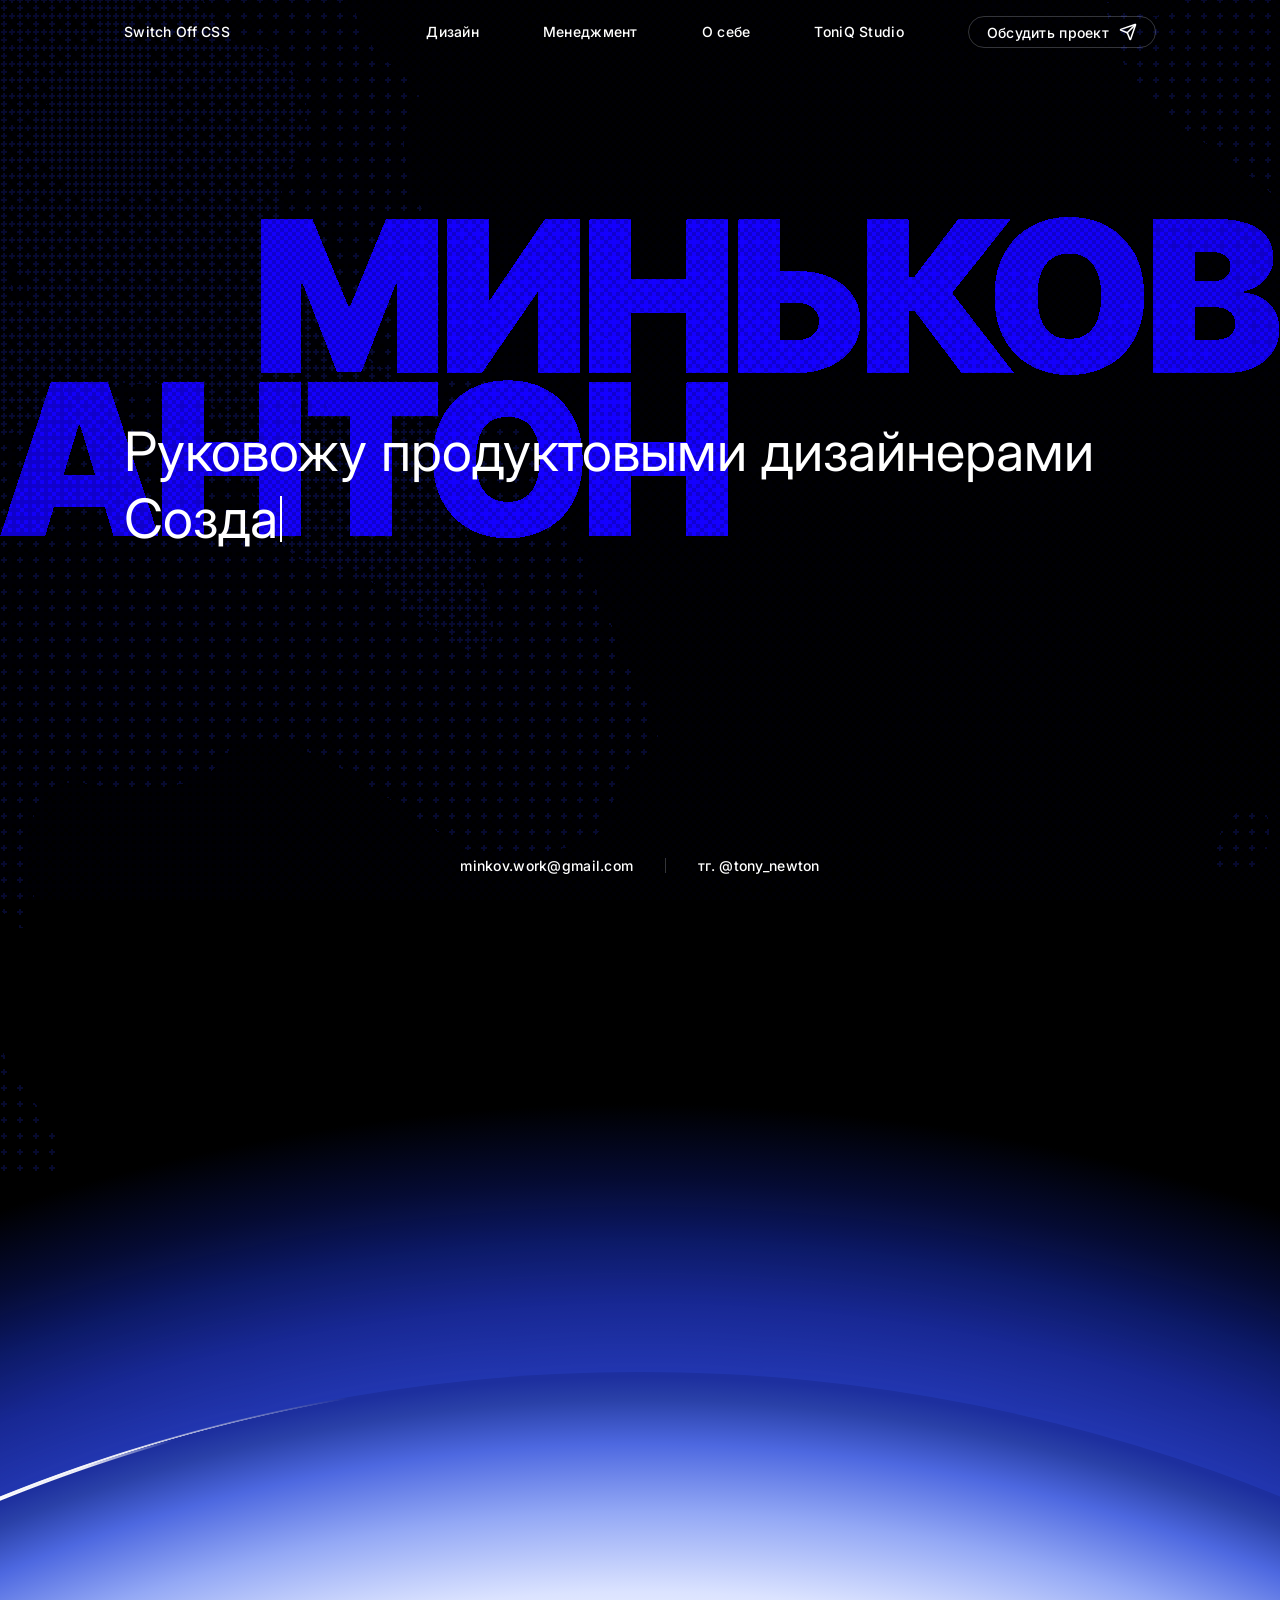
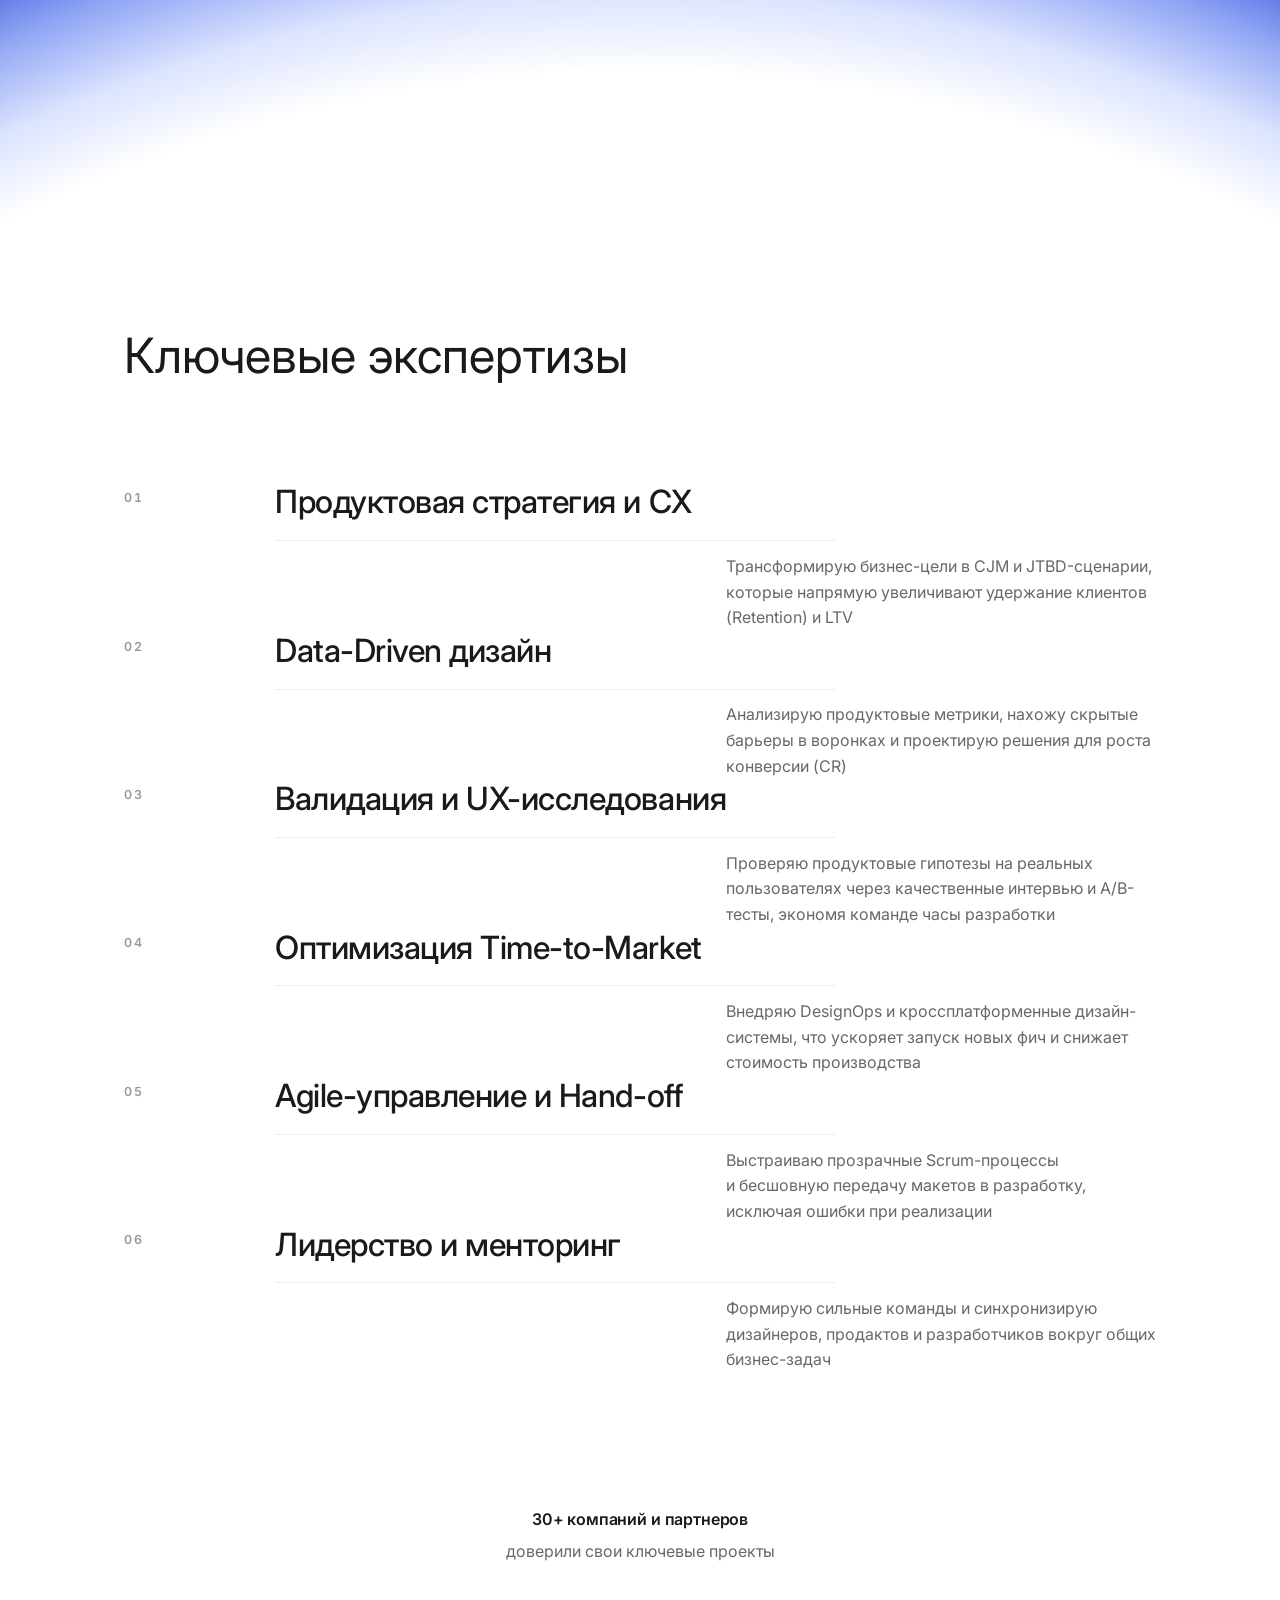
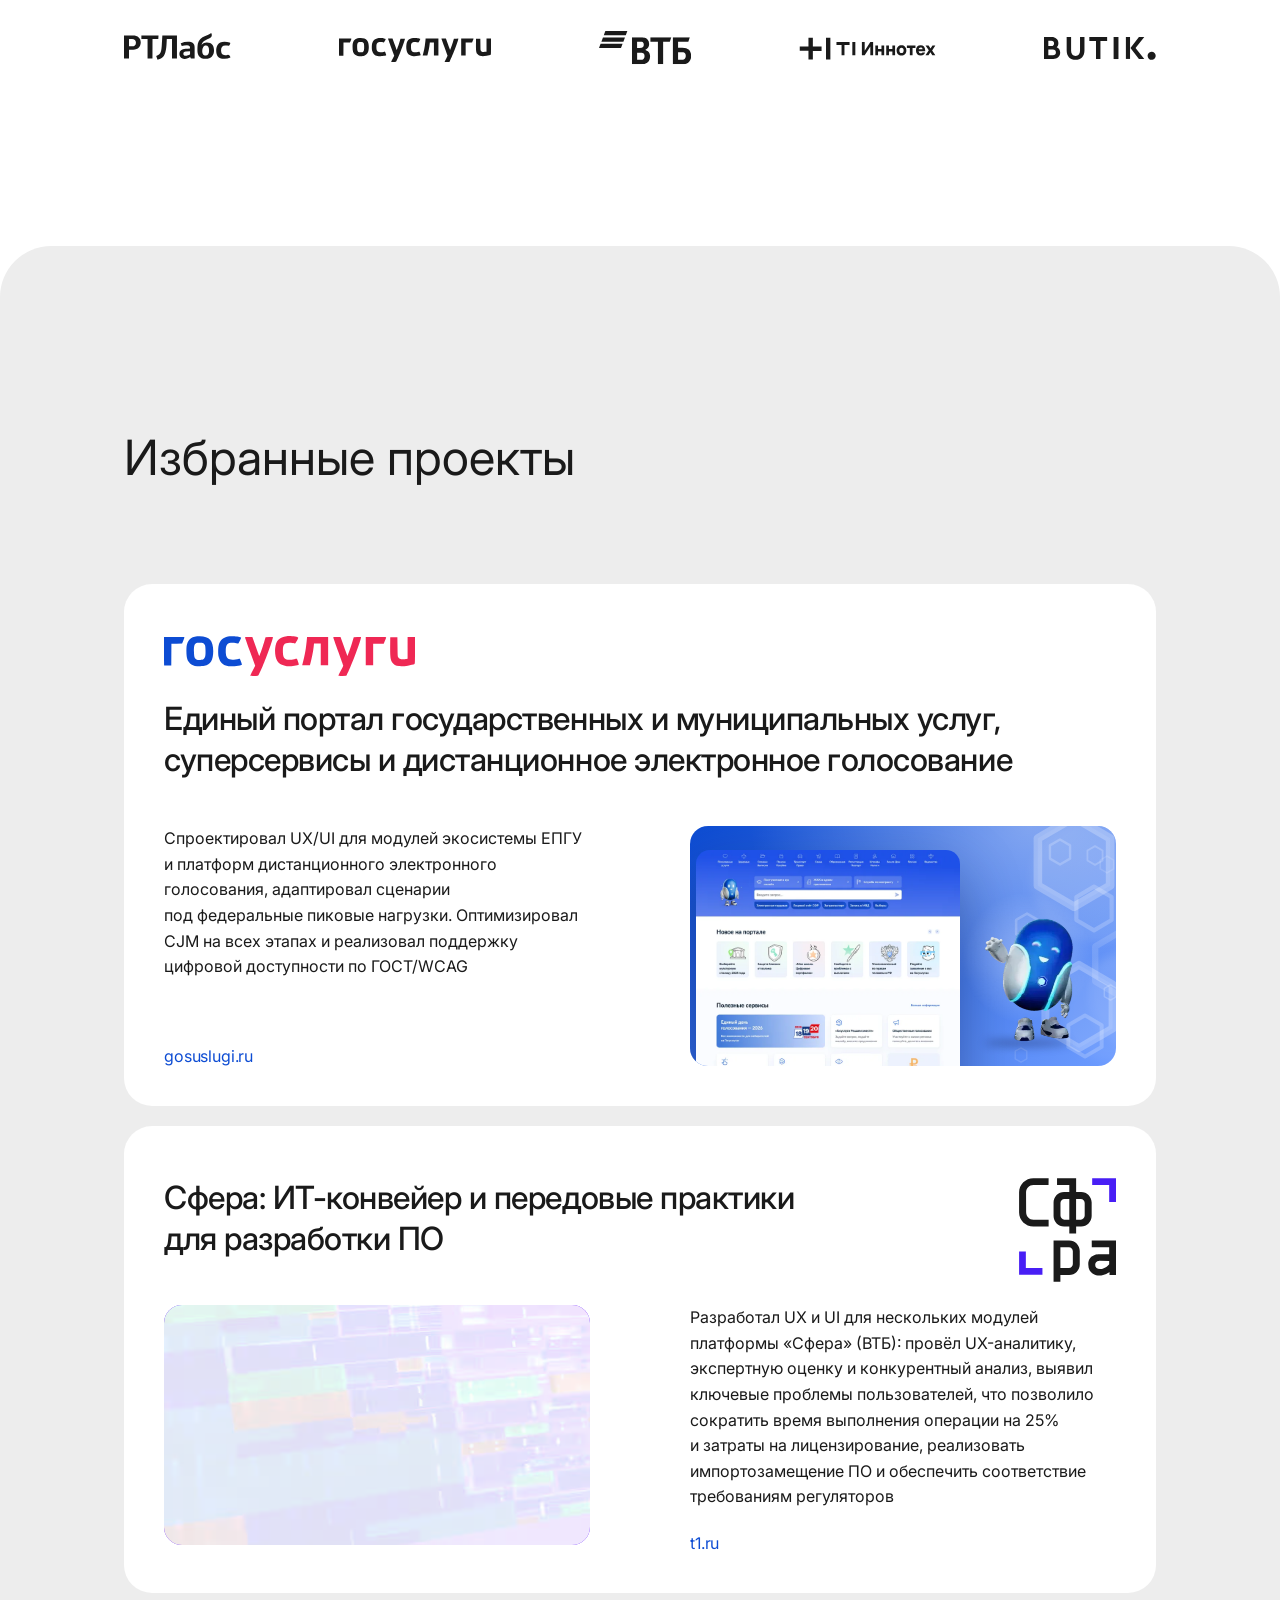
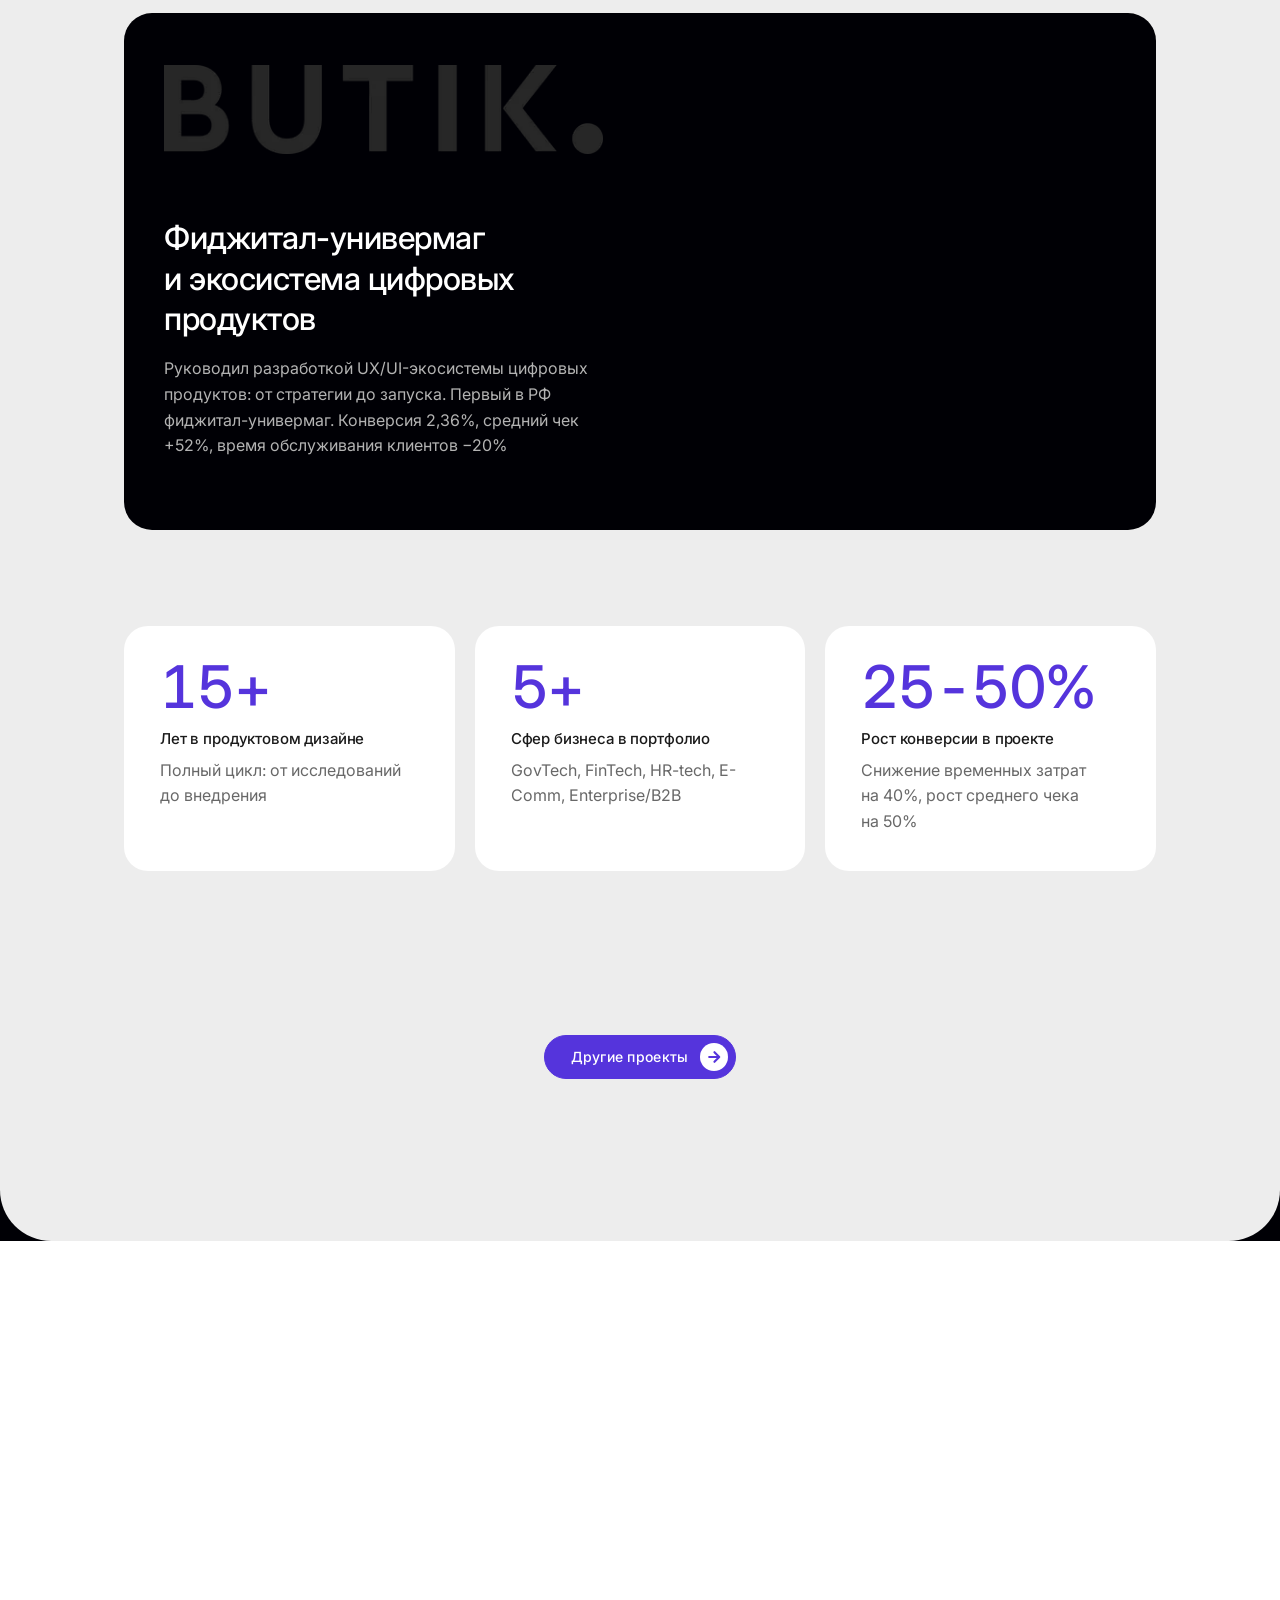
<file: index.html>
<!DOCTYPE html>
<html lang="ru">
<head>
<meta charset="UTF-8">
<meta name="viewport" content="width=device-width, initial-scale=1.0">
<title>Антон Миньков — Портфолио</title>
<meta name="description" content="Head of Product Design / Product Design Lead. Проектирую сложные цифровые экосистемы: госсервисы, FinTech, E-commerce. 19+ лет опыта.">
<link rel="icon" href="data:image/svg+xml,%3Csvg xmlns='http://www.w3.org/2000/svg' viewBox='0 0 64 64'%3E%3Crect width='64' height='64' rx='14' fill='%237566F6'/%3E%3Ctext x='32' y='44' font-size='30' font-family='Arial' font-weight='700' fill='white' text-anchor='middle'%3EAM%3C/text%3E%3C/svg%3E">
<link rel="preconnect" href="https://fonts.googleapis.com">
<link rel="preconnect" href="https://fonts.gstatic.com" crossorigin>
<link href="https://fonts.googleapis.com/css2?family=Inter:wght@400;500;600;700;800&display=swap" rel="stylesheet">
<link rel="stylesheet" href="assets/css/style.css?v=76">
</head>
<body class="home">

<svg class="key-defs" aria-hidden="true" focusable="false" width="0" height="0">
	<mask id="btn-arrow-mask" maskUnits="userSpaceOnUse" x="0" y="0" width="32" height="32">
		<rect x="0" y="0" width="32" height="32" fill="#fff"/>
		<path d="M10.5 16H21M16.5 10.5L22 16l-5.5 5.5" fill="none" stroke="#000" stroke-width="2.4" stroke-linecap="round" stroke-linejoin="round"/>
	</mask>
</svg>

<header class="navbar" id="navbar">
	<nav class="nav">
		<a class="logo" href="index.html">Антон Миньков</a>
		<a class="logo-alt" href="switch-off-css.html">Switch Off CSS</a>
		<div class="menu">
			<a href="design.html">Дизайн</a>
			<a href="management.html">Менеджмент</a>
			<a href="kontakty.html">О себе</a>
			<a class="toniq-link" href="toniq-studio.html"><span class="toniq-text">ToniQ Studio</span><span class="toniq-bubbles" aria-hidden="true"><i></i><i></i><i></i><i></i><i></i><i></i><i></i><i></i><i></i><i></i><i></i><i></i><i></i><i></i><i></i><i></i><i></i><i></i><i></i><i></i><i></i><i></i><i></i><i></i><i></i><i></i><i></i><i></i><i></i><i></i><i></i><i></i><i></i><i></i></span></a>
		</div>
		<a class="nav-cta" href="kontakty.html"><span>Обсудить проект</span><span class="nav-cta-icon" aria-hidden="true"><svg viewBox="0 0 24 24" focusable="false"><path d="M14.536 21.686a.5.5 0 0 0 .937-.024l6.5-19a.496.496 0 0 0-.635-.635l-19 6.5a.5.5 0 0 0-.024.937l7.93 3.18a2 2 0 0 1 1.112 1.11z"/><path d="m21.854 2.147-10.94 10.939"/></svg><svg viewBox="0 0 24 24" focusable="false"><path d="M14.536 21.686a.5.5 0 0 0 .937-.024l6.5-19a.496.496 0 0 0-.635-.635l-19 6.5a.5.5 0 0 0-.024.937l7.93 3.18a2 2 0 0 1 1.112 1.11z"/><path d="m21.854 2.147-10.94 10.939"/></svg></span></a>
	</nav>
	<button class="hamburger" id="hamburger" aria-label="Меню"><span></span></button>
</header>

<div class="overlay">
	<a href="design.html">Дизайн</a>
	<a href="management.html">Менеджмент</a>
	<a href="kontakty.html">О себе</a>
	<a href="toniq-studio.html">ToniQ Studio</a>
</div>

<main>
	<section class="hero" id="top">
		<div class="hero-bg" aria-hidden="true">
			<svg class="hero-liquid-fallback" id="heroLiquidLogo" viewBox="0 0 1694 426" preserveAspectRatio="xMidYMid meet">
				<path d="M59.6591 422.42H0L67.2159 218.784H142.784L210 422.42H150.341L105.795 274.864H104.205L59.6591 422.42ZM48.5227 342.08H160.682V383.443H48.5227V342.08Z"/>
				<path d="M214.813 422.42V218.784H270.097V298.33H343.279V218.784H398.563V422.42H343.279V342.875H270.097V422.42H214.813Z"/>
				<path d="M407.445 263.33V218.784H579.433V263.33H518.183V422.42H463.695V263.33H407.445Z"/>
				<path d="M771.142 320.602C771.142 343.273 766.734 362.397 757.917 377.974C749.101 393.486 737.202 405.252 722.221 413.273C707.24 421.227 690.536 425.205 672.108 425.205C653.547 425.205 636.776 421.194 621.795 413.173C606.881 405.086 595.015 393.287 586.199 377.776C577.449 362.198 573.074 343.14 573.074 320.602C573.074 297.932 577.449 278.841 586.199 263.33C595.015 247.752 606.881 235.986 621.795 228.031C636.776 220.01 653.547 216 672.108 216C690.536 216 707.24 220.01 722.221 228.031C737.202 235.986 749.101 247.752 757.917 263.33C766.734 278.841 771.142 297.932 771.142 320.602ZM714.267 320.602C714.267 308.405 712.643 298.131 709.395 289.778C706.213 281.36 701.473 274.996 695.176 270.688C688.945 266.312 681.256 264.125 672.108 264.125C662.96 264.125 655.237 266.312 648.94 270.688C642.709 274.996 637.969 281.36 634.721 289.778C631.54 298.131 629.949 308.405 629.949 320.602C629.949 332.799 631.54 343.107 634.721 351.526C637.969 359.878 642.709 366.241 648.94 370.616C655.237 374.925 662.96 377.08 672.108 377.08C681.256 377.08 688.945 374.925 695.176 370.616C701.473 366.241 706.213 359.878 709.395 351.526C712.643 343.107 714.267 332.799 714.267 320.602Z"/>
				<path d="M779.921 422.42V218.784H835.205V298.33H908.387V218.784H963.671V422.42H908.387V342.875H835.205V422.42H779.921Z"/>
				<path d="M344.791 2.78409H413.598L460.927 118.125H463.314L510.643 2.78409H579.45V206.42H525.359V88.6932H523.768L478.427 204.83H445.814L400.473 87.8977H398.882V206.42H344.791V2.78409Z"/>
				<path d="M591.65 2.78409H646.934V109.375H648.525L720.912 2.78409H767.844V206.42H712.559V99.4318H711.366L637.787 206.42H591.65V2.78409Z"/>
				<path d="M779.994 206.42V2.78409H835.278V82.3295H908.46V2.78409H963.744V206.42H908.46V126.875H835.278V206.42H779.994Z"/>
				<path d="M1010.99 71.1932H1053.15C1070.32 71.1932 1085.3 73.9441 1098.1 79.446C1110.96 84.9479 1120.93 92.7036 1128.03 102.713C1135.18 112.723 1138.73 124.489 1138.66 138.011C1138.73 151.534 1135.18 163.433 1128.03 173.707C1120.93 183.982 1110.96 192.003 1098.1 197.77C1085.3 203.537 1070.32 206.42 1053.15 206.42H977.187V2.78409H1032.47V163.068H1053.15C1059.85 163.068 1065.45 161.974 1069.96 159.787C1074.53 157.599 1077.98 154.583 1080.3 150.739C1082.68 146.894 1083.84 142.519 1083.78 137.614C1083.84 130.653 1081.26 124.886 1076.02 120.313C1070.79 115.672 1063.16 113.352 1053.15 113.352H1010.99V71.1932Z"/>
				<path d="M1272.62 206.42L1210.17 124.091H1202.42V206.42H1147.13V2.78409H1202.42V79.5455H1209.58L1268.04 2.78409H1337.65L1260.09 100.625L1342.02 206.42H1272.62Z"/>
				<path d="M1514.28 104.602C1514.28 127.273 1509.87 146.397 1501.06 161.974C1492.24 177.486 1480.34 189.252 1465.36 197.273C1450.38 205.227 1433.68 209.205 1415.25 209.205C1396.69 209.205 1379.92 205.194 1364.94 197.173C1350.02 189.086 1338.16 177.287 1329.34 161.776C1320.59 146.198 1316.21 127.14 1316.21 104.602C1316.21 81.9318 1320.59 62.8409 1329.34 47.3296C1338.16 31.7519 1350.02 19.9858 1364.94 12.0312C1379.92 4.01042 1396.69 0 1415.25 0C1433.68 0 1450.38 4.01042 1465.36 12.0312C1480.34 19.9858 1492.24 31.7519 1501.06 47.3296C1509.87 62.8409 1514.28 81.9318 1514.28 104.602ZM1457.41 104.602C1457.41 92.4053 1455.78 82.1307 1452.54 73.7784C1449.35 65.3599 1444.61 58.9962 1438.32 54.6875C1432.09 50.3125 1424.4 48.125 1415.25 48.125C1406.1 48.125 1398.38 50.3125 1392.08 54.6875C1385.85 58.9962 1381.11 65.3599 1377.86 73.7784C1374.68 82.1307 1373.09 92.4053 1373.09 104.602C1373.09 116.799 1374.68 127.107 1377.86 135.526C1381.11 143.878 1385.85 150.241 1392.08 154.616C1398.38 158.925 1406.1 161.08 1415.25 161.08C1424.4 161.08 1432.09 158.925 1438.32 154.616C1444.61 150.241 1449.35 143.878 1452.54 135.526C1455.78 127.107 1457.41 116.799 1457.41 104.602Z"/>
				<path d="M1525.86 206.42V2.78409H1614.16C1629.67 2.78409 1642.69 4.87216 1653.23 9.0483C1663.84 13.2244 1671.83 19.1241 1677.2 26.7472C1682.63 34.3703 1685.35 43.3523 1685.35 53.6932C1685.35 61.1837 1683.69 68.0114 1680.38 74.1761C1677.13 80.3409 1672.56 85.5114 1666.66 89.6875C1660.76 93.7974 1653.86 96.6477 1645.97 98.2386V100.227C1654.72 100.559 1662.68 102.779 1669.84 106.889C1677 110.933 1682.7 116.534 1686.94 123.693C1691.18 130.786 1693.3 139.138 1693.3 148.75C1693.3 159.886 1690.39 169.796 1684.55 178.48C1678.79 187.164 1670.57 193.991 1659.9 198.963C1649.22 203.935 1636.5 206.42 1621.71 206.42H1525.86ZM1581.15 162.273H1607C1616.28 162.273 1623.24 160.549 1627.88 157.102C1632.52 153.589 1634.84 148.419 1634.84 141.591C1634.84 136.818 1633.74 132.775 1631.56 129.46C1629.37 126.146 1626.25 123.627 1622.21 121.903C1618.23 120.18 1613.43 119.318 1607.79 119.318H1581.15V162.273ZM1581.15 85.1136H1603.82C1608.65 85.1136 1612.93 84.3513 1616.64 82.8267C1620.35 81.3021 1623.24 79.1146 1625.29 76.2642C1627.41 73.3475 1628.47 69.8011 1628.47 65.625C1628.47 59.3276 1626.22 54.5218 1621.71 51.2074C1617.21 47.8267 1611.51 46.1364 1604.61 46.1364H1581.15V85.1136Z"/>
			</svg>
			<canvas id="heroLiquid" aria-hidden="true"></canvas>
		</div>

		<h1 class="sr-only">Антон Миньков</h1>

		<p class="hero-lead">
			<span class="hero-lead-big">Руковожу продуктовыми дизайнерами</span>
			<span class="hero-lead-big">Создаю работающий UX/UI для сервисов</span>
			<span class="hero-lead-big">Решаю сложные задачи бизнеса<br><a class="hero-lead-link" href="kontakty.html"><span class="hero-lead-tw">Обсудить проект</span><span class="hero-lead-caret" aria-hidden="true"></span></a></span>
		</p>

		<div class="hero-bottom">
			<div class="hero-contacts">
				<a class="contact-link" href="mailto:minkov.work@gmail.com">minkov.work@gmail.com</a>
				<span class="contact-sep" aria-hidden="true"></span>
				<a class="contact-link contact-link--tg" href="https://t.me/tony_newton" target="_blank" rel="noopener">
					<span>тг. @tony_newton</span>
					<span class="contact-qr" aria-hidden="true">
						<img src="assets/img/telegram-qr.svg" alt="" width="148" height="148">
					</span>
				</a>
			</div>
		</div>
	</section>

	<section class="expertise" id="expertise">
		<div class="seam" aria-hidden="true">
			<canvas class="seam-crosses" id="seamCrosses"></canvas>
			<span class="seam-veil"></span>
			<span class="seam-line"></span>
			<span class="seam-glint"><i></i></span>
		</div>

		<div class="container">
			<section class="xi" aria-labelledby="xi-title">
				<div class="xi-head reveal">
					<h2 class="xi-title sec-title" id="xi-title">Ключевые экспертизы</h2>
				</div>

				<ol class="xi-list">
					<li class="xi-row reveal">
						<span class="xi-num xi-fill" aria-hidden="true">01</span>
						<h3 class="xi-label"><span class="xi-fill">Продуктовая стратегия и&nbsp;CX</span></h3>
						<p class="xi-desc xi-fill">Трансформирую бизнес-цели в&nbsp;CJM и&nbsp;JTBD-сценарии, которые напрямую увеличивают удержание клиентов (Retention) и&nbsp;LTV</p>
					</li>
					<li class="xi-row reveal">
						<span class="xi-num xi-fill" aria-hidden="true">02</span>
						<h3 class="xi-label"><span class="xi-fill">Data-Driven дизайн</span></h3>
						<p class="xi-desc xi-fill">Анализирую продуктовые метрики, нахожу скрытые барьеры в&nbsp;воронках и&nbsp;проектирую решения для&nbsp;роста конверсии (CR)</p>
					</li>
					<li class="xi-row reveal">
						<span class="xi-num xi-fill" aria-hidden="true">03</span>
						<h3 class="xi-label"><span class="xi-fill">Валидация и&nbsp;UX-исследования</span></h3>
						<p class="xi-desc xi-fill">Проверяю продуктовые гипотезы на&nbsp;реальных пользователях через качественные интервью и&nbsp;A/B-тесты, экономя команде часы разработки</p>
					</li>
					<li class="xi-row reveal">
						<span class="xi-num xi-fill" aria-hidden="true">04</span>
						<h3 class="xi-label"><span class="xi-fill">Оптимизация Time-to-Market</span></h3>
						<p class="xi-desc xi-fill">Внедряю DesignOps и&nbsp;кроссплатформенные дизайн-системы, что ускоряет запуск новых фич и&nbsp;снижает стоимость производства</p>
					</li>
					<li class="xi-row reveal">
						<span class="xi-num xi-fill" aria-hidden="true">05</span>
						<h3 class="xi-label"><span class="xi-fill">Agile-управление и&nbsp;Hand-off</span></h3>
						<p class="xi-desc xi-fill">Выстраиваю прозрачные Scrum-процессы и&nbsp;бесшовную передачу макетов в&nbsp;разработку, исключая ошибки при&nbsp;реализации</p>
					</li>
					<li class="xi-row reveal">
						<span class="xi-num xi-fill" aria-hidden="true">06</span>
						<h3 class="xi-label"><span class="xi-fill">Лидерство и&nbsp;менторинг</span></h3>
						<p class="xi-desc xi-fill">Формирую сильные команды и&nbsp;синхронизирую дизайнеров, продактов и&nbsp;разработчиков вокруг общих бизнес-задач</p>
					</li>
				</ol>
			</section>

			<div class="clients" id="clients">
				<h3 class="clients-title reveal"><strong class="clients-title-strong">30+ компаний и партнеров</strong><br><span class="clients-title-sub">доверили свои ключевые проекты</span></h3>

				<div class="clients-stage" role="img" aria-label="Логотипы компаний-клиентов">
					<div class="clients-row">
						<img src="assets/img/clients/01.svg" alt="" loading="lazy" decoding="async">
						<img src="assets/img/clients/02.svg" alt="" loading="lazy" decoding="async">
						<img src="assets/img/clients/03.svg" alt="" loading="lazy" decoding="async">
						<img src="assets/img/clients/04.svg" alt="" loading="lazy" decoding="async">
						<img src="assets/img/clients/05.svg" alt="" loading="lazy" decoding="async">
					</div>
					<div class="clients-row">
						<img src="assets/img/clients/06.svg" alt="" loading="lazy" decoding="async">
						<img src="assets/img/clients/07.svg" alt="" loading="lazy" decoding="async">
						<img src="assets/img/clients/08.svg" alt="" loading="lazy" decoding="async">
						<img src="assets/img/clients/09.svg" alt="" loading="lazy" decoding="async">
						<img src="assets/img/clients/10.svg" alt="" loading="lazy" decoding="async">
					</div>
					<div class="clients-row">
						<img src="assets/img/clients/11.svg" alt="" loading="lazy" decoding="async">
						<img src="assets/img/clients/12.svg" alt="" loading="lazy" decoding="async">
						<img src="assets/img/clients/13.svg" alt="" loading="lazy" decoding="async">
						<img src="assets/img/clients/14.svg" alt="" loading="lazy" decoding="async">
						<img src="assets/img/clients/15.svg" alt="" loading="lazy" decoding="async">
					</div>
				</div>
			</div>

		</div>
	</section>

	<section class="pcards" id="cases">
		<div class="container">
			<div class="ex-head reveal">
				<h2 class="ex-title sec-title">Избранные проекты</h2>
			</div>

			<div class="pcards-grid">

				<article class="pcard pcard--wide pcard--gosuslugi reveal">
					<div class="pcard-link">
						<img class="pcard-logo pcard-logo--gosuslugi" src="assets/logos/gosuslugi.svg" alt="Госуслуги" width="230" height="36" loading="lazy" decoding="async">
						<h3 class="pcard-title">Единый портал государственных и&nbsp;муниципальных услуг,<br>суперсервисы и&nbsp;дистанционное электронное голосование</h3>
						<p class="pcard-desc">Спроектировал UX/UI для&nbsp;модулей экосистемы ЕПГУ и&nbsp;платформ дистанционного электронного голосования, адаптировал сценарии под&nbsp;федеральные пиковые нагрузки. Оптимизировал CJM на&nbsp;всех этапах и&nbsp;реализовал поддержку цифровой доступности по&nbsp;ГОСТ/WCAG</p>
						<span class="pcard-media">
							<span class="cover-art art-gosuslugi" style="--bg:linear-gradient(135deg,#0D4CD3 0%,#6D9CFF 100%);">
								<span class="art-bg" style="background:linear-gradient(135deg,#0D4CD3 0%,#6D9CFF 100%);"></span>
								<span class="gs-blob"></span>
								<span class="gs-blob2"></span>
								<span class="gs-blob3"></span>
								<span class="gs-hex h1"></span>
								<span class="gs-hex h2 f"></span>
								<span class="gs-hex h3 dim"></span>
								<span class="gs-hex h4"></span>
								<span class="gs-hex h5"></span>
								<span class="gs-hex h6 dim"></span>
								<span class="gs-hex h7 f"></span>
								<span class="gs-hex h8"></span>
								<span class="gs-hex h9"></span>
								<span class="gs-hex h10 dim"></span>
								<span class="gs-hex h11"></span>
								<span class="gs-hex h12 dim"></span>
								<img class="gs-ui" src="assets/img/gosuslugi-ui.webp" alt="" aria-hidden="true" loading="lazy" decoding="async">
								<span class="max-glow"></span>
								<span class="max-shadow"></span>
								<picture>
									<source media="(prefers-reduced-motion: reduce)" srcset="assets/img/max-greet.webp">
									<img class="max-robot max-robot--live" src="assets/img/max-anim.webp" alt="" aria-hidden="true" loading="lazy" decoding="async">
								</picture>
								<span class="max-spark s1" aria-hidden="true"></span>
								<span class="max-spark s2" aria-hidden="true"></span>
								<span class="max-spark s3" aria-hidden="true"></span>
								<span class="max-spark s4" aria-hidden="true"></span>
								<span class="max-spark s5" aria-hidden="true"></span>
								<span class="max-spark s6" aria-hidden="true"></span>
							</span>
						</span>
						<a class="pcard-domain pcard-domain--ext" href="https://www.gosuslugi.ru/" target="_blank" rel="noopener">gosuslugi.ru</a>
						<a class="pcard-stretch" href="design.html#gosuslugi" aria-label="Госуслуги — смотреть проект"></a>
					</div>
				</article>

				<article class="pcard pcard--wide pcard--sfera reveal">
					<div class="pcard-link">
						<img class="pcard-logo pcard-logo--sfera" src="assets/logos/sfera.svg" alt="Сфера" width="88" height="95" loading="lazy" decoding="async">
						<h3 class="pcard-title">Сфера: ИТ-конвейер и&nbsp;передовые практики<br>для&nbsp;разработки ПО</h3>
						<span class="pcard-media">
							<span class="cover-art sfera-video-cover">
								<video class="sfera-video" poster="assets/video/sfera-poster.webp" muted loop playsinline preload="none" aria-hidden="true">
									<source data-src="assets/video/sfera-720p.webm" type="video/webm">
								</video>
							</span>
						</span>
						<p class="pcard-desc">Разработал UX и&nbsp;UI для&nbsp;нескольких&nbsp;модулей платформы «Сфера» (ВТБ): провёл UX-аналитику, экспертную оценку и&nbsp;конкурентный анализ, выявил ключевые проблемы пользователей, что позволило сократить время выполнения операции на&nbsp;<span class="num">25%</span> и&nbsp;затраты на&nbsp;лицензирование, реализовать импортозамещение ПО и&nbsp;обеспечить соответствие требованиям регуляторов</p>
						<a class="pcard-domain pcard-domain--ext" href="https://www.t1.ru/products/platforma-sfera" target="_blank" rel="noopener">t1.ru</a>
						<a class="pcard-stretch" href="design.html#sfera" aria-label="Сфера — смотреть проект"></a>
					</div>
				</article>

				<article class="pcard pcard--butik reveal">
					<a class="pcard-link" href="design.html#butik">
						<img class="pcard-bigmark" src="assets/logos/butik.webp" alt="" aria-hidden="true" width="174" height="35" loading="lazy" decoding="async">
						<h3 class="pcard-title">Фиджитал-универмаг и&nbsp;экосистема цифровых продуктов</h3>
						<p class="pcard-desc">Руководил разработкой UX/UI-экосистемы цифровых продуктов: от&nbsp;стратегии до&nbsp;запуска. Первый в&nbsp;РФ фиджитал-универмаг. Конверсия 2,36%, средний чек +52%, время обслуживания клиентов −20%</p>
						<span class="pcard-media">
							<span class="cover-art art-butik art-butik--clear">
								<span class="butik-slides">
									<img src="assets/img/foto/f01.webp" alt="" aria-hidden="true" loading="lazy" decoding="async">
									<img src="assets/img/foto/f02.webp" alt="" aria-hidden="true" loading="lazy" decoding="async">
									<img src="assets/img/foto/f03.webp" alt="" aria-hidden="true" loading="lazy" decoding="async">
									<img src="assets/img/foto/f04.webp" alt="" aria-hidden="true" loading="lazy" decoding="async">
									<img src="assets/img/foto/f05.webp" alt="" aria-hidden="true" loading="lazy" decoding="async">
									<img src="assets/img/foto/f06.webp" alt="" aria-hidden="true" loading="lazy" decoding="async">
									<img src="assets/img/foto/f07.webp" alt="" aria-hidden="true" loading="lazy" decoding="async">
									<img src="assets/img/foto/f08.webp" alt="" aria-hidden="true" loading="lazy" decoding="async">
									<img src="assets/img/foto/f09.webp" alt="" aria-hidden="true" loading="lazy" decoding="async">
									<img src="assets/img/foto/f10.webp" alt="" aria-hidden="true" loading="lazy" decoding="async">
									<img src="assets/img/foto/f11.webp" alt="" aria-hidden="true" loading="lazy" decoding="async">
									<img src="assets/img/foto/f12.webp" alt="" aria-hidden="true" loading="lazy" decoding="async">
									<img src="assets/img/foto/f13.webp" alt="" aria-hidden="true" loading="lazy" decoding="async">
									<img src="assets/img/foto/f14.webp" alt="" aria-hidden="true" loading="lazy" decoding="async">
								</span>
								<span class="butik-veil" aria-hidden="true"></span>
							</span>
						</span>
					</a>
				</article>

			</div>

			<div class="stats reveal">
				<div class="stats-row">
					<div class="stat">
						<p class="stat-num" data-count="15" data-suffix="+">15+</p>
						<p class="stat-label">Лет в&nbsp;продуктовом дизайне</p>
						<p class="stat-note">Полный цикл: от&nbsp;исследований до&nbsp;внедрения</p>
					</div>
					<div class="stat">
						<p class="stat-num" data-count="5" data-suffix="+">5+</p>
						<p class="stat-label">Сфер бизнеса в&nbsp;портфолио</p>
						<p class="stat-note">GovTech, FinTech, HR-tech, E-Comm, Enterprise/B2B</p>
					</div>
					<div class="stat">
						<p class="stat-num" data-count="25" data-suffix="-50%">25-50%</p>
						<p class="stat-label">Рост конверсии в&nbsp;проекте</p>
						<p class="stat-note">Снижение временных затрат на&nbsp;40%, рост среднего чека на&nbsp;50%</p>
					</div>
				</div>
			</div>

			<div class="ex-all-wrap reveal">
				<a class="ex-all" href="design.html"><span>Другие проекты</span><svg class="btn-arrow" viewBox="0 0 32 32" aria-hidden="true" focusable="false"><defs><mask id="ba-fly-1" maskUnits="userSpaceOnUse" x="0" y="0" width="32" height="32"><rect x="0" y="0" width="32" height="32" fill="#fff"/><path class="fly-out" d="M10.5 16H21M16.5 10.5L22 16l-5.5 5.5" fill="none" stroke="#000" stroke-width="2.4" stroke-linecap="round" stroke-linejoin="round"/><path class="fly-in" d="M10.5 16H21M16.5 10.5L22 16l-5.5 5.5" fill="none" stroke="#000" stroke-width="2.4" stroke-linecap="round" stroke-linejoin="round"/></mask></defs><circle cx="16" cy="16" r="16" fill="currentColor" mask="url(#ba-fly-1)"/></svg></a>
			</div>
		</div>
	</section>

</main>

			<footer class="sfooter" id="contact">
		<div class="sfooter-inner">
			<div class="sfooter-top">
				<div class="sfooter-brand">
					<a class="sfooter-name" href="index.html">Антон Миньков</a>
					<p class="sfooter-role">Руководитель группы продуктового дизайна</p>
					<a class="nav-cta sfooter-cta" href="kontakty.html"><span>Обсудить проект</span><span class="nav-cta-icon" aria-hidden="true"><svg viewBox="0 0 24 24" focusable="false"><path d="M14.536 21.686a.5.5 0 0 0 .937-.024l6.5-19a.496.496 0 0 0-.635-.635l-19 6.5a.5.5 0 0 0-.024.937l7.93 3.18a2 2 0 0 1 1.112 1.11z"/><path d="m21.854 2.147-10.94 10.939"/></svg><svg viewBox="0 0 24 24" focusable="false"><path d="M14.536 21.686a.5.5 0 0 0 .937-.024l6.5-19a.496.496 0 0 0-.635-.635l-19 6.5a.5.5 0 0 0-.024.937l7.93 3.18a2 2 0 0 1 1.112 1.11z"/><path d="m21.854 2.147-10.94 10.939"/></svg></span></a>
				</div>
				<nav class="sfooter-nav" aria-label="Разделы сайта">
					<ul>
						<li><a href="design.html">Дизайн</a></li>
						<li><a href="management.html">Менеджмент</a></li>
						<li><a href="kontakty.html">О себе</a></li>
						<li><a class="toniq-link" href="toniq-studio.html"><span class="toniq-text">ToniQ Studio</span><span class="toniq-bubbles" aria-hidden="true"><i></i><i></i><i></i><i></i><i></i><i></i><i></i><i></i><i></i><i></i><i></i><i></i><i></i><i></i><i></i><i></i><i></i><i></i><i></i><i></i><i></i><i></i><i></i><i></i><i></i><i></i><i></i><i></i><i></i><i></i><i></i><i></i><i></i><i></i></span></a></li>
					</ul>
				</nav>
				<div class="sfooter-contact">
					<ul>
						<li><a href="mailto:minkov.work@gmail.com">minkov.work@gmail.com</a></li>
						<li><a href="https://t.me/tony_newton" target="_blank" rel="noopener">Telegram — @tony_newton</a></li>
					</ul>
					<span class="sfooter-qr">
						<img src="assets/img/telegram-qr.svg" alt="" width="112" height="112" loading="lazy" decoding="async">
					</span>
				</div>
			</div>
			<div class="sfooter-bottom">
				<p class="sfooter-copy">© <span class="sfooter-year">2026</span> ToniQ Studio</p>
				<p class="sfooter-tagline">Решаю задачи бизнеса, создавая эффективный пользовательский опыт</p>
			</div>
		</div>
	</footer>


<script src="assets/js/hero-liquid.js?v=2"></script>
<script src="assets/js/seam-crosses.js?v=4"></script>
<script src="assets/js/main.js?v=45"></script>
</body>
</html>
</file>
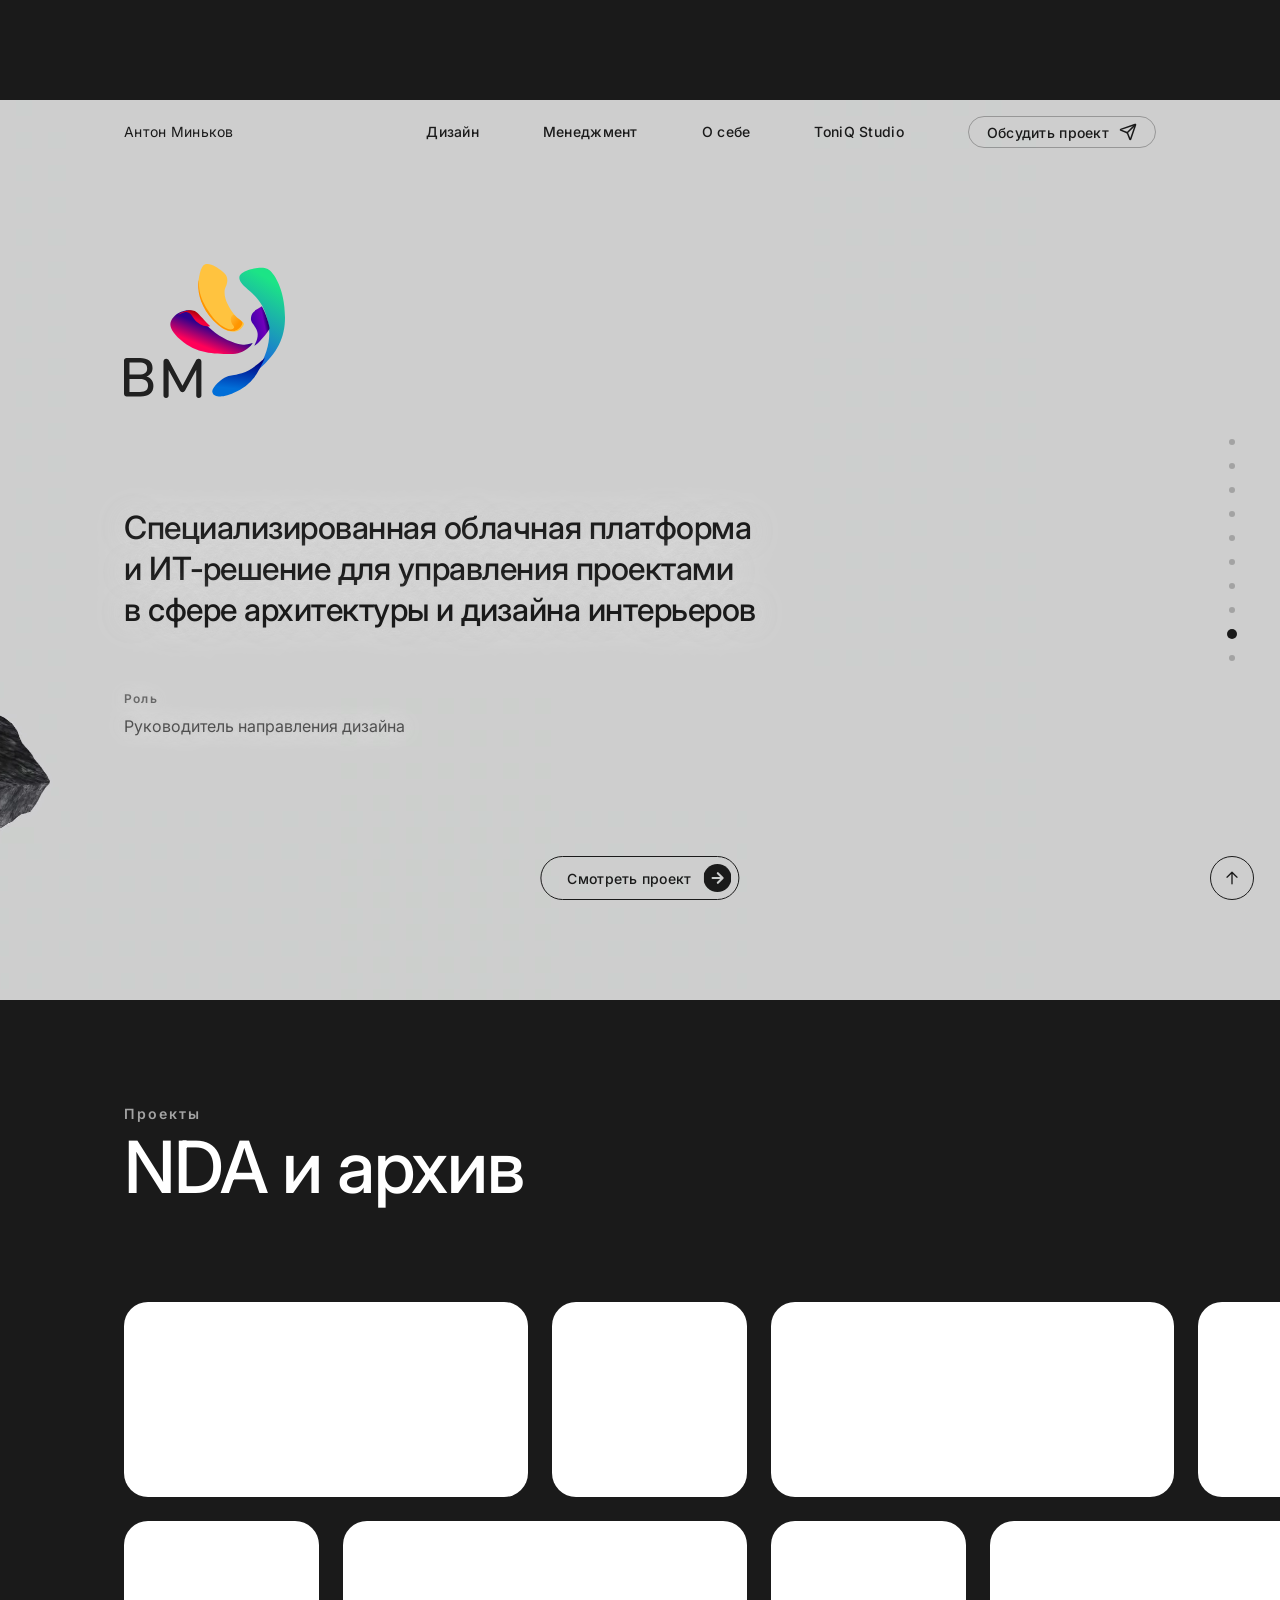
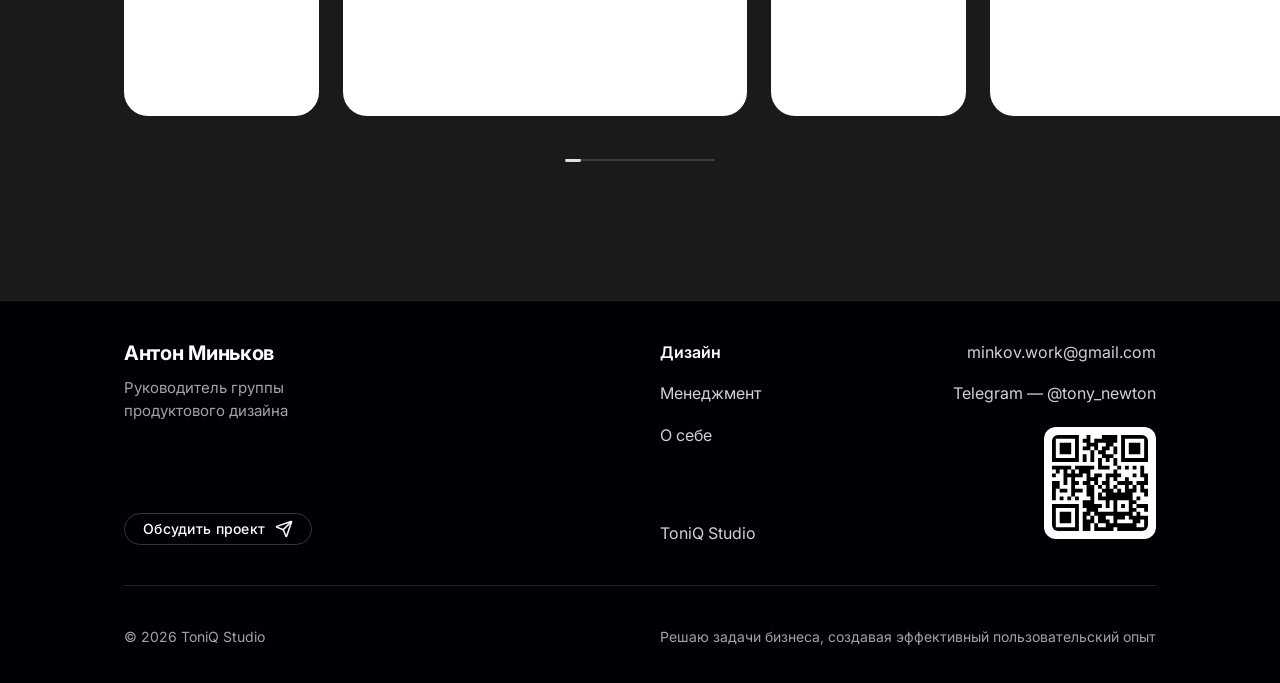
<file: design.html>
<!DOCTYPE html>
<html lang="ru" class="work">
<head>
<meta charset="UTF-8">
<meta name="viewport" content="width=device-width, initial-scale=1.0">
<title>Проекты — Антон Миньков</title>
<meta name="description" content="16 проектов: госсервисы, FinTech, e‑commerce, HR-tech, дизайн-системы.">
<link rel="icon" href="data:image/svg+xml,%3Csvg xmlns='http://www.w3.org/2000/svg' viewBox='0 0 64 64'%3E%3Crect width='64' height='64' rx='14' fill='%237566F6'/%3E%3Ctext x='32' y='44' font-size='30' font-family='Arial' font-weight='700' fill='white' text-anchor='middle'%3EAM%3C/text%3E%3C/svg%3E">
<link rel="preconnect" href="https://fonts.googleapis.com">
<link rel="preconnect" href="https://fonts.gstatic.com" crossorigin>
<link href="https://fonts.googleapis.com/css2?family=Inter:wght@400;500;600;700;800&display=swap" rel="stylesheet">
<link rel="stylesheet" href="assets/css/style.css?v=109">
<script>/* deep link: keep the page hidden until main.js jumps to the linked panel,
   so the top panel never flashes before the anchor settles */
if(/^#p\d+$/.test(location.hash)){document.documentElement.classList.add('work-init');}
setTimeout(function(){document.documentElement.classList.remove('work-init');},2500);</script>
</head>
<body class="work">

<svg class="key-defs" aria-hidden="true" focusable="false" width="0" height="0">
	<mask id="btn-arrow-mask" maskUnits="userSpaceOnUse" x="0" y="0" width="32" height="32">
		<rect x="0" y="0" width="32" height="32" fill="#fff"/>
		<path d="M10.5 16H21M16.5 10.5L22 16l-5.5 5.5" fill="none" stroke="#000" stroke-width="2.4" stroke-linecap="round" stroke-linejoin="round"/>
	</mask>
</svg>

<header class="navbar" id="navbar">
	<nav class="nav">
		<a class="logo" href="index.html">Антон Миньков</a>
		<a class="logo-alt" href="switch-off-css.html">Switch Off CSS</a>
		<div class="menu">
			<a href="design.html">Дизайн</a>
			<a href="management.html">Менеджмент</a>
			<a href="kontakty.html">О себе</a>
			<a class="toniq-link" href="toniq-studio.html"><span class="toniq-text">ToniQ Studio</span><span class="toniq-bubbles" aria-hidden="true"><i></i><i></i><i></i><i></i><i></i><i></i><i></i><i></i><i></i><i></i><i></i><i></i><i></i><i></i><i></i><i></i><i></i><i></i><i></i><i></i><i></i><i></i><i></i><i></i><i></i><i></i><i></i><i></i><i></i><i></i><i></i><i></i><i></i><i></i></span></a>
		</div>
		<a class="nav-cta" href="kontakty.html"><span>Обсудить проект</span><span class="nav-cta-icon" aria-hidden="true"><svg viewBox="0 0 24 24" focusable="false"><path d="M14.536 21.686a.5.5 0 0 0 .937-.024l6.5-19a.496.496 0 0 0-.635-.635l-19 6.5a.5.5 0 0 0-.024.937l7.93 3.18a2 2 0 0 1 1.112 1.11z"/><path d="m21.854 2.147-10.94 10.939"/></svg><svg viewBox="0 0 24 24" focusable="false"><path d="M14.536 21.686a.5.5 0 0 0 .937-.024l6.5-19a.496.496 0 0 0-.635-.635l-19 6.5a.5.5 0 0 0-.024.937l7.93 3.18a2 2 0 0 1 1.112 1.11z"/><path d="m21.854 2.147-10.94 10.939"/></svg></span></a>
	</nav>
	<button class="hamburger" id="hamburger" aria-label="Меню"><span></span></button>
</header>

<div class="overlay">
	<a href="design.html">Дизайн</a>
	<a href="management.html">Менеджмент</a>
	<a href="kontakty.html">О себе</a>
	<a href="toniq-studio.html">ToniQ Studio</a>
</div>

<main class="snap" id="snap">

	<section class="panel panel--intro" id="intro" style="--bg:#000005" aria-labelledby="introKicker t00">
		<span class="panel-bg" aria-hidden="true"></span>
		<div class="panel-inner">
			<div class="intro-copy">
				<p class="intro-kicker" id="introKicker">Дизайн</p>
				<h2 class="intro-title" id="t00">Компетенции</h2>
				<ol class="intro-skills">
					<li><span class="xi-fill">UX-исследования: интервью, юзабилити-тесты</span></li>
					<li><span class="xi-fill">Валидация гипотез: A/B-тесты</span></li>
					<li><span class="xi-fill">Продуктовая стратегия: CJM, JTBD, User Flow</span></li>
					<li><span class="xi-fill">Информационная архитектура</span></li>
					<li><span class="xi-fill">UX/UI: веб и мобильные продукты</span></li>
					<li><span class="xi-fill">Визуальный дизайн, анимация, иллюстрации</span></li>
					<li><span class="xi-fill">Фирменный стиль и брендинг</span></li>
					<li><span class="xi-fill">Прототипирование и дизайн-спеки</span></li>
					<li><span class="xi-fill">Дизайн-системы</span></li>
					<li><span class="xi-fill">Метрики продукта: retention, CR, North Star</span></li>
					<li><span class="xi-fill">Доступность: WCAG/ГОСТ</span></li>
					<li><span class="xi-fill">Контроль качества: дизайн-аудит и Design QA</span></li>
					<li><span class="xi-fill">ИИ-дизайн: ресёрч, интерфейсы, прототипы, контент</span></li>
					<li><span class="xi-fill">Разработка HTML/CSS и сайтов с ИИ</span></li>
				</ol>
			</div>
			<div class="panel-intro" aria-hidden="true">Design</div>
		</div>
		<button class="intro-scroll" id="introScroll" type="button" aria-label="Листать вниз">
			<svg viewBox="0 0 24 24" aria-hidden="true" focusable="false"><path d="M6 9l6 6 6-6"/></svg>
		</button>
	</section>

	<section class="panel panel--light" id="gosuslugi" style="--bg:#E5ECFB" aria-labelledby="t01">
		<span class="panel-bg" aria-hidden="true"></span>
		<div class="panel-inner">
			<div class="gs-monitor">
				<img class="gs-monitor-frame" src="assets/img/applemonitor.png" alt="" aria-hidden="true" loading="lazy" decoding="async">
				<div class="gs-screen">
					<div class="gs-content-clip">
					<div class="gs-content">
						<span class="panel-logo panel-logo--color"><img src="assets/logos/gosuslugi.svg" alt="Госуслуги" loading="lazy" decoding="async"></span>
						<h2 class="panel-title" id="t01">Единый портал государственных<br>и&nbsp;муниципальных услуг,<br>суперсервисы и&nbsp;дистанционное<br>электронное голосование</h2>
						<p class="panel-role-label">Роль</p>
						<p class="panel-role">Ведущий продуктовый дизайнер</p>
					</div>
					</div>
					<div class="gs-loader" aria-hidden="true">
						<span class="gs-loader-pulse">
							<svg xmlns="http://www.w3.org/2000/svg" viewBox="0 0 196.7 212.1">
							      <path fill-rule="evenodd" clip-rule="evenodd" fill="#1D67AD" d="M196.5,94.9c0-0.1,0-0.3,0-0.4c-0.2-5.1-0.4-9.7-0.7-13.4c0-0.2,0-0.5,0-0.7c0-0.1,0-0.3,0-0.4c0-0.4-0.1-0.7-0.1-1.1c0-0.2,0-0.3,0-0.4c-0.3-3.9-0.5-6.3-0.6-6.5c0-0.4-0.1-0.8-0.1-1.1c0-0.1,0-0.2,0-0.3c-0.1-0.7-0.2-1.3-0.4-2c0-0.1,0-0.2-0.1-0.3c-1.3-6.2-4.3-13-8.2-18.8c-0.1-0.2-0.2-0.4-0.3-0.6c-3.1-4.6-6.5-8.2-10.3-11c-0.5-0.4-12.7-9.4-28.1-18.5c-0.2-0.1-0.4-0.2-0.6-0.3h0C131.9,10.1,118.6,4,117.8,3.7c0,0,0,0,0,0c-0.9-0.4-1.9-0.8-2.9-1.1c-0.1,0-0.2-0.1-0.3-0.1c-0.5-0.2-0.9-0.3-1.4-0.4c-0.1,0-0.2-0.1-0.4-0.1c-1.5-0.4-3-0.8-4.6-1.1c-0.2,0-0.3-0.1-0.5-0.1c-0.5-0.1-0.9-0.1-1.4-0.2c-0.3,0-0.5-0.1-0.8-0.1c-0.4-0.1-0.9-0.1-1.3-0.1c-0.1,0-0.1,0-0.2,0c-0.1,0-0.2,0-0.4,0c-0.7-0.1-1.4-0.1-2.2-0.2c-0.1,0-0.3,0-0.4,0c-0.2,0-0.4,0-0.6,0c-0.2,0-0.5,0-0.7,0c-0.5,0-0.9,0-1.4,0c0,0,0,0,0,0s0,0,0,0c-0.5,0-0.9,0-1.4,0c-0.2,0-0.5,0-0.7,0c-0.2,0-0.4,0-0.6,0c-0.1,0-0.3,0-0.4,0c-0.7,0-1.4,0.1-2.2,0.2c-0.1,0-0.2,0-0.4,0c-0.1,0-0.1,0-0.2,0c-0.4,0-0.9,0.1-1.3,0.1c-0.3,0-0.5,0.1-0.8,0.1C90,0.6,89.5,0.7,89,0.8c-0.2,0-0.3,0.1-0.5,0.1c-1.6,0.3-3.2,0.6-4.6,1.1c-0.1,0-0.2,0.1-0.4,0.1c-0.5,0.1-0.9,0.3-1.4,0.4c-0.1,0-0.2,0.1-0.3,0.1c-1,0.3-2,0.7-2.9,1.1c0,0,0,0,0,0C78.1,4,64.8,10.1,49.6,19h0c-0.2,0.1-0.4,0.2-0.6,0.3C33.6,28.4,21.5,37.4,21,37.8c-3.8,2.8-7.2,6.4-10.3,11c-0.1,0.2-0.2,0.3-0.3,0.6C6.6,55.3,3.6,62,2.3,68.2c0,0.1,0,0.2-0.1,0.3c-0.1,0.7-0.3,1.4-0.4,2c0,0.1,0,0.2,0,0.3c-0.1,0.4-0.1,0.8-0.1,1.1c0,0.2-0.3,2.6-0.6,6.5c0,0.1,0,0.3,0,0.4C1,79.3,1,79.6,1,80c0,0.1,0,0.3,0,0.4c0,0.2,0,0.5,0,0.7c-0.3,3.7-0.5,8.2-0.7,13.4c0,0.1,0,0.3,0,0.4C0.1,98.4,0,102.1,0,106s0.1,7.7,0.2,11.2c0,0.1,0,0.3,0,0.4c0.2,5.1,0.4,9.7,0.7,13.4c0,0.2,0,0.5,0,0.7c0,0.1,0,0.3,0,0.4c0,0.4,0.1,0.7,0.1,1.1c0,0.2,0,0.3,0,0.4c0.3,3.9,0.5,6.3,0.6,6.5c0,0.4,0.1,0.8,0.1,1.1c0,0.1,0,0.2,0,0.3c0.1,0.7,0.2,1.3,0.4,2c0,0.1,0,0.2,0.1,0.3c1.3,6.2,4.3,13,8.2,18.8c0.1,0.2,0.1,0.4,0.2,0.5c3.1,4.6,6.5,8.2,10.3,11c0.5,0.4,12.7,9.4,28.1,18.5c0.8,0.5,1.6,1,2.5,1.4h0c14.3,8.2,26.6,13.8,27.3,14.2c0,0,0,0,0,0c0.9,0.4,1.9,0.8,2.9,1.1c0.1,0,0.3,0.1,0.4,0.1c0.4,0.1,0.9,0.3,1.3,0.4c0.1,0,0.3,0.1,0.4,0.1c1.5,0.4,3,0.8,4.6,1c0.2,0,0.4,0.1,0.5,0.1c0.5,0.1,0.9,0.1,1.4,0.2c0.3,0,0.5,0.1,0.8,0.1c0.4,0.1,0.9,0.1,1.3,0.2c0.1,0,0.1,0,0.2,0c0.1,0,0.2,0,0.3,0c0.7,0.1,1.5,0.1,2.2,0.2c0.1,0,0.3,0,0.4,0c0.2,0,0.4,0,0.6,0c0.2,0,0.5,0,0.7,0c0.5,0,0.9,0,1.4,0c0,0,0,0,0,0s0,0,0,0c0.5,0,0.9,0,1.4,0c0.2,0,0.5,0,0.7,0c0.2,0,0.4,0,0.6,0c0.1,0,0.3,0,0.4,0c0.7,0,1.5-0.1,2.2-0.2c0.1,0,0.2,0,0.3,0c0.1,0,0.1,0,0.2,0c0.4,0,0.9-0.1,1.3-0.2c0.3,0,0.5-0.1,0.8-0.1c0.5-0.1,0.9-0.1,1.4-0.2c0.2,0,0.4-0.1,0.5-0.1c1.6-0.3,3.1-0.6,4.6-1c0.1,0,0.3-0.1,0.4-0.1c0.5-0.1,0.9-0.3,1.3-0.4c0.1,0,0.3-0.1,0.4-0.1c1-0.3,2-0.7,2.9-1.1c0,0,0,0,0,0c0.8-0.3,13-5.9,27.3-14.2h0c0.8-0.5,1.6-0.9,2.5-1.4c15.5-9.1,27.6-18.1,28.1-18.5c3.8-2.8,7.2-6.4,10.3-11c0.1-0.2,0.2-0.3,0.2-0.5c3.9-5.8,6.9-12.5,8.2-18.8c0-0.1,0-0.2,0.1-0.3c0.1-0.7,0.3-1.4,0.4-2c0-0.1,0-0.2,0-0.3c0.1-0.4,0.1-0.8,0.1-1.1c0-0.2,0.3-2.6,0.6-6.5c0-0.1,0-0.3,0-0.4c0-0.4,0.1-0.7,0.1-1.1c0-0.1,0-0.3,0-0.4c0-0.2,0-0.5,0-0.7c0.3-3.7,0.5-8.2,0.7-13.4c0-0.1,0-0.3,0-0.4c0.1-3.5,0.2-7.3,0.2-11.2S196.6,98.4,196.5,94.9z"/>
							    </svg>
						</span>
						<span class="gs-loader-logo">
							<svg xmlns="http://www.w3.org/2000/svg" viewBox="0 0 196.7 212.1">
							      <path fill-rule="evenodd" clip-rule="evenodd" fill="#FFFFFF" d="M196.5,94.9c0-0.1,0-0.3,0-0.4c-0.2-5.1-0.4-9.7-0.7-13.4c0-0.2,0-0.5,0-0.7c0-0.1,0-0.3,0-0.4c0-0.4-0.1-0.7-0.1-1.1c0-0.2,0-0.3,0-0.4c-0.3-3.9-0.5-6.3-0.6-6.5c0-0.4-0.1-0.8-0.1-1.1c0-0.1,0-0.2,0-0.3c-0.1-0.7-0.2-1.3-0.4-2c0-0.1,0-0.2-0.1-0.3c-1.3-6.2-4.3-13-8.2-18.8c-0.1-0.2-0.2-0.4-0.3-0.6c-3.1-4.6-6.5-8.2-10.3-11c-0.5-0.4-12.7-9.4-28.1-18.5c-0.2-0.1-0.4-0.2-0.6-0.3h0C131.9,10.1,118.6,4,117.8,3.7c0,0,0,0,0,0c-0.9-0.4-1.9-0.8-2.9-1.1c-0.1,0-0.2-0.1-0.3-0.1c-0.5-0.2-0.9-0.3-1.4-0.4c-0.1,0-0.2-0.1-0.4-0.1c-1.5-0.4-3-0.8-4.6-1.1c-0.2,0-0.3-0.1-0.5-0.1c-0.5-0.1-0.9-0.1-1.4-0.2c-0.3,0-0.5-0.1-0.8-0.1c-0.4-0.1-0.9-0.1-1.3-0.1c-0.1,0-0.1,0-0.2,0c-0.1,0-0.2,0-0.4,0c-0.7-0.1-1.4-0.1-2.2-0.2c-0.1,0-0.3,0-0.4,0c-0.2,0-0.4,0-0.6,0c-0.2,0-0.5,0-0.7,0c-0.5,0-0.9,0-1.4,0c0,0,0,0,0,0s0,0,0,0c-0.5,0-0.9,0-1.4,0c-0.2,0-0.5,0-0.7,0c-0.2,0-0.4,0-0.6,0c-0.1,0-0.3,0-0.4,0c-0.7,0-1.4,0.1-2.2,0.2c-0.1,0-0.2,0-0.4,0c-0.1,0-0.1,0-0.2,0c-0.4,0-0.9,0.1-1.3,0.1c-0.3,0-0.5,0.1-0.8,0.1C90,0.6,89.5,0.7,89,0.8c-0.2,0-0.3,0.1-0.5,0.1c-1.6,0.3-3.2,0.6-4.6,1.1c-0.1,0-0.2,0.1-0.4,0.1c-0.5,0.1-0.9,0.3-1.4,0.4c-0.1,0-0.2,0.1-0.3,0.1c-1,0.3-2,0.7-2.9,1.1c0,0,0,0,0,0C78.1,4,64.8,10.1,49.6,19h0c-0.2,0.1-0.4,0.2-0.6,0.3C33.6,28.4,21.5,37.4,21,37.8c-3.8,2.8-7.2,6.4-10.3,11c-0.1,0.2-0.2,0.3-0.3,0.6C6.6,55.3,3.6,62,2.3,68.2c0,0.1,0,0.2-0.1,0.3c-0.1,0.7-0.3,1.4-0.4,2c0,0.1,0,0.2,0,0.3c-0.1,0.4-0.1,0.8-0.1,1.1c0,0.2-0.3,2.6-0.6,6.5c0,0.1,0,0.3,0,0.4C1,79.3,1,79.6,1,80c0,0.1,0,0.3,0,0.4c0,0.2,0,0.5,0,0.7c-0.3,3.7-0.5,8.2-0.7,13.4c0,0.1,0,0.3,0,0.4C0.1,98.4,0,102.1,0,106s0.1,7.7,0.2,11.2c0,0.1,0,0.3,0,0.4c0.2,5.1,0.4,9.7,0.7,13.4c0,0.2,0,0.5,0,0.7c0,0.1,0,0.3,0,0.4c0,0.4,0.1,0.7,0.1,1.1c0,0.2,0,0.3,0,0.4c0.3,3.9,0.5,6.3,0.6,6.5c0,0.4,0.1,0.8,0.1,1.1c0,0.1,0,0.2,0,0.3c0.1,0.7,0.2,1.3,0.4,2c0,0.1,0,0.2,0.1,0.3c1.3,6.2,4.3,13,8.2,18.8c0.1,0.2,0.1,0.4,0.2,0.5c3.1,4.6,6.5,8.2,10.3,11c0.5,0.4,12.7,9.4,28.1,18.5c0.8,0.5,1.6,1,2.5,1.4h0c14.3,8.2,26.6,13.8,27.3,14.2c0,0,0,0,0,0c0.9,0.4,1.9,0.8,2.9,1.1c0.1,0,0.3,0.1,0.4,0.1c0.4,0.1,0.9,0.3,1.3,0.4c0.1,0,0.3,0.1,0.4,0.1c1.5,0.4,3,0.8,4.6,1c0.2,0,0.4,0.1,0.5,0.1c0.5,0.1,0.9,0.1,1.4,0.2c0.3,0,0.5,0.1,0.8,0.1c0.4,0.1,0.9,0.1,1.3,0.2c0.1,0,0.1,0,0.2,0c0.1,0,0.2,0,0.3,0c0.7,0.1,1.5,0.1,2.2,0.2c0.1,0,0.3,0,0.4,0c0.2,0,0.4,0,0.6,0c0.2,0,0.5,0,0.7,0c0.5,0,0.9,0,1.4,0c0,0,0,0,0,0s0,0,0,0c0.5,0,0.9,0,1.4,0c0.2,0,0.5,0,0.7,0c0.2,0,0.4,0,0.6,0c0.1,0,0.3,0,0.4,0c0.7,0,1.5-0.1,2.2-0.2c0.1,0,0.2,0,0.3,0c0.1,0,0.1,0,0.2,0c0.4,0,0.9-0.1,1.3-0.2c0.3,0,0.5-0.1,0.8-0.1c0.5-0.1,0.9-0.1,1.4-0.2c0.2,0,0.4-0.1,0.5-0.1c1.6-0.3,3.1-0.6,4.6-1c0.1,0,0.3-0.1,0.4-0.1c0.5-0.1,0.9-0.3,1.3-0.4c0.1,0,0.3-0.1,0.4-0.1c1-0.3,2-0.7,2.9-1.1c0,0,0,0,0,0c0.8-0.3,13-5.9,27.3-14.2h0c0.8-0.5,1.6-0.9,2.5-1.4c15.5-9.1,27.6-18.1,28.1-18.5c3.8-2.8,7.2-6.4,10.3-11c0.1-0.2,0.2-0.3,0.2-0.5c3.9-5.8,6.9-12.5,8.2-18.8c0-0.1,0-0.2,0.1-0.3c0.1-0.7,0.3-1.4,0.4-2c0-0.1,0-0.2,0-0.3c0.1-0.4,0.1-0.8,0.1-1.1c0-0.2,0.3-2.6,0.6-6.5c0-0.1,0-0.3,0-0.4c0-0.4,0.1-0.7,0.1-1.1c0-0.1,0-0.3,0-0.4c0-0.2,0-0.5,0-0.7c0.3-3.7,0.5-8.2,0.7-13.4c0-0.1,0-0.3,0-0.4c0.1-3.5,0.2-7.3,0.2-11.2S196.6,98.4,196.5,94.9z"/>
							    </svg>
							<span class="gs-loader-mark">
								<svg xmlns="http://www.w3.org/2000/svg" viewBox="0 0 194 213">
								        <g>
								          <g>
								            <g>
								              <path fill="#EF3E58" d="M162.8,108.7h-6.4c-0.2,0-0.4,0.2-0.4,0.4v20.3c-1.4,0.4-2.8,0.6-4.4,0.6c-4.2,0-5.2-1.3-5.2-6.9v-14c0-0.2-0.2-0.4-0.4-0.4h-6.4c-0.2,0-0.4,0.2-0.4,0.4v14.7c0,9.2,3.1,12.7,11,12.7c4.5,0,9.6-1.2,12.6-2.3c0.1-0.1,0.2-0.2,0.2-0.3v-24.8C163.2,108.9,163,108.7,162.8,108.7z"/>
								              <path fill="#EF3E58" d="M27.2,108.8h-6.5c-0.2,0-0.3,0.1-0.3,0.3c-1,4-3.1,10.8-5.9,17.9L8,109c-0.1-0.1-0.2-0.2-0.3-0.2H1.1c-0.1,0-0.2,0.1-0.3,0.2c-0.1,0.1-0.1,0.2,0,0.3l9.8,26.8c-1,2.1-1.9,3.8-2.8,5.4c-0.7,1.2-1.3,2.4-1.9,3.7c-0.1,0.1-0.1,0.2,0,0.3c0.1,0.1,0.2,0.2,0.3,0.2h7.1c0.1,0,0.3-0.1,0.3-0.2c1.2-2.3,2.7-5.5,4.1-8.8c4.2-9.8,7.5-19,10-27.4c0-0.1,0-0.2-0.1-0.3C27.4,108.8,27.3,108.8,27.2,108.8z"/>
								              <path fill="#EF3E58" d="M50.5,129.4c0-0.1-0.1-0.2-0.2-0.2c-0.1,0-0.2,0-0.3,0c-1.6,0.6-4.5,1-6.5,1c-4.5,0-6.6-1.2-6.6-8c0-5.5,0.7-8,6.6-8c1.7,0,3.2,0.2,5.2,0.8c0.2,0,0.3,0,0.4-0.2c0.7-1.4,1.6-3.1,2.6-5.2c0-0.1,0-0.2,0-0.3c0-0.1-0.1-0.2-0.2-0.2c-2.6-0.8-5.7-1.3-8.5-1.3c-9.3,0-13.5,4.4-13.5,14.3c0,10,4.2,14.5,13.5,14.5c2.3,0,7-0.5,9.2-1.4c0.2-0.1,0.3-0.3,0.2-0.5L50.5,129.4z"/>
								              <path fill="#EF3E58" d="M111.4,108.8h-6.5c-0.2,0-0.3,0.1-0.3,0.3c-1,4.1-3.1,10.8-5.9,17.9L92.2,109c-0.1-0.1-0.2-0.2-0.3-0.2h-6.6c-0.1,0-0.2,0.1-0.3,0.2c-0.1,0.1-0.1,0.2,0,0.3l9.8,26.8c-1,2.1-1.9,3.8-2.8,5.4c-0.7,1.2-1.3,2.4-1.9,3.7c-0.1,0.1-0.1,0.2,0,0.3c0.1,0.1,0.2,0.2,0.3,0.2h7.1c0.1,0,0.3-0.1,0.3-0.2c1.2-2.3,2.7-5.5,4.1-8.8c4.1-9.8,7.5-19,10-27.4c0-0.1,0-0.2-0.1-0.3C111.6,108.8,111.5,108.8,111.4,108.8z"/>
								              <path fill="#EF3E58" d="M135.4,108.7h-18.9c-0.2,0-0.4,0.2-0.4,0.4v26.3c0,0.2,0.2,0.4,0.4,0.4h6.4c0.2,0,0.4-0.2,0.4-0.4V115h9.9c0.1,0,0.3-0.1,0.3-0.2c0.8-1.8,1.5-3.7,2.3-5.6c0-0.1,0-0.2,0-0.3C135.6,108.8,135.5,108.7,135.4,108.7z"/>
								              <path fill="#0F67B1" d="M34.8,68.3c-9.2,0-12.8,4-12.8,14.1c0,10.3,3.6,14.3,12.8,14.3c9.3,0,12.9-4,12.9-14.3C47.7,72.3,44.1,68.3,34.8,68.3z M34.8,90.9c-4.2,0-5.5-1.1-5.5-8.3c0-7.6,1.4-8.3,5.5-8.3c4.2,0,5.6,0.7,5.6,8.3C40.4,89.7,39.1,90.9,34.8,90.9z"/>
								              <path fill="#0F67B1" d="M73.3,89.8c0-0.1-0.1-0.2-0.2-0.2c-0.1,0-0.2,0-0.3,0c-1.6,0.6-4.5,1-6.5,1c-4.5,0-6.6-1.2-6.6-8c0-5.5,0.6-8,6.6-8c1.7,0,3.2,0.2,5.2,0.8c0.2,0,0.3,0,0.4-0.2c0.7-1.4,1.6-3.1,2.6-5.2c0-0.1,0-0.2,0-0.3c0-0.1-0.1-0.2-0.2-0.2c-2.6-0.8-5.7-1.3-8.5-1.3c-9.3,0-13.5,4.4-13.5,14.3c0,10,4.2,14.5,13.5,14.5c2.3,0,7-0.5,9.2-1.4c0.2-0.1,0.3-0.3,0.2-0.5L73.3,89.8z"/>
								              <path fill="#0F67B1" d="M1.1,69.1c-0.2,0-0.4,0.2-0.4,0.4v26.3c0,0.2,0.2,0.4,0.4,0.4h6.4c0.2,0,0.4-0.2,0.4-0.4V75.4h9.9c0.1,0,0.3-0.1,0.3-0.2c0.8-1.8,1.5-3.7,2.3-5.6c0-0.1,0-0.2,0-0.3c-0.1-0.1-0.2-0.2-0.3-0.2H1.1z"/>
								              <linearGradient id="gsLoaderGrad" gradientUnits="userSpaceOnUse" x1="100.5167" y1="213.0138" x2="100.5167" y2="0.9307" gradientTransform="matrix(1 0 0 -1 0 213.8898)">
								                <stop offset="0.3979" style="stop-color:#1466AC"/>
								                <stop offset="0.6586" style="stop-color:#EF4058"/>
								              </linearGradient>
								              <path fill-rule="evenodd" clip-rule="evenodd" fill="url(#gsLoaderGrad)" d="M192.7,133c0-0.1,0-0.3,0-0.4c0-0.2,0-0.5,0.1-0.7c0.3-3.7,0.5-8.2,0.7-13.4c0-0.1,0-0.3,0-0.4c0.1-3.5,0.2-7.3,0.2-11.2c0-3.9-0.1-7.7-0.2-11.2c0-0.1,0-0.3,0-0.4c-0.2-5.1-0.4-9.7-0.7-13.4c0-0.2,0-0.5-0.1-0.7c0-0.1,0-0.3,0-0.4c0-0.4-0.1-0.7-0.1-1.1c0-0.2,0-0.3,0-0.4c-0.3-3.9-0.5-6.3-0.6-6.5c0-0.4-0.1-0.8-0.1-1.1c0-0.1,0-0.2,0-0.3c-0.1-0.7-0.2-1.3-0.4-2c0-0.1,0-0.2-0.1-0.3c-1.7-8.1-6.2-17-11.8-23.7c-2.2-2.6-4.5-4.9-6.9-6.7c-0.2-0.2-3-2.2-7.4-5.3c-5.1-3.5-12.4-8.4-20.7-13.2c-14.7-8.7-27.9-14.7-29.6-15.5c0,0,0,0,0,0c0,0,0,0,0,0c-0.1,0-0.1-0.1-0.1-0.1l0,0c0,0,0,0,0,0c-3.9-1.7-8.6-2.9-13.7-3.4c-1-0.1-2-0.2-3-0.2c-0.9,0-1.8-0.1-2.7-0.1c-0.5,0-0.9,0-1.4,0C87.2,1,80.9,2.3,75.9,4.6c0,0,0,0,0,0C75.1,4.9,61.8,11,46.7,19.8h0c-0.2,0.1-0.4,0.2-0.6,0.3C30.7,29.3,18.5,38.3,18,38.7c-3.8,2.8-7.2,6.4-10.3,11C7,50.8,7,53.4,10,53.4h7.7c3.3,0,4.1-2,7.8-4.7c4.1-3,12.2-9,27-17.8C63.2,24.6,73.2,19.7,78,17.4c0,0,0,0,0,0c0.1,0,0.2-0.1,0.3-0.1c0,0,0.1,0,0.1-0.1c0,0,0.1,0,0.1-0.1c0.1,0,0.2-0.1,0.2-0.1c0,0,0,0,0,0c0.1,0,0.2-0.1,0.3-0.1c0,0,0,0,0,0c1.2-0.6,2-0.9,2-0.9c3.4-1.5,8.2-2.5,13.3-2.6c0.3,0,0.7,0,1,0c0.3,0,0.7,0,1,0c1.5,0,3,0.1,4.4,0.3c3.1,0.4,5.9,1,8.2,2c0.2,0.1,0.5,0.2,0.7,0.3c0,0,0.1,0.1,0.4,0.2c2.3,1,14.7,6.9,28.2,14.8c8,4.7,15.1,9.4,20,12.8c4.3,3,6.9,4.9,7,5c1.9,1.4,3.8,3.4,5.6,5.6c4.5,5.8,8.2,13.7,8.8,19.8c0,0.1,0.3,2.5,0.6,6.6c0,0.3,0,0.5,0.1,0.8c0,0.2,0,0.4,0,0.6c0,0.4,0.1,0.7,0.1,1.1c0,0.1,0,0.3,0,0.4c0,0.2,0,0.5,0.1,0.7c0,0.5,0.1,1,0.1,1.5c0,0.3,0,0.6,0.1,0.9c0,0.1,0,0.2,0,0.2c0,0.4,0,0.7,0.1,1.1c0,0.3,0,0.5,0,0.8c0.3,5.2,0.5,11.4,0.5,17.9s-0.2,12.7-0.5,17.9c0,0.3,0,0.5,0,0.8c0,0.4,0,0.7-0.1,1.1c0,0.1,0,0.2,0,0.2c0,0.3,0,0.6-0.1,0.9c0,0.5-0.1,1-0.1,1.5c0,0.3,0,0.5-0.1,0.7c0,0.1,0,0.3,0,0.4c0,0.4-0.1,0.7-0.1,1.1c0,0.2,0,0.4,0,0.6c0,0.3,0,0.6-0.1,0.8c-0.3,4.1-0.6,6.6-0.6,6.6c-0.6,6.1-4.3,14-8.8,19.8c-1.8,2.3-3.7,4.2-5.6,5.6c-0.1,0-2.7,2-7,5c-4.9,3.4-12.1,8.1-20,12.8c-13.5,8-26,13.8-28.2,14.8c-0.2,0.1-0.4,0.2-0.4,0.2c-0.2,0.1-0.5,0.2-0.7,0.3c-2.3,0.9-5.1,1.6-8.2,2c-1.4,0.2-2.9,0.3-4.4,0.3c-0.3,0-0.7,0-1,0s-0.7,0-1,0c-5.1-0.1-9.9-1-13.3-2.6c0,0-0.7-0.3-2-0.9c0,0,0,0,0,0c-0.1-0.1-0.3-0.1-0.4-0.2c0,0,0,0,0,0c-0.1-0.1-0.2-0.1-0.3-0.2c-0.1,0-0.1-0.1-0.2-0.1c-0.1,0-0.2-0.1-0.3-0.1c-0.1-0.1-0.2-0.1-0.4-0.2c0,0-0.1,0-0.1,0c-5.1-2.4-14.7-7.2-24.9-13.2c-14.9-8.7-22.9-14.8-27-17.8c-3.7-2.7-4.5-4.7-7.8-4.7H10c-3,0-3,2.6-2.3,3.6c3.1,4.6,6.5,8.2,10.3,11c0.5,0.4,12.7,9.4,28.1,18.5c0.8,0.5,1.6,1,2.5,1.4h0c14.3,8.2,26.6,13.8,27.3,14.2c0,0,0,0,0,0c4.9,2.2,11.3,3.5,18.1,3.7c0.4,0,0.9,0,1.4,0c0.9,0,1.8,0,2.7-0.1c1,0,2-0.1,3-0.2c5.1-0.5,9.9-1.7,13.7-3.4c0,0,0,0,0,0l0,0c0,0,0.1,0,0.1-0.1c0,0,0,0,0,0c0,0,0,0,0,0c1.7-0.8,14.9-6.9,29.6-15.5c8.3-4.9,15.6-9.7,20.7-13.2c4.4-3.1,7.2-5.1,7.4-5.3c2.4-1.8,4.7-4.1,6.9-6.7c5.6-6.7,10.1-15.6,11.8-23.7c0-0.1,0-0.2,0.1-0.3c0.1-0.7,0.3-1.4,0.4-2c0-0.1,0-0.2,0-0.3c0.1-0.4,0.1-0.8,0.1-1.1c0-0.2,0.3-2.6,0.6-6.5c0-0.1,0-0.3,0-0.4C192.7,133.7,192.7,133.3,192.7,133"/>
								              <path fill="#EF3E58" d="M79.9,108.7H60.3c-0.2,0-0.3,0.1-0.4,0.3c-0.5,8.9-2.2,18.4-4.6,26.2c0,0.1,0,0.2,0.1,0.3c0.1,0.1,0.2,0.1,0.3,0.1h6.7c0.2,0,0.3-0.1,0.3-0.2c1.9-6,3.4-13.8,4-20.4h6.4v20.3c0,0.2,0.2,0.4,0.4,0.4h6.4c0.2,0,0.4-0.2,0.4-0.4v-26.3C80.3,108.9,80.1,108.7,79.9,108.7z"/>
								            </g>
								          </g>
								        </g>
								      </svg>
							</span>
						</span>
					</div>
					<div class="gs-scene" aria-hidden="true">
					<div class="gs-site" aria-hidden="true">
						<img class="gs-bg" src="assets/img/gosparts/bg1.png" alt="" loading="lazy" decoding="async">
						<img class="gs-bg" src="assets/img/gosparts/bg2.png" alt="" loading="lazy" decoding="async">
						<img class="gs-bg" src="assets/img/gosparts/bg3.png" alt="" loading="lazy" decoding="async">
					</div>
					<div class="gs-skel" aria-hidden="true">
					<span class="gs-skel-box" style="left:0.0000%;top:0.0000%;width:100.0000%;height:4.5238%"></span>
					<span class="gs-skel-box" style="left:26.2626%;top:5.6548%;width:11.6162%;height:5.9524%"></span>
					<span class="gs-skel-box" style="left:37.8788%;top:5.6548%;width:11.4478%;height:5.9524%"></span>
					<span class="gs-skel-box" style="left:49.3266%;top:5.6548%;width:11.2795%;height:5.9524%"></span>
					<span class="gs-skel-box" style="left:60.6061%;top:5.6548%;width:12.1212%;height:5.9524%"></span>
					<span class="gs-skel-box" style="left:26.4310%;top:8.6310%;width:4.8822%;height:17.5595%"></span>
					<span class="gs-skel-box" style="left:34.0067%;top:14.8810%;width:31.9865%;height:3.6905%"></span>
					<span class="gs-skel-box" style="left:34.0067%;top:19.1667%;width:31.9865%;height:4.1667%"></span>
					<span class="gs-skel-box" style="left:34.0067%;top:22.0238%;width:25.4209%;height:4.8810%"></span>
					<span class="gs-skel-box" style="left:25.9259%;top:34.2262%;width:11.2795%;height:2.9762%"></span>
					<span class="gs-skel-box" style="left:70.9764%;top:34.2262%;width:3.0976%;height:2.5000%"></span>
					<span class="gs-skel-box" style="left:25.9259%;top:38.6905%;width:7.4074%;height:14.5833%"></span>
					<span class="gs-skel-box" style="left:34.1077%;top:38.6905%;width:7.3064%;height:14.5833%"></span>
					<span class="gs-skel-box" style="left:42.2559%;top:38.6905%;width:7.3064%;height:14.5833%"></span>
					<span class="gs-skel-box" style="left:50.4377%;top:38.6905%;width:7.3064%;height:14.5833%"></span>
					<span class="gs-skel-box" style="left:58.6195%;top:38.6905%;width:7.3064%;height:14.5833%"></span>
					<span class="gs-skel-box" style="left:66.8013%;top:38.6905%;width:7.3064%;height:14.5833%"></span>
					<span class="gs-skel-box" style="left:25.9259%;top:62.0238%;width:11.4478%;height:2.9762%"></span>
					<span class="gs-skel-box" style="left:67.5084%;top:62.5000%;width:6.5657%;height:1.9048%"></span>
					<span class="gs-skel-box" style="left:25.9259%;top:66.3690%;width:23.6364%;height:13.9881%"></span>
					<span class="gs-skel-box" style="left:50.3367%;top:66.3690%;width:11.6162%;height:13.9881%"></span>
					<span class="gs-skel-box" style="left:62.6263%;top:66.3690%;width:11.6162%;height:13.9881%"></span>
					<span class="gs-skel-box" style="left:25.9259%;top:81.0714%;width:11.4478%;height:15.6548%"></span>
					<span class="gs-skel-box" style="left:38.0471%;top:81.0714%;width:11.6162%;height:15.6548%"></span>
					<span class="gs-skel-box" style="left:50.3367%;top:81.0714%;width:11.6162%;height:15.6548%"></span>
					<span class="gs-skel-box" style="left:62.6263%;top:81.0714%;width:11.6162%;height:15.6548%"></span>
					</div>
					<div class="gs-parts" aria-hidden="true">
						<span class="gs-part" style="left:0.0000%;top:0.0000%;width:100.0000%;height:4.7619%;--i:0;--tx:0.0;--ty:-59.3"><img src="assets/img/gosparts/parts/01.png" alt="" loading="lazy" decoding="async"></span>
						<span class="gs-part" style="left:26.2626%;top:5.6548%;width:11.7508%;height:6.1905%;--i:1;--tx:-39.3;--ty:-51.3"><img src="assets/img/gosparts/parts/02.png" alt="" loading="lazy" decoding="async"></span>
						<span class="gs-part" style="left:37.8788%;top:5.6548%;width:11.5825%;height:6.1905%;--i:2;--tx:-13.9;--ty:-51.3"><img src="assets/img/gosparts/parts/03.png" alt="" loading="lazy" decoding="async"></span>
						<span class="gs-part" style="left:49.3266%;top:5.6548%;width:11.4141%;height:6.1905%;--i:3;--tx:11.1;--ty:-51.3"><img src="assets/img/gosparts/parts/04.png" alt="" loading="lazy" decoding="async"></span>
						<span class="gs-part" style="left:60.6061%;top:5.6548%;width:12.2559%;height:6.1905%;--i:4;--tx:36.8;--ty:-51.3"><img src="assets/img/gosparts/parts/05.png" alt="" loading="lazy" decoding="async"></span>
						<span class="gs-part" style="left:26.4310%;top:8.6310%;width:5.0168%;height:17.7976%;--i:5;--tx:-46.3;--ty:-40.4"><img src="assets/img/gosparts/parts/06.png" alt="" loading="lazy" decoding="async"></span>
						<span class="gs-part" style="left:34.0067%;top:14.8810%;width:32.1212%;height:3.9286%;--i:6;--tx:0.1;--ty:-41.3"><img src="assets/img/gosparts/parts/07.png" alt="" loading="lazy" decoding="async"></span>
						<span class="gs-part" style="left:34.0067%;top:19.1667%;width:32.1212%;height:4.4048%;--i:7;--tx:0.1;--ty:-35.6"><img src="assets/img/gosparts/parts/08.png" alt="" loading="lazy" decoding="async"></span>
						<span class="gs-part" style="left:34.0067%;top:22.0238%;width:25.5556%;height:5.1190%;--i:8;--tx:-7.1;--ty:-31.6"><img src="assets/img/gosparts/parts/09.png" alt="" loading="lazy" decoding="async"></span>
						<span class="gs-part" style="left:25.9259%;top:34.2262%;width:11.4141%;height:3.2143%;--i:9;--tx:-40.4;--ty:-17.6"><img src="assets/img/gosparts/parts/10.png" alt="" loading="lazy" decoding="async"></span>
						<span class="gs-part" style="left:70.9764%;top:34.2262%;width:3.2323%;height:2.7381%;--i:10;--tx:49.7;--ty:-17.9"><img src="assets/img/gosparts/parts/11.png" alt="" loading="lazy" decoding="async"></span>
						<span class="gs-part" style="left:25.9259%;top:38.6905%;width:7.5421%;height:14.8214%;--i:11;--tx:-44.7;--ty:-4.9"><img src="assets/img/gosparts/parts/12.png" alt="" loading="lazy" decoding="async"></span>
						<span class="gs-part" style="left:34.1077%;top:38.6905%;width:7.4411%;height:14.8214%;--i:12;--tx:-26.8;--ty:-4.9"><img src="assets/img/gosparts/parts/13.png" alt="" loading="lazy" decoding="async"></span>
						<span class="gs-part" style="left:42.2559%;top:38.6905%;width:7.4411%;height:14.8214%;--i:13;--tx:-8.9;--ty:-4.9"><img src="assets/img/gosparts/parts/14.png" alt="" loading="lazy" decoding="async"></span>
						<span class="gs-part" style="left:50.4377%;top:38.6905%;width:7.4411%;height:14.8214%;--i:14;--tx:9.1;--ty:-4.9"><img src="assets/img/gosparts/parts/15.png" alt="" loading="lazy" decoding="async"></span>
						<span class="gs-part" style="left:58.6195%;top:38.6905%;width:7.4411%;height:14.8214%;--i:15;--tx:27.1;--ty:-4.9"><img src="assets/img/gosparts/parts/16.png" alt="" loading="lazy" decoding="async"></span>
						<span class="gs-part" style="left:66.8013%;top:38.6905%;width:7.4411%;height:14.8214%;--i:16;--tx:45.1;--ty:-4.9"><img src="assets/img/gosparts/parts/17.png" alt="" loading="lazy" decoding="async"></span>
						<span class="gs-part" style="left:25.9259%;top:62.0238%;width:11.5825%;height:3.2143%;--i:17;--tx:-40.2;--ty:17.0"><img src="assets/img/gosparts/parts/18.png" alt="" loading="lazy" decoding="async"></span>
						<span class="gs-part" style="left:67.5084%;top:62.5000%;width:6.7003%;height:2.1429%;--i:18;--tx:45.9;--ty:16.9"><img src="assets/img/gosparts/parts/19.png" alt="" loading="lazy" decoding="async"></span>
						<span class="gs-part" style="left:25.9259%;top:66.3690%;width:23.7710%;height:14.2262%;--i:19;--tx:-26.8;--ty:29.2"><img src="assets/img/gosparts/parts/20.png" alt="" loading="lazy" decoding="async"></span>
						<span class="gs-part" style="left:50.3367%;top:66.3690%;width:11.7508%;height:14.2262%;--i:20;--tx:13.7;--ty:29.2"><img src="assets/img/gosparts/parts/21.png" alt="" loading="lazy" decoding="async"></span>
						<span class="gs-part" style="left:62.6263%;top:66.3690%;width:11.7508%;height:14.2262%;--i:21;--tx:40.7;--ty:29.2"><img src="assets/img/gosparts/parts/22.png" alt="" loading="lazy" decoding="async"></span>
						<span class="gs-part" style="left:25.9259%;top:81.0714%;width:11.5825%;height:15.8929%;--i:22;--tx:-40.2;--ty:48.6"><img src="assets/img/gosparts/parts/23.png" alt="" loading="lazy" decoding="async"></span>
						<span class="gs-part" style="left:38.0471%;top:81.0714%;width:11.7508%;height:15.8929%;--i:23;--tx:-13.4;--ty:48.6"><img src="assets/img/gosparts/parts/24.png" alt="" loading="lazy" decoding="async"></span>
						<span class="gs-part" style="left:50.3367%;top:81.0714%;width:11.7508%;height:15.8929%;--i:24;--tx:13.7;--ty:48.6"><img src="assets/img/gosparts/parts/25.png" alt="" loading="lazy" decoding="async"></span>
						<span class="gs-part" style="left:62.6263%;top:81.0714%;width:11.7508%;height:15.8929%;--i:25;--tx:40.7;--ty:48.6"><img src="assets/img/gosparts/parts/26.png" alt="" loading="lazy" decoding="async"></span>
					</div>
					</div>
				</div>
				<img class="gs-monitor-bezel" src="assets/img/applemonitor-bezel.png" alt="" aria-hidden="true" loading="lazy" decoding="async">
				<span class="gs-stand-medallion" aria-hidden="true"></span>
			</div>
		</div>
		<a class="panel-btn" href="#"><span>Смотреть проект</span><svg class="btn-arrow" viewBox="0 0 32 32" aria-hidden="true" focusable="false"><defs><mask id="ba-fly-2" maskUnits="userSpaceOnUse" x="0" y="0" width="32" height="32"><rect x="0" y="0" width="32" height="32" fill="#fff"/><path class="fly-out" d="M10.5 16H21M16.5 10.5L22 16l-5.5 5.5" fill="none" stroke="#000" stroke-width="2.4" stroke-linecap="round" stroke-linejoin="round"/><path class="fly-in" d="M10.5 16H21M16.5 10.5L22 16l-5.5 5.5" fill="none" stroke="#000" stroke-width="2.4" stroke-linecap="round" stroke-linejoin="round"/></mask></defs><circle cx="16" cy="16" r="16" fill="currentColor" mask="url(#ba-fly-2)"/></svg></a>
	</section>

	<section class="panel" id="sfera" style="--bg:#531bfc" aria-labelledby="t02">
		<span class="panel-bg" aria-hidden="true">
			<video class="panel-video" poster="assets/img/bg/02.webp" muted playsinline preload="none" disablepictureinpicture disableremoteplayback>
				<source data-src="assets/video/sfera-panel.webm" type="video/webm">
			</video>
		</span>
		<div class="panel-inner">
			<div class="panel-text">
				<span class="panel-logo panel-logo--color"><img src="assets/logos/sfera-white.svg" alt="Сфера" style="height:154px" loading="lazy" decoding="async"></span>
				<h2 class="panel-title" id="t02">Масштабная российская экосистема инструментов для&nbsp;управления и&nbsp;автоматизации полного цикла разработки программного обеспечения (ПО)</h2>
				<p class="panel-role-label">Роль</p>
				<p class="panel-role">Руководитель группы продуктового дизайна</p>
			</div>
		</div>
		<a class="panel-btn" href="#"><span>Смотреть проект</span><svg class="btn-arrow" viewBox="0 0 32 32" aria-hidden="true" focusable="false"><defs><mask id="ba-fly-3" maskUnits="userSpaceOnUse" x="0" y="0" width="32" height="32"><rect x="0" y="0" width="32" height="32" fill="#fff"/><path class="fly-out" d="M10.5 16H21M16.5 10.5L22 16l-5.5 5.5" fill="none" stroke="#000" stroke-width="2.4" stroke-linecap="round" stroke-linejoin="round"/><path class="fly-in" d="M10.5 16H21M16.5 10.5L22 16l-5.5 5.5" fill="none" stroke="#000" stroke-width="2.4" stroke-linecap="round" stroke-linejoin="round"/></mask></defs><circle cx="16" cy="16" r="16" fill="currentColor" mask="url(#ba-fly-3)"/></svg></a>
	</section>

	<section class="panel panel--butik" id="butik" style="--bg:#000005; --g1:#000005" aria-labelledby="t03">
		<span class="panel-bg" aria-hidden="true"></span>
		<img class="butik-mark" src="assets/logos/butik.svg" alt="" aria-hidden="true" loading="lazy" decoding="async">
		<div class="panel-inner">
			<div class="butik-content">
				<div class="panel-text">
					<h2 class="panel-title" id="t03">Фиджитал-универмаг и&nbsp;экосистема цифровых продуктов<br>Топ-10 E-commerce в России 2019</h2>
					<p class="panel-role-label">Роль</p>
					<p class="panel-role">Руководитель направления дизайна</p>
				</div>
				<div class="butik-media">
					<img class="butik-media-frame" src="assets/img/butik-tv.png" alt="" aria-hidden="true" loading="lazy" decoding="async">
					<video class="butik-media-video" src="assets/video/butik.webm?v=2" autoplay muted loop playsinline preload="auto" aria-hidden="true"></video>
				</div>
			</div>
		</div>
		<a class="panel-btn" href="#"><span>Смотреть проект</span><svg class="btn-arrow" viewBox="0 0 32 32" aria-hidden="true" focusable="false"><defs><mask id="ba-fly-4" maskUnits="userSpaceOnUse" x="0" y="0" width="32" height="32"><rect x="0" y="0" width="32" height="32" fill="#fff"/><path class="fly-out" d="M10.5 16H21M16.5 10.5L22 16l-5.5 5.5" fill="none" stroke="#000" stroke-width="2.4" stroke-linecap="round" stroke-linejoin="round"/><path class="fly-in" d="M10.5 16H21M16.5 10.5L22 16l-5.5 5.5" fill="none" stroke="#000" stroke-width="2.4" stroke-linecap="round" stroke-linejoin="round"/></mask></defs><circle cx="16" cy="16" r="16" fill="currentColor" mask="url(#ba-fly-4)"/></svg></a>
	</section>

	<section class="panel" id="expertme" style="--bg:#211D85; --g1:#211D85" aria-labelledby="t04">
		<span class="panel-bg" aria-hidden="true">
			<video class="panel-video" poster="assets/video/expertme-poster.webp?v=2" muted loop playsinline preload="none" disablepictureinpicture disableremoteplayback>
				<source data-src="assets/video/expertme-panel.webm?v=3" type="video/webm">
			</video>
		</span>
		<div class="panel-inner">
			<div class="panel-text">
				<span class="panel-logo panel-logo--color"><img src="assets/logos/expertme-wordmark-white.png" alt="ExpertMe" style="height:48px" loading="lazy" decoding="async"></span>
				<h2 class="panel-title" id="t04">Уникальная цифровая B2B-платформа и&nbsp;экосистема для&nbsp;эффективного управления персоналом, развития карьеры и&nbsp;привлечения внешних экспертов под&nbsp;задачи бизнеса</h2>
				<p class="panel-role-label">Роль</p>
				<p class="panel-role">Руководитель группы продуктового дизайна</p>
			</div>
		</div>
		<a class="panel-btn" href="#"><span>Смотреть проект</span><svg class="btn-arrow" viewBox="0 0 32 32" aria-hidden="true" focusable="false"><defs><mask id="ba-fly-5" maskUnits="userSpaceOnUse" x="0" y="0" width="32" height="32"><rect x="0" y="0" width="32" height="32" fill="#fff"/><path class="fly-out" d="M10.5 16H21M16.5 10.5L22 16l-5.5 5.5" fill="none" stroke="#000" stroke-width="2.4" stroke-linecap="round" stroke-linejoin="round"/><path class="fly-in" d="M10.5 16H21M16.5 10.5L22 16l-5.5 5.5" fill="none" stroke="#000" stroke-width="2.4" stroke-linecap="round" stroke-linejoin="round"/></mask></defs><circle cx="16" cy="16" r="16" fill="currentColor" mask="url(#ba-fly-5)"/></svg></a>
	</section>

	<section class="panel" id="rosatom" style="--bg:url('../img/bg/videowall.webp?v=4') center / cover no-repeat; --g1:#1a1a1a" aria-labelledby="t07">
		<span class="panel-bg" aria-hidden="true"></span>
		<div class="panel-inner">
			<div class="panel-text">
				<span class="panel-logo"><img src="assets/logos/rosatom.svg" alt="Росэнергоатом" style="height:96px" loading="lazy" decoding="async"></span>
				<h2 class="panel-title" id="t07">Система объективного контроля процессов и&nbsp;мониторинга параметров для&nbsp;Центрального диспетчерского щита в&nbsp;кризисном центре</h2>
				<p class="panel-role-label">Роль</p>
				<p class="panel-role">Ведущий продуктовый дизайнер</p>
			</div>
		</div>
		<a class="panel-btn" href="#"><span>Смотреть проект</span><svg class="btn-arrow" viewBox="0 0 32 32" aria-hidden="true" focusable="false"><defs><mask id="ba-fly-6" maskUnits="userSpaceOnUse" x="0" y="0" width="32" height="32"><rect x="0" y="0" width="32" height="32" fill="#fff"/><path class="fly-out" d="M10.5 16H21M16.5 10.5L22 16l-5.5 5.5" fill="none" stroke="#000" stroke-width="2.4" stroke-linecap="round" stroke-linejoin="round"/><path class="fly-in" d="M10.5 16H21M16.5 10.5L22 16l-5.5 5.5" fill="none" stroke="#000" stroke-width="2.4" stroke-linecap="round" stroke-linejoin="round"/></mask></defs><circle cx="16" cy="16" r="16" fill="currentColor" mask="url(#ba-fly-6)"/></svg></a>
	</section>

	<section class="panel panel--light" id="myexport" style="--bg:#FFFFFF" aria-labelledby="t06">
		<span class="panel-bg" aria-hidden="true">
			<video class="panel-video" poster="assets/video/myexport-poster.webp?v=3" muted loop playsinline preload="none" disablepictureinpicture disableremoteplayback>
				<source data-src="assets/video/myexport-panel.webm?v=3" type="video/webm">
			</video>
		</span>
		<div class="panel-inner">
			<div class="panel-text">
				<span class="panel-logo"><img src="assets/logos/myexport.svg" alt="Мой экспорт" style="height:107px" loading="lazy" decoding="async"></span>
				<h2 class="panel-title" id="t06">Единый государственный онлайн-портал, помогающий российским компаниям продавать товары и&nbsp;услуги за&nbsp;рубеж</h2>
				<p class="panel-role-label">Роль</p>
				<p class="panel-role">Руководитель группы продуктового дизайна</p>
			</div>
		</div>
		<a class="panel-btn" href="#"><span>Смотреть проект</span><svg class="btn-arrow" viewBox="0 0 32 32" aria-hidden="true" focusable="false"><defs><mask id="ba-fly-7" maskUnits="userSpaceOnUse" x="0" y="0" width="32" height="32"><rect x="0" y="0" width="32" height="32" fill="#fff"/><path class="fly-out" d="M10.5 16H21M16.5 10.5L22 16l-5.5 5.5" fill="none" stroke="#000" stroke-width="2.4" stroke-linecap="round" stroke-linejoin="round"/><path class="fly-in" d="M10.5 16H21M16.5 10.5L22 16l-5.5 5.5" fill="none" stroke="#000" stroke-width="2.4" stroke-linecap="round" stroke-linejoin="round"/></mask></defs><circle cx="16" cy="16" r="16" fill="currentColor" mask="url(#ba-fly-7)"/></svg></a>
	</section>

	<section class="panel" id="inexpay" style="--bg:#1A1A1A" aria-labelledby="t05">
		<span class="panel-bg" aria-hidden="true">
			<video class="panel-video" poster="assets/video/inexpay-poster.webp" muted loop playsinline preload="none" disablepictureinpicture disableremoteplayback>
				<source data-src="assets/video/inexpay-panel.webm" type="video/webm">
			</video>
		</span>
		<div class="panel-inner">
			<div class="panel-text">
				<span class="panel-logo panel-logo--color"><img src="assets/logos/inexpay-pay-white.png" alt="InexPay" style="height:48px" loading="lazy" decoding="async"></span>
				<h2 class="panel-title" id="t05">Мобильное приложение с&nbsp;интуитивно понятным интерфейсом для&nbsp;трансграничных переводов, быстрой и&nbsp;безопасной отправки денег по&nbsp;всему миру для&nbsp;международной финтех-платформы</h2>
				<p class="panel-role-label">Роль</p>
				<p class="panel-role">Руководитель группы продуктового дизайна</p>
			</div>
		</div>
		<a class="panel-btn" href="#"><span>Смотреть проект</span><svg class="btn-arrow" viewBox="0 0 32 32" aria-hidden="true" focusable="false"><defs><mask id="ba-fly-8" maskUnits="userSpaceOnUse" x="0" y="0" width="32" height="32"><rect x="0" y="0" width="32" height="32" fill="#fff"/><path class="fly-out" d="M10.5 16H21M16.5 10.5L22 16l-5.5 5.5" fill="none" stroke="#000" stroke-width="2.4" stroke-linecap="round" stroke-linejoin="round"/><path class="fly-in" d="M10.5 16H21M16.5 10.5L22 16l-5.5 5.5" fill="none" stroke="#000" stroke-width="2.4" stroke-linecap="round" stroke-linejoin="round"/></mask></defs><circle cx="16" cy="16" r="16" fill="currentColor" mask="url(#ba-fly-8)"/></svg></a>
	</section>

	<section class="panel panel--light" id="skillstech" style="--bg:#e8edf1; --g1:#e8edf1" aria-labelledby="t12">
		<span class="panel-bg" aria-hidden="true">
			<video class="panel-video" poster="assets/video/skillstech-poster.webp" muted playsinline preload="none" disablepictureinpicture disableremoteplayback>
				<source data-src="assets/video/skillstech-panel.webm" type="video/webm">
			</video>
		</span>
		<div class="panel-inner">
			<div class="panel-text">
				<span class="panel-logo"><img src="assets/logos/st-dark.svg" alt="СкиллсТек" style="height:48px" loading="lazy" decoding="async"></span>
				<h2 class="panel-title" id="t12">ИТ-система для&nbsp;навыкоцентричного управления персоналом, использующая агентный ИИ и&nbsp;HR-методологии для&nbsp;автоматического сбора данных о&nbsp;сотрудниках и&nbsp;создания их&nbsp;цифровых двойников</h2>
				<p class="panel-role-label">Роль</p>
				<p class="panel-role">Руководитель направления дизайна</p>
			</div>
		</div>
		<a class="panel-btn" href="#"><span>Смотреть проект</span><svg class="btn-arrow" viewBox="0 0 32 32" aria-hidden="true" focusable="false"><defs><mask id="ba-fly-9" maskUnits="userSpaceOnUse" x="0" y="0" width="32" height="32"><rect x="0" y="0" width="32" height="32" fill="#fff"/><path class="fly-out" d="M10.5 16H21M16.5 10.5L22 16l-5.5 5.5" fill="none" stroke="#000" stroke-width="2.4" stroke-linecap="round" stroke-linejoin="round"/><path class="fly-in" d="M10.5 16H21M16.5 10.5L22 16l-5.5 5.5" fill="none" stroke="#000" stroke-width="2.4" stroke-linecap="round" stroke-linejoin="round"/></mask></defs><circle cx="16" cy="16" r="16" fill="currentColor" mask="url(#ba-fly-9)"/></svg></a>
	</section>

	<section class="panel panel--light" id="bm" style="--bg:#CECECE" aria-labelledby="t10">
		<span class="panel-bg" aria-hidden="true">
			<video class="panel-video" poster="assets/video/bm-poster.webp" muted playsinline preload="none" disablepictureinpicture disableremoteplayback>
				<source data-src="assets/video/bm-panel.webm" type="video/webm">
			</video>
		</span>
		<div class="panel-inner">
			<div class="panel-text">
				<span class="panel-logo"><img src="assets/logos/binarymanagement.svg" alt="Binary Management" style="height:134.4px" loading="lazy" decoding="async"></span>
				<h2 class="panel-title" id="t10">Специализированная облачная платформа и&nbsp;ИТ‑решение для&nbsp;управления проектами в&nbsp;сфере архитектуры и&nbsp;дизайна интерьеров</h2>
				<p class="panel-role-label">Роль</p>
				<p class="panel-role">Руководитель направления дизайна</p>
			</div>
		</div>
		<a class="panel-btn" href="#"><span>Смотреть проект</span><svg class="btn-arrow" viewBox="0 0 32 32" aria-hidden="true" focusable="false"><defs><mask id="ba-fly-10" maskUnits="userSpaceOnUse" x="0" y="0" width="32" height="32"><rect x="0" y="0" width="32" height="32" fill="#fff"/><path class="fly-out" d="M10.5 16H21M16.5 10.5L22 16l-5.5 5.5" fill="none" stroke="#000" stroke-width="2.4" stroke-linecap="round" stroke-linejoin="round"/><path class="fly-in" d="M10.5 16H21M16.5 10.5L22 16l-5.5 5.5" fill="none" stroke="#000" stroke-width="2.4" stroke-linecap="round" stroke-linejoin="round"/></mask></defs><circle cx="16" cy="16" r="16" fill="currentColor" mask="url(#ba-fly-10)"/></svg></a>
	</section>

	<section class="panel panel--nda" id="nda" style="--bg:#1A1A1A; --g1:#1A1A1A" aria-labelledby="t17">
		<span class="panel-bg" aria-hidden="true"></span>
		<div class="nda-head">
			<p class="intro-kicker">Проекты</p>
			<h2 class="intro-title" id="t17">NDA и&nbsp;архив</h2>
		</div>
		<div class="nda-viewport" aria-hidden="true">
			<div class="nda-track" id="ndaTrack">
				<div class="nda-row">
					<span class="nda-card nda-card--wide"><img src="assets/cards/01.webp" alt="" loading="lazy" decoding="async"></span>
					<span class="nda-card"><img src="assets/cards/18.webp" alt="" loading="lazy" decoding="async"></span>
					<span class="nda-card nda-card--wide"><img src="assets/cards/17.webp" alt="" loading="lazy" decoding="async"></span>
					<span class="nda-card"><img src="assets/cards/02.webp" alt="" loading="lazy" decoding="async"></span>
					<span class="nda-card nda-card--wide"><img src="assets/cards/03.webp" alt="" loading="lazy" decoding="async"></span>
					<span class="nda-card"><img src="assets/cards/24.webp" alt="" loading="lazy" decoding="async"></span>
					<span class="nda-card"><img src="assets/cards/19.webp" alt="" loading="lazy" decoding="async"></span>
					<span class="nda-card nda-card--wide"><img src="assets/cards/06.webp" alt="" loading="lazy" decoding="async"></span>
					<span class="nda-card nda-card--wide"><img src="assets/cards/08.webp" alt="" loading="lazy" decoding="async"></span>
					<span class="nda-card"><img src="assets/cards/21.webp" alt="" loading="lazy" decoding="async"></span>
					<span class="nda-card nda-card--wide"><img src="assets/cards/23.webp" alt="" loading="lazy" decoding="async"></span>
					<span class="nda-card"><img src="assets/cards/05.webp" alt="" loading="lazy" decoding="async"></span>
				</div>
				<div class="nda-row">
					<span class="nda-card"><img src="assets/cards/12.webp" alt="" loading="lazy" decoding="async"></span>
					<span class="nda-card nda-card--wide"><img src="assets/cards/11.webp" alt="" loading="lazy" decoding="async"></span>
					<span class="nda-card"><img src="assets/cards/04.webp" alt="" loading="lazy" decoding="async"></span>
					<span class="nda-card nda-card--wide"><img src="assets/cards/20.webp" alt="" loading="lazy" decoding="async"></span>
					<span class="nda-card"><img src="assets/cards/09.webp" alt="" loading="lazy" decoding="async"></span>
					<span class="nda-card nda-card--wide"><img src="assets/cards/10.webp" alt="" loading="lazy" decoding="async"></span>
					<span class="nda-card nda-card--wide"><img src="assets/cards/13.webp" alt="" loading="lazy" decoding="async"></span>
					<span class="nda-card"><img src="assets/cards/07.webp" alt="" loading="lazy" decoding="async"></span>
					<span class="nda-card"><img src="assets/cards/14.webp" alt="" loading="lazy" decoding="async"></span>
					<span class="nda-card nda-card--wide"><img src="assets/cards/22.webp" alt="" loading="lazy" decoding="async"></span>
					<span class="nda-card"><img src="assets/cards/15.webp" alt="" loading="lazy" decoding="async"></span>
					<span class="nda-card nda-card--wide"><img src="assets/cards/16.webp" alt="" loading="lazy" decoding="async"></span>
				</div>
			</div>
		</div>
		<div class="nda-scroll" aria-hidden="true">
			<span class="nda-thumb"></span>
		</div>
	</section>

</main>

			<footer class="sfooter">
		<div class="sfooter-inner">
			<div class="sfooter-top">
				<div class="sfooter-brand">
					<a class="sfooter-name" href="index.html">Антон Миньков</a>
					<p class="sfooter-role">Руководитель группы продуктового дизайна</p>
					<a class="nav-cta sfooter-cta" href="kontakty.html"><span>Обсудить проект</span><span class="nav-cta-icon" aria-hidden="true"><svg viewBox="0 0 24 24" focusable="false"><path d="M14.536 21.686a.5.5 0 0 0 .937-.024l6.5-19a.496.496 0 0 0-.635-.635l-19 6.5a.5.5 0 0 0-.024.937l7.93 3.18a2 2 0 0 1 1.112 1.11z"/><path d="m21.854 2.147-10.94 10.939"/></svg><svg viewBox="0 0 24 24" focusable="false"><path d="M14.536 21.686a.5.5 0 0 0 .937-.024l6.5-19a.496.496 0 0 0-.635-.635l-19 6.5a.5.5 0 0 0-.024.937l7.93 3.18a2 2 0 0 1 1.112 1.11z"/><path d="m21.854 2.147-10.94 10.939"/></svg></span></a>
				</div>
				<nav class="sfooter-nav" aria-label="Разделы сайта">
					<ul>
						<li><a href="design.html" aria-current="page">Дизайн</a></li>
						<li><a href="management.html">Менеджмент</a></li>
						<li><a href="kontakty.html">О себе</a></li>
						<li><a class="toniq-link" href="toniq-studio.html"><span class="toniq-text">ToniQ Studio</span><span class="toniq-bubbles" aria-hidden="true"><i></i><i></i><i></i><i></i><i></i><i></i><i></i><i></i><i></i><i></i><i></i><i></i><i></i><i></i><i></i><i></i><i></i><i></i><i></i><i></i><i></i><i></i><i></i><i></i><i></i><i></i><i></i><i></i><i></i><i></i><i></i><i></i><i></i><i></i></span></a></li>
					</ul>
				</nav>
				<div class="sfooter-contact">
					<ul>
						<li><a href="mailto:minkov.work@gmail.com">minkov.work@gmail.com</a></li>
						<li><a href="https://t.me/tony_newton" target="_blank" rel="noopener">Telegram — @tony_newton</a></li>
					</ul>
					<span class="sfooter-qr">
						<img src="assets/img/telegram-qr.svg" alt="" width="112" height="112" loading="lazy" decoding="async">
					</span>
				</div>
			</div>
			<div class="sfooter-bottom">
				<p class="sfooter-copy">© <span class="sfooter-year">2026</span> ToniQ Studio</p>
				<p class="sfooter-tagline">Решаю задачи бизнеса, создавая эффективный пользовательский опыт</p>
			</div>
		</div>
	</footer>


<nav class="dots" id="dots" aria-label="Навигация по проектам">
	<a class="dot" href="#gosuslugi" aria-label="Госуслуги"></a>
	<a class="dot" href="#sfera" aria-label="Сфера"></a>
	<a class="dot" href="#butik" aria-label="Butik"></a>
	<a class="dot" href="#expertme" aria-label="ExpertMe — платформа"></a>
	<a class="dot" href="#rosatom" aria-label="Росэнергоатом"></a>
	<a class="dot" href="#myexport" aria-label="E–Assessment"></a>
	<a class="dot" href="#inexpay" aria-label="InexPay"></a>
	<a class="dot" href="#skillstech" aria-label="СкиллсТек"></a>
	<a class="dot" href="#bm" aria-label="Binary Management"></a>
	<a class="dot" href="#nda" aria-label="NDA и Архив"></a>

</nav>

<button class="to-top" id="toTop" type="button" aria-label="Наверх">
	<svg viewBox="0 0 24 24" aria-hidden="true" focusable="false"><path d="M12 19V5M6 11l6-6 6 6"/></svg>
</button>

<script src="assets/js/main.js?v=70"></script>
</body>
</html>
</file>
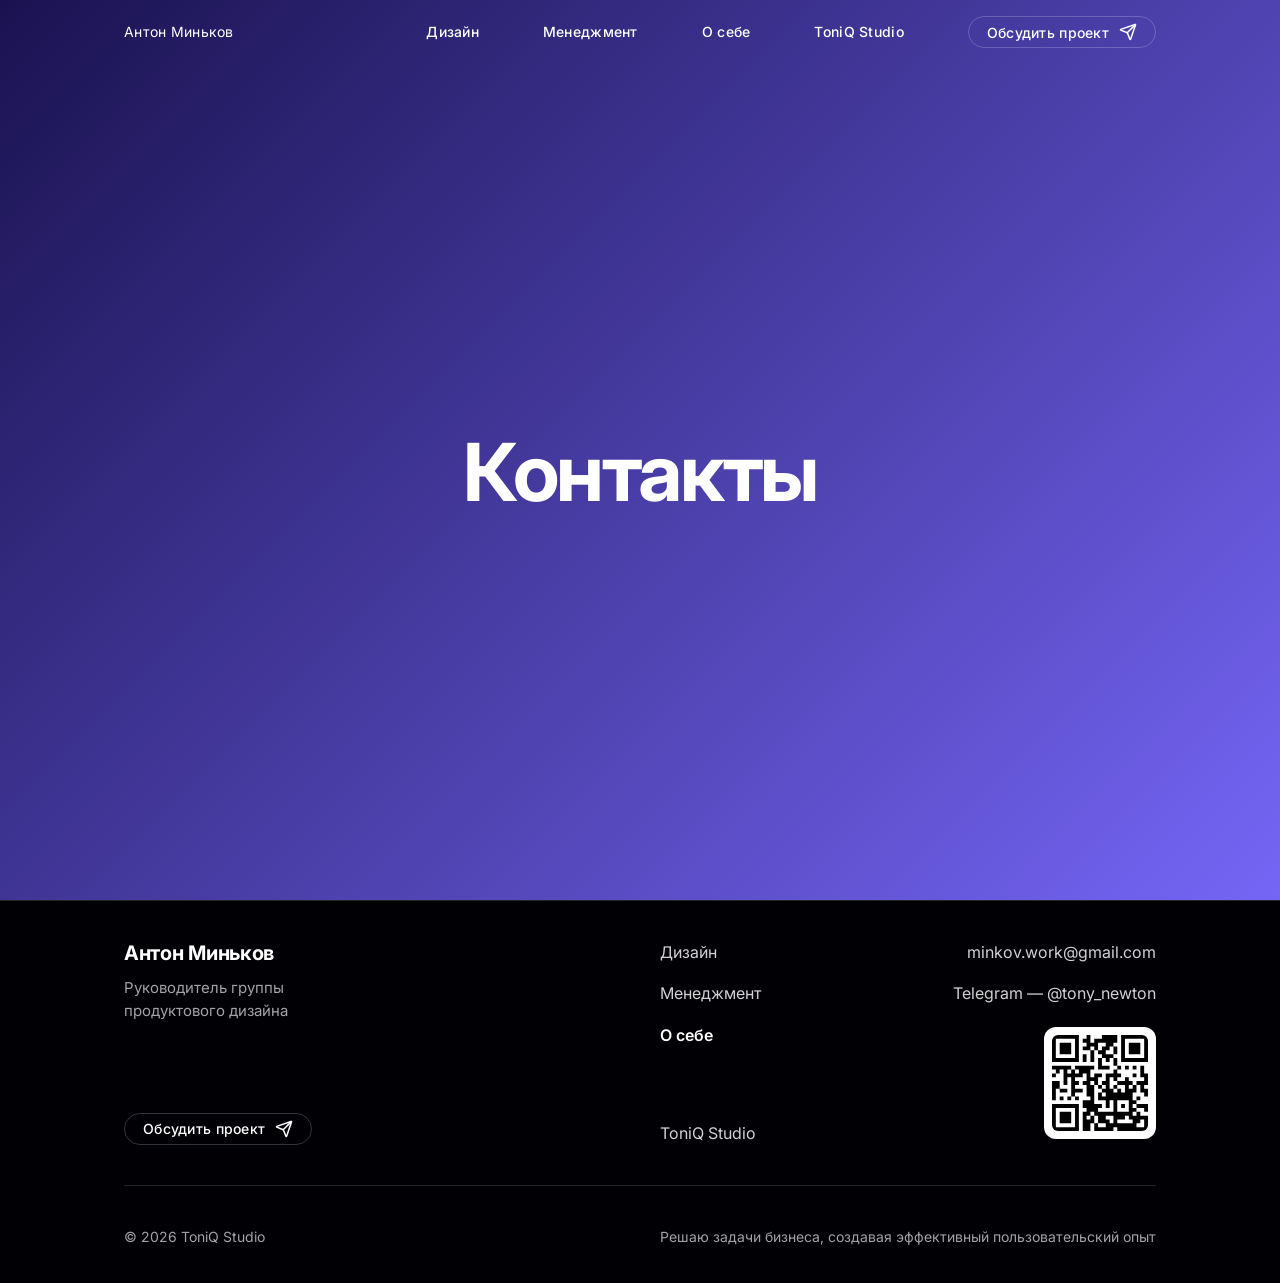
<file: kontakty.html>
<!DOCTYPE html>
<html lang="ru">
<head>
<meta charset="UTF-8">
<meta name="viewport" content="width=device-width, initial-scale=1.0">
<title>Контакты — Антон Миньков</title>
<meta name="description" content="Контакты: почта, Telegram и ссылки на профили.">
<link rel="icon" href="data:image/svg+xml,%3Csvg xmlns='http://www.w3.org/2000/svg' viewBox='0 0 64 64'%3E%3Crect width='64' height='64' rx='14' fill='%237566F6'/%3E%3Ctext x='32' y='44' font-size='30' font-family='Arial' font-weight='700' fill='white' text-anchor='middle'%3EAM%3C/text%3E%3C/svg%3E">
<link rel="preconnect" href="https://fonts.googleapis.com">
<link rel="preconnect" href="https://fonts.gstatic.com" crossorigin>
<link href="https://fonts.googleapis.com/css2?family=Inter:wght@400;500;600;700;800&display=swap" rel="stylesheet">
<link rel="stylesheet" href="assets/css/style.css?v=76">
</head>
<body>

<header class="navbar" id="navbar">
	<nav class="nav">
		<a class="logo" href="index.html">Антон Миньков</a>
		<a class="logo-alt" href="switch-off-css.html">Switch Off CSS</a>
		<div class="menu">
			<a href="design.html">Дизайн</a>
			<a href="management.html">Менеджмент</a>
			<a href="kontakty.html">О себе</a>
			<a class="toniq-link" href="toniq-studio.html"><span class="toniq-text">ToniQ Studio</span><span class="toniq-bubbles" aria-hidden="true"><i></i><i></i><i></i><i></i><i></i><i></i><i></i><i></i><i></i><i></i><i></i><i></i><i></i><i></i><i></i><i></i><i></i><i></i><i></i><i></i><i></i><i></i><i></i><i></i><i></i><i></i><i></i><i></i><i></i><i></i><i></i><i></i><i></i><i></i></span></a>
		</div>
		<a class="nav-cta" href="kontakty.html"><span>Обсудить проект</span><span class="nav-cta-icon" aria-hidden="true"><svg viewBox="0 0 24 24" focusable="false"><path d="M14.536 21.686a.5.5 0 0 0 .937-.024l6.5-19a.496.496 0 0 0-.635-.635l-19 6.5a.5.5 0 0 0-.024.937l7.93 3.18a2 2 0 0 1 1.112 1.11z"/><path d="m21.854 2.147-10.94 10.939"/></svg><svg viewBox="0 0 24 24" focusable="false"><path d="M14.536 21.686a.5.5 0 0 0 .937-.024l6.5-19a.496.496 0 0 0-.635-.635l-19 6.5a.5.5 0 0 0-.024.937l7.93 3.18a2 2 0 0 1 1.112 1.11z"/><path d="m21.854 2.147-10.94 10.939"/></svg></span></a>
	</nav>
	<button class="hamburger" id="hamburger" aria-label="Меню"><span></span></button>
</header>

<div class="overlay">
	<a href="design.html">Дизайн</a>
	<a href="management.html">Менеджмент</a>
	<a href="kontakty.html">О себе</a>
	<a href="toniq-studio.html">ToniQ Studio</a>
</div>

<main>
	<section class="page-simple" style="--g1:#1A1250;--g2:#7566F6">
		<div class="page-simple-inner">
			<h1 class="page-simple-title">Контакты</h1>
		</div>
	</section>
</main>

			<footer class="sfooter">
		<div class="sfooter-inner">
			<div class="sfooter-top">
				<div class="sfooter-brand">
					<a class="sfooter-name" href="index.html">Антон Миньков</a>
					<p class="sfooter-role">Руководитель группы продуктового дизайна</p>
					<a class="nav-cta sfooter-cta" href="kontakty.html"><span>Обсудить проект</span><span class="nav-cta-icon" aria-hidden="true"><svg viewBox="0 0 24 24" focusable="false"><path d="M14.536 21.686a.5.5 0 0 0 .937-.024l6.5-19a.496.496 0 0 0-.635-.635l-19 6.5a.5.5 0 0 0-.024.937l7.93 3.18a2 2 0 0 1 1.112 1.11z"/><path d="m21.854 2.147-10.94 10.939"/></svg><svg viewBox="0 0 24 24" focusable="false"><path d="M14.536 21.686a.5.5 0 0 0 .937-.024l6.5-19a.496.496 0 0 0-.635-.635l-19 6.5a.5.5 0 0 0-.024.937l7.93 3.18a2 2 0 0 1 1.112 1.11z"/><path d="m21.854 2.147-10.94 10.939"/></svg></span></a>
				</div>
				<nav class="sfooter-nav" aria-label="Разделы сайта">
					<ul>
						<li><a href="design.html">Дизайн</a></li>
						<li><a href="management.html">Менеджмент</a></li>
						<li><a href="kontakty.html" aria-current="page">О себе</a></li>
						<li><a class="toniq-link" href="toniq-studio.html"><span class="toniq-text">ToniQ Studio</span><span class="toniq-bubbles" aria-hidden="true"><i></i><i></i><i></i><i></i><i></i><i></i><i></i><i></i><i></i><i></i><i></i><i></i><i></i><i></i><i></i><i></i><i></i><i></i><i></i><i></i><i></i><i></i><i></i><i></i><i></i><i></i><i></i><i></i><i></i><i></i><i></i><i></i><i></i><i></i></span></a></li>
					</ul>
				</nav>
				<div class="sfooter-contact">
					<ul>
						<li><a href="mailto:minkov.work@gmail.com">minkov.work@gmail.com</a></li>
						<li><a href="https://t.me/tony_newton" target="_blank" rel="noopener">Telegram — @tony_newton</a></li>
					</ul>
					<span class="sfooter-qr">
						<img src="assets/img/telegram-qr.svg" alt="" width="112" height="112" loading="lazy" decoding="async">
					</span>
				</div>
			</div>
			<div class="sfooter-bottom">
				<p class="sfooter-copy">© <span class="sfooter-year">2026</span> ToniQ Studio</p>
				<p class="sfooter-tagline">Решаю задачи бизнеса, создавая эффективный пользовательский опыт</p>
			</div>
		</div>
	</footer>

<script src="assets/js/main.js?v=45"></script>
</body>
</html>
</file>
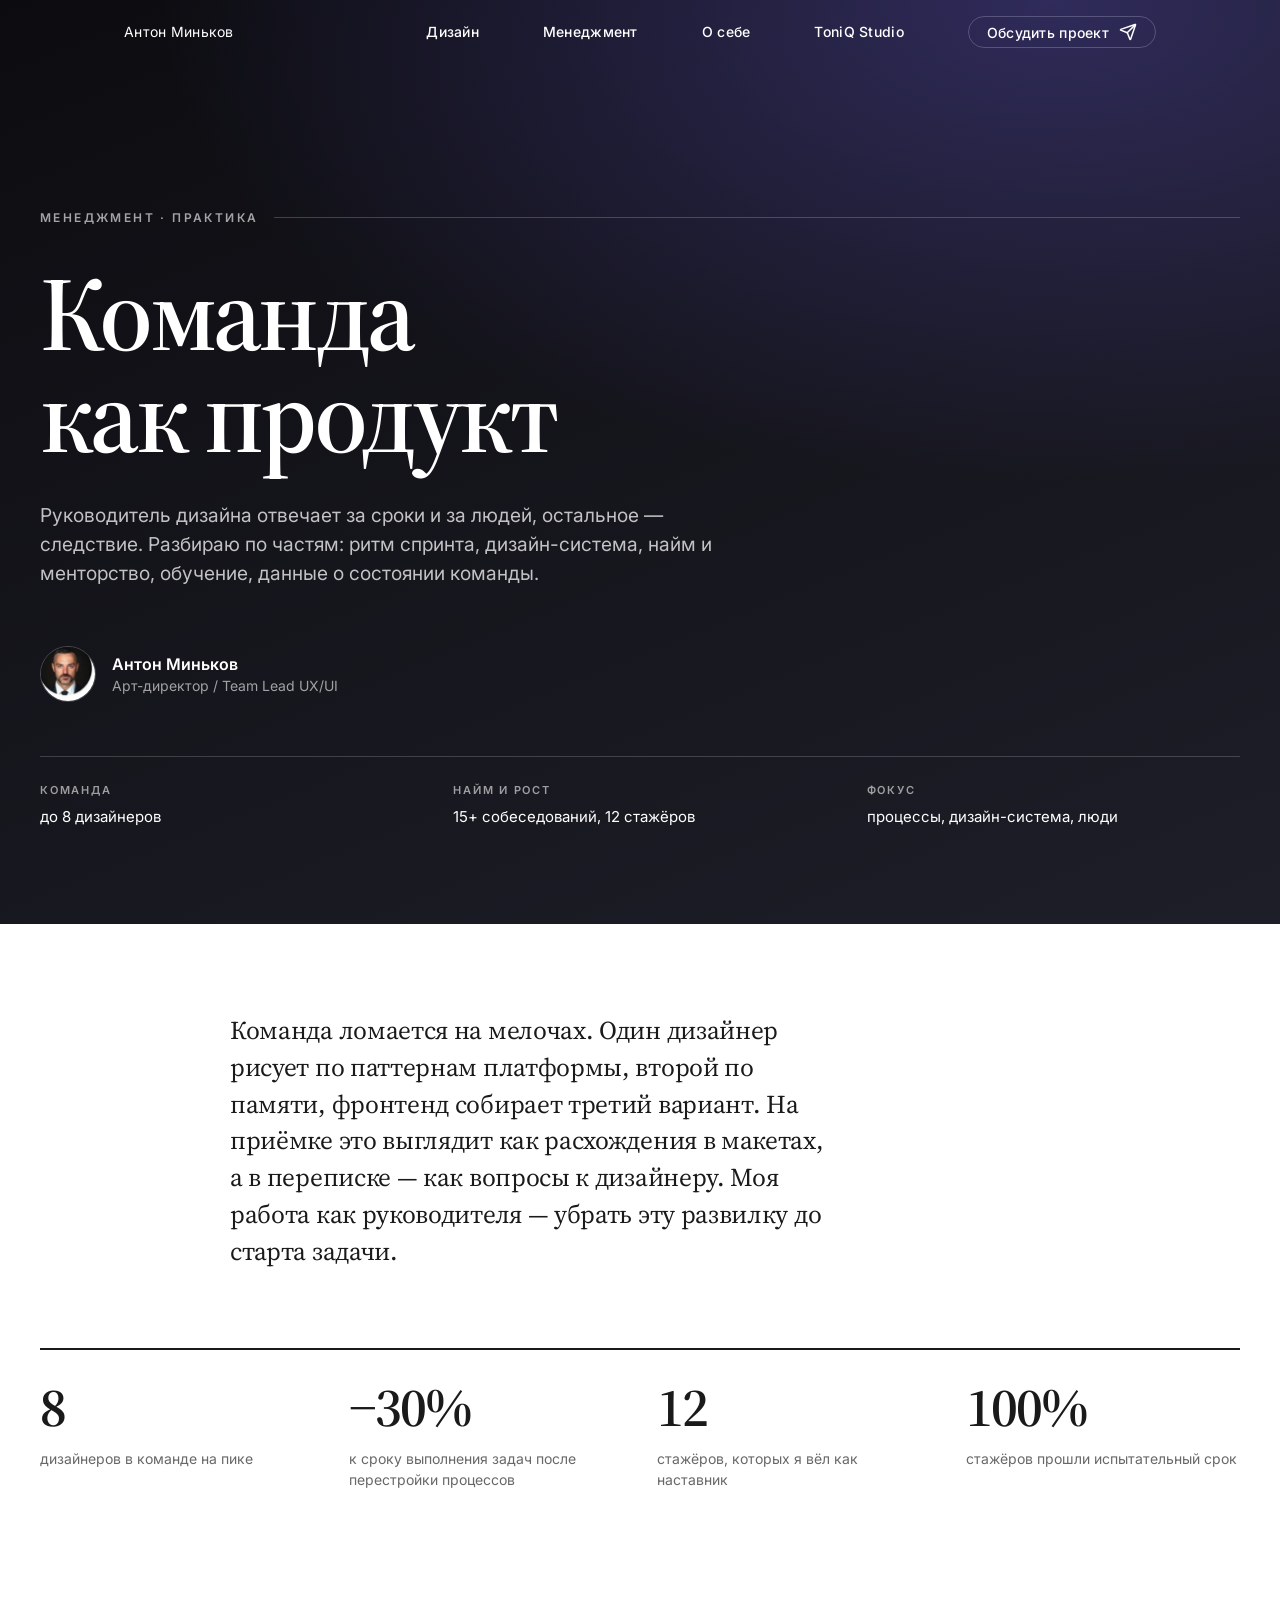
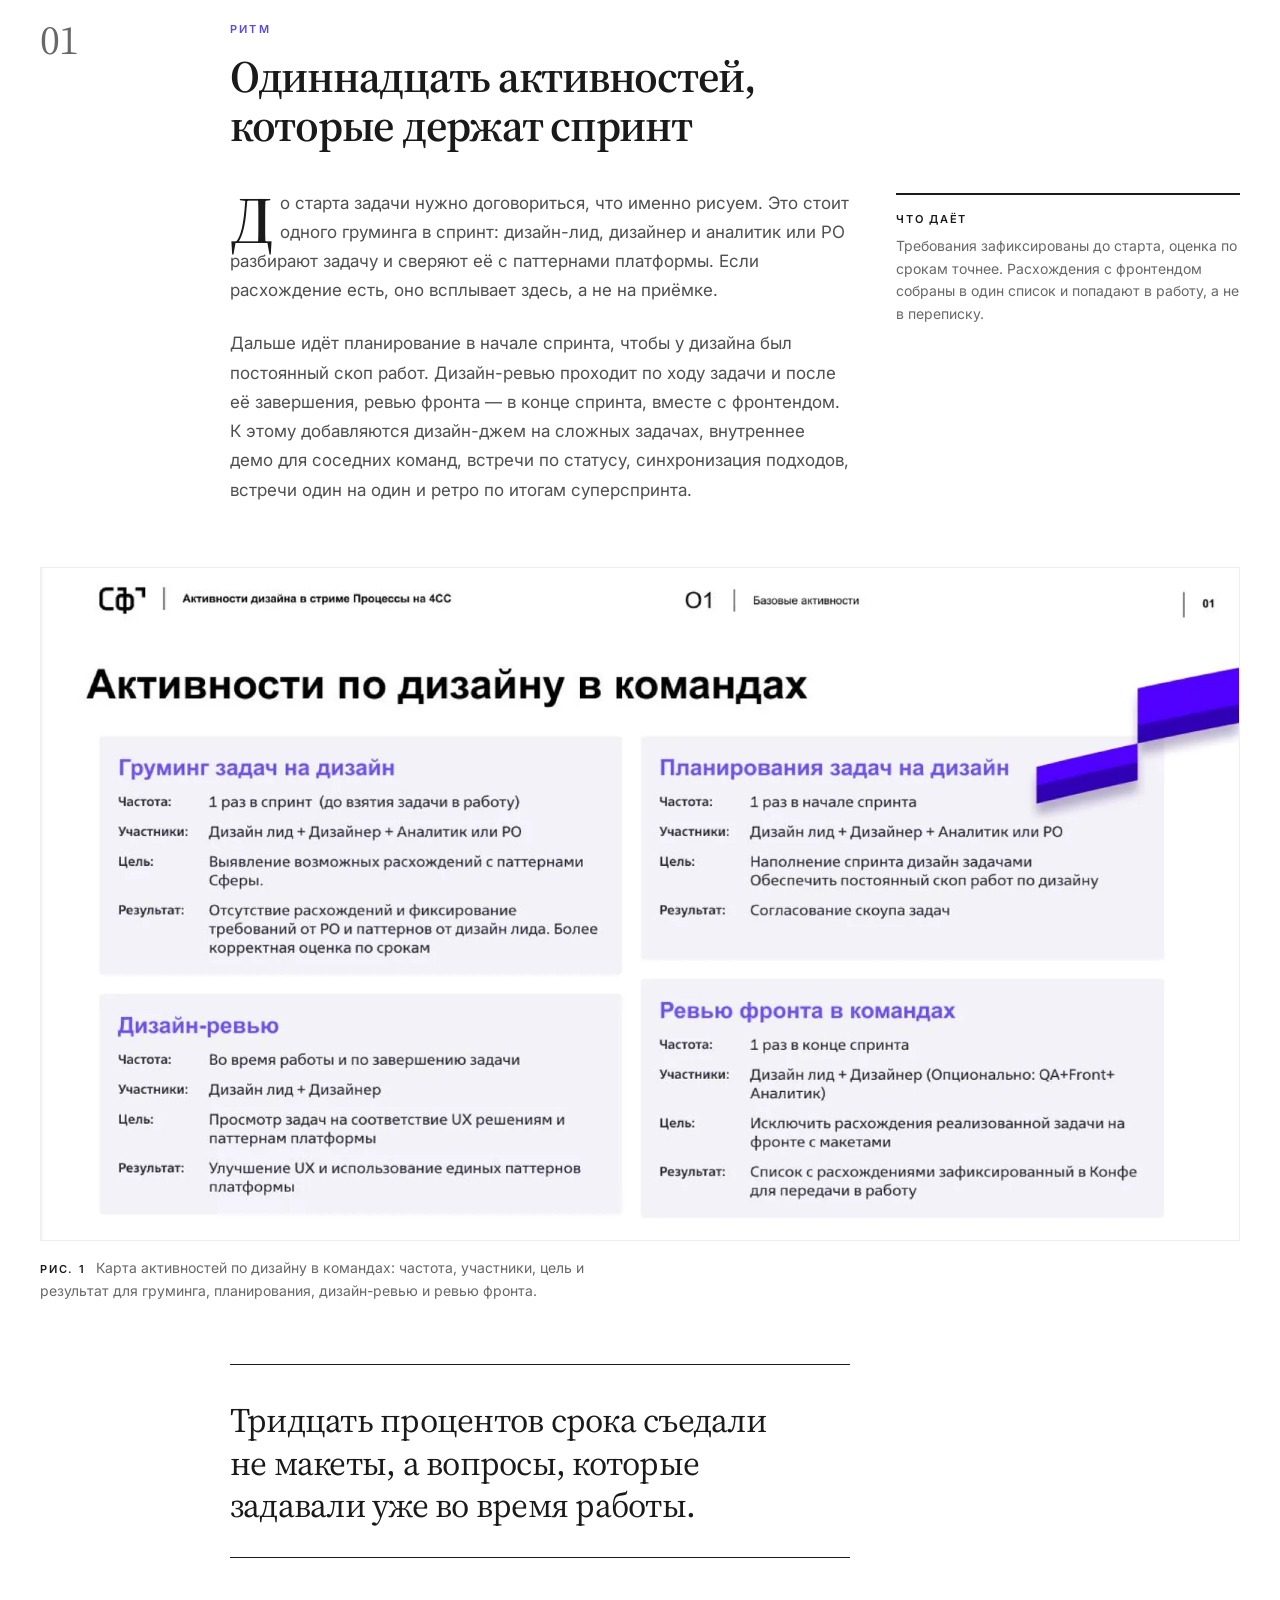
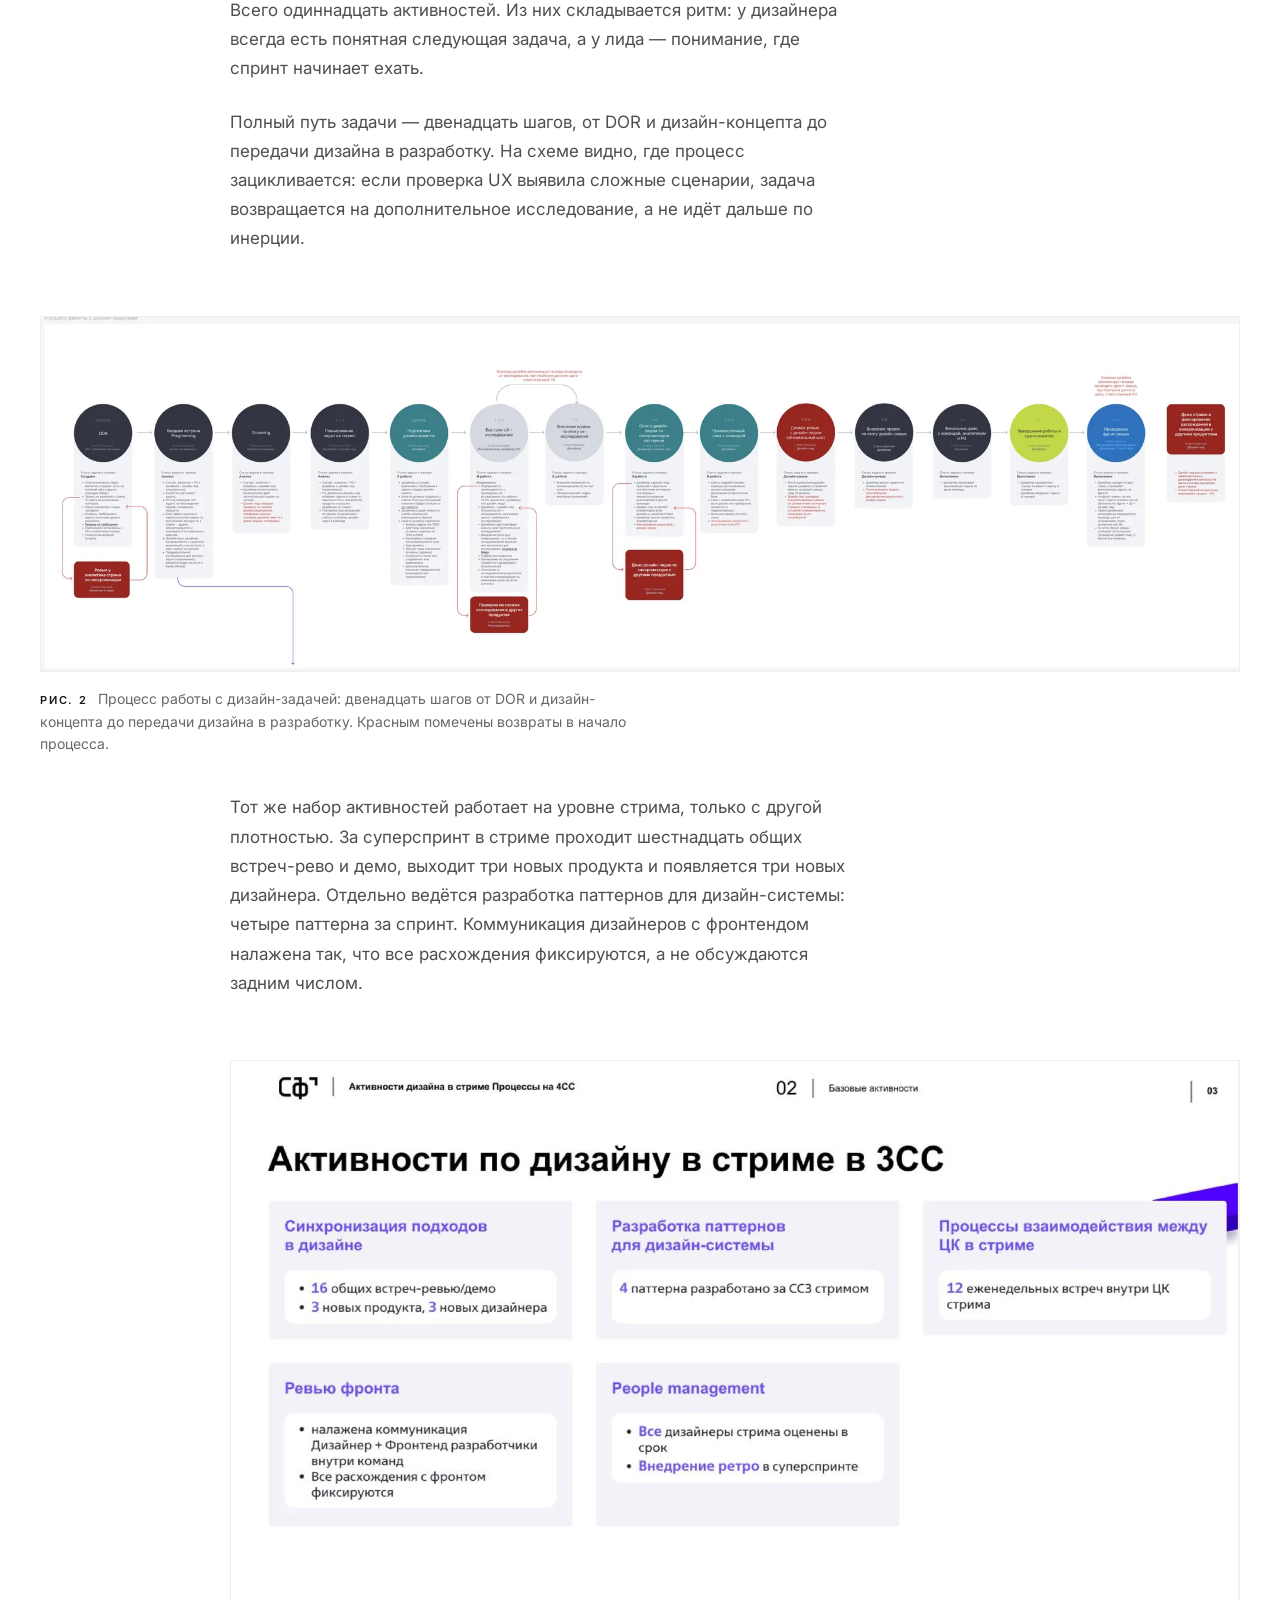
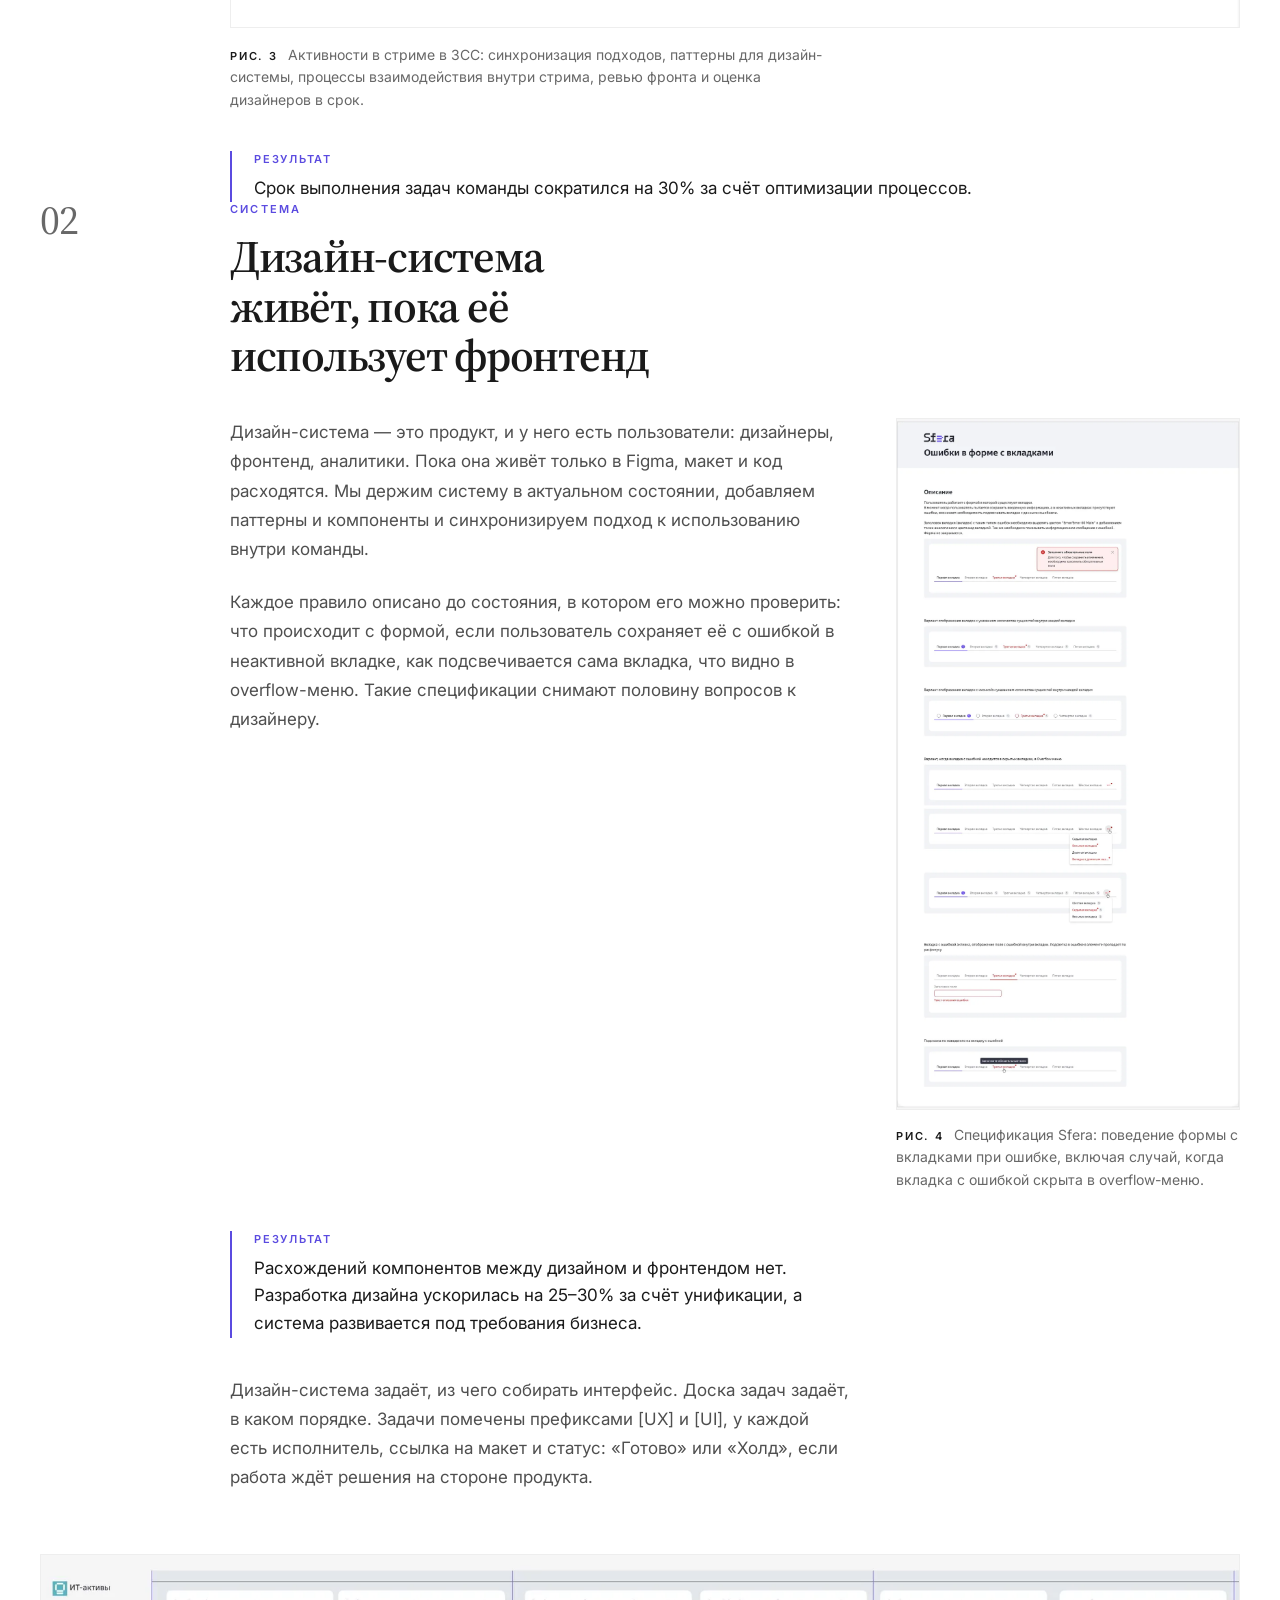
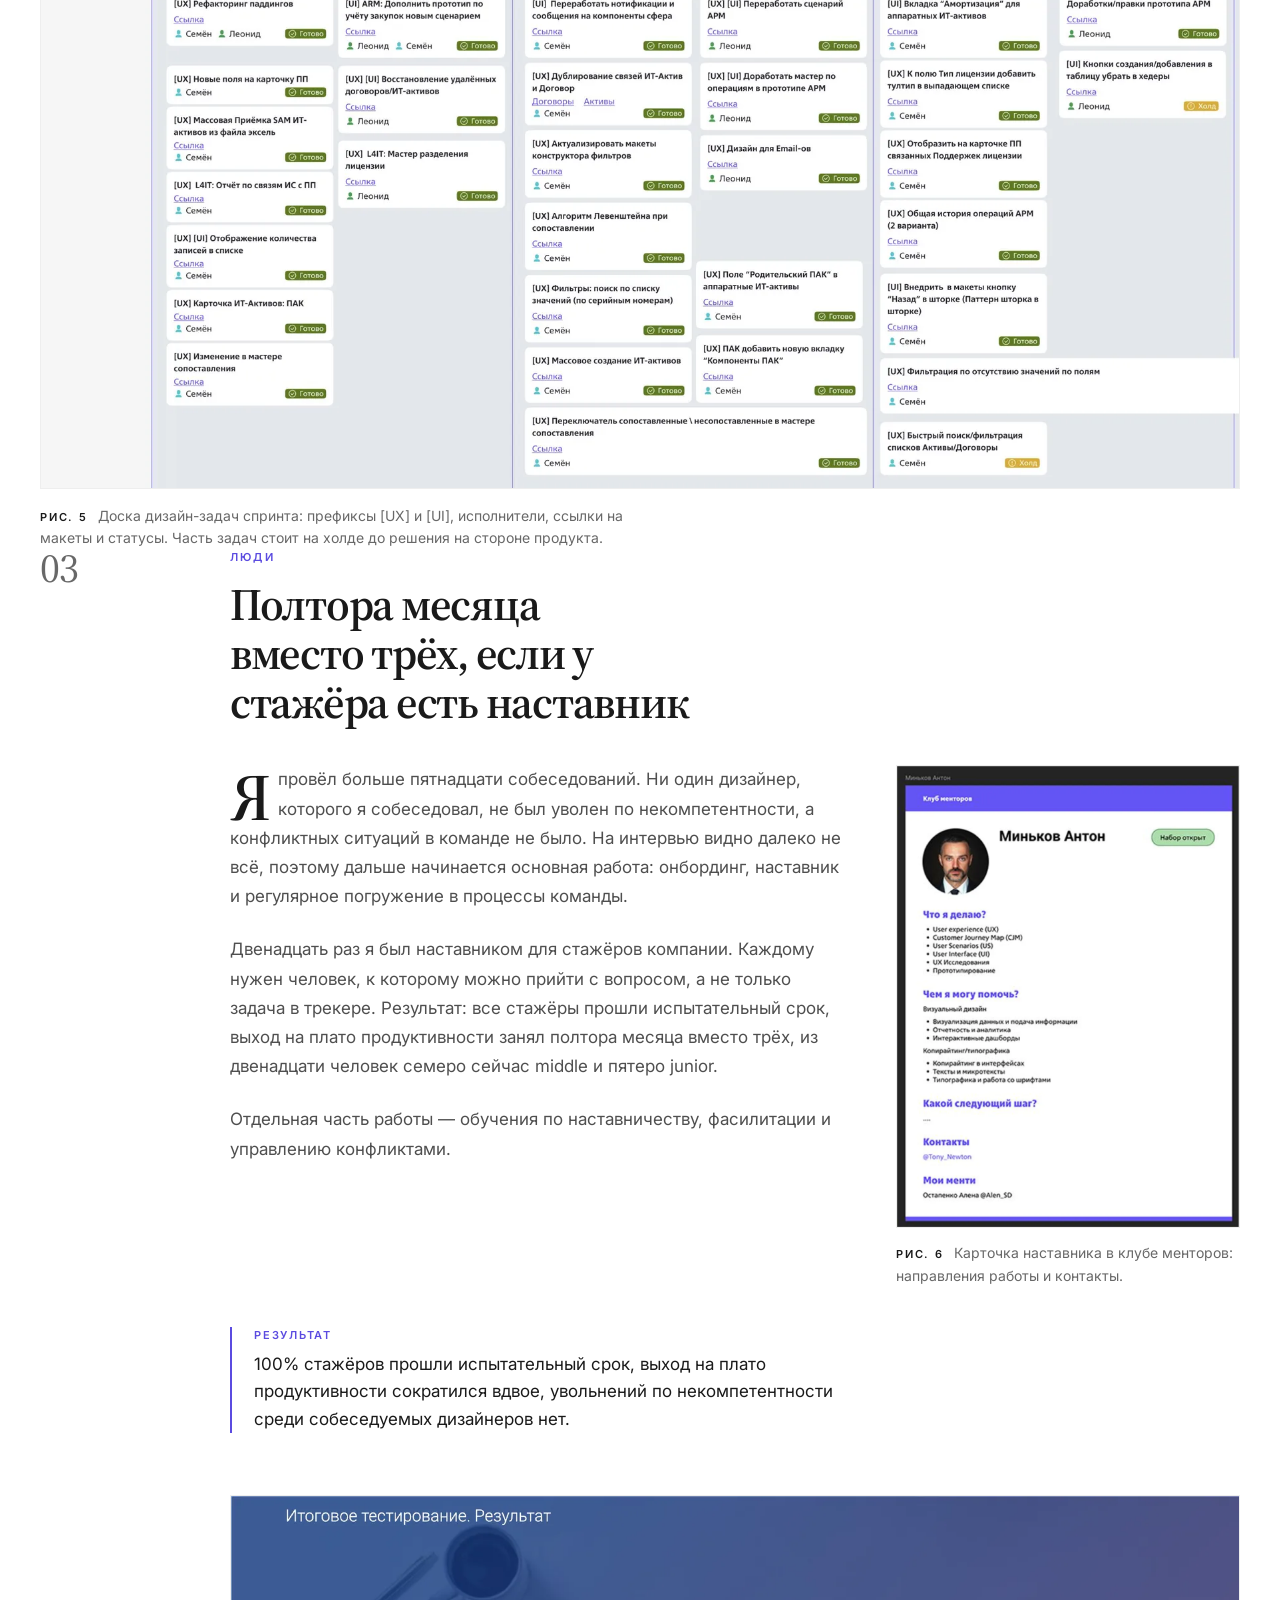
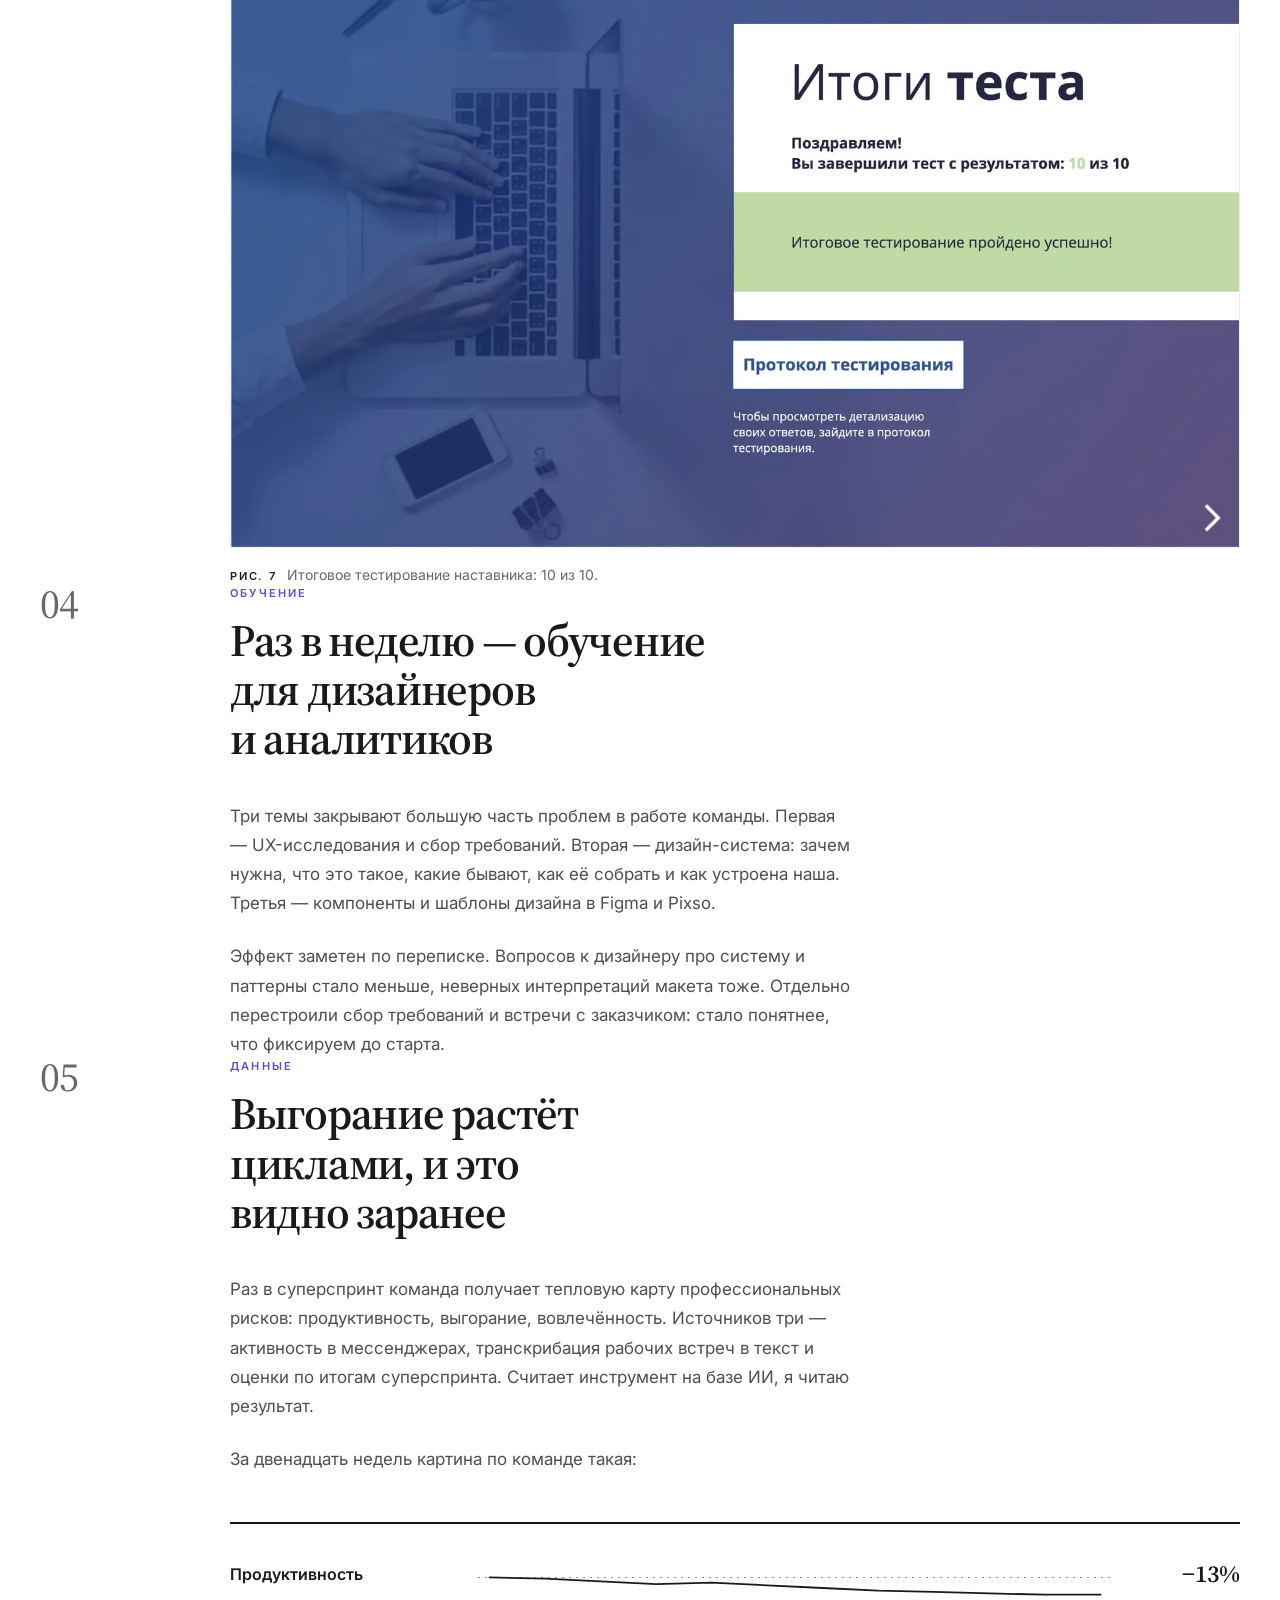
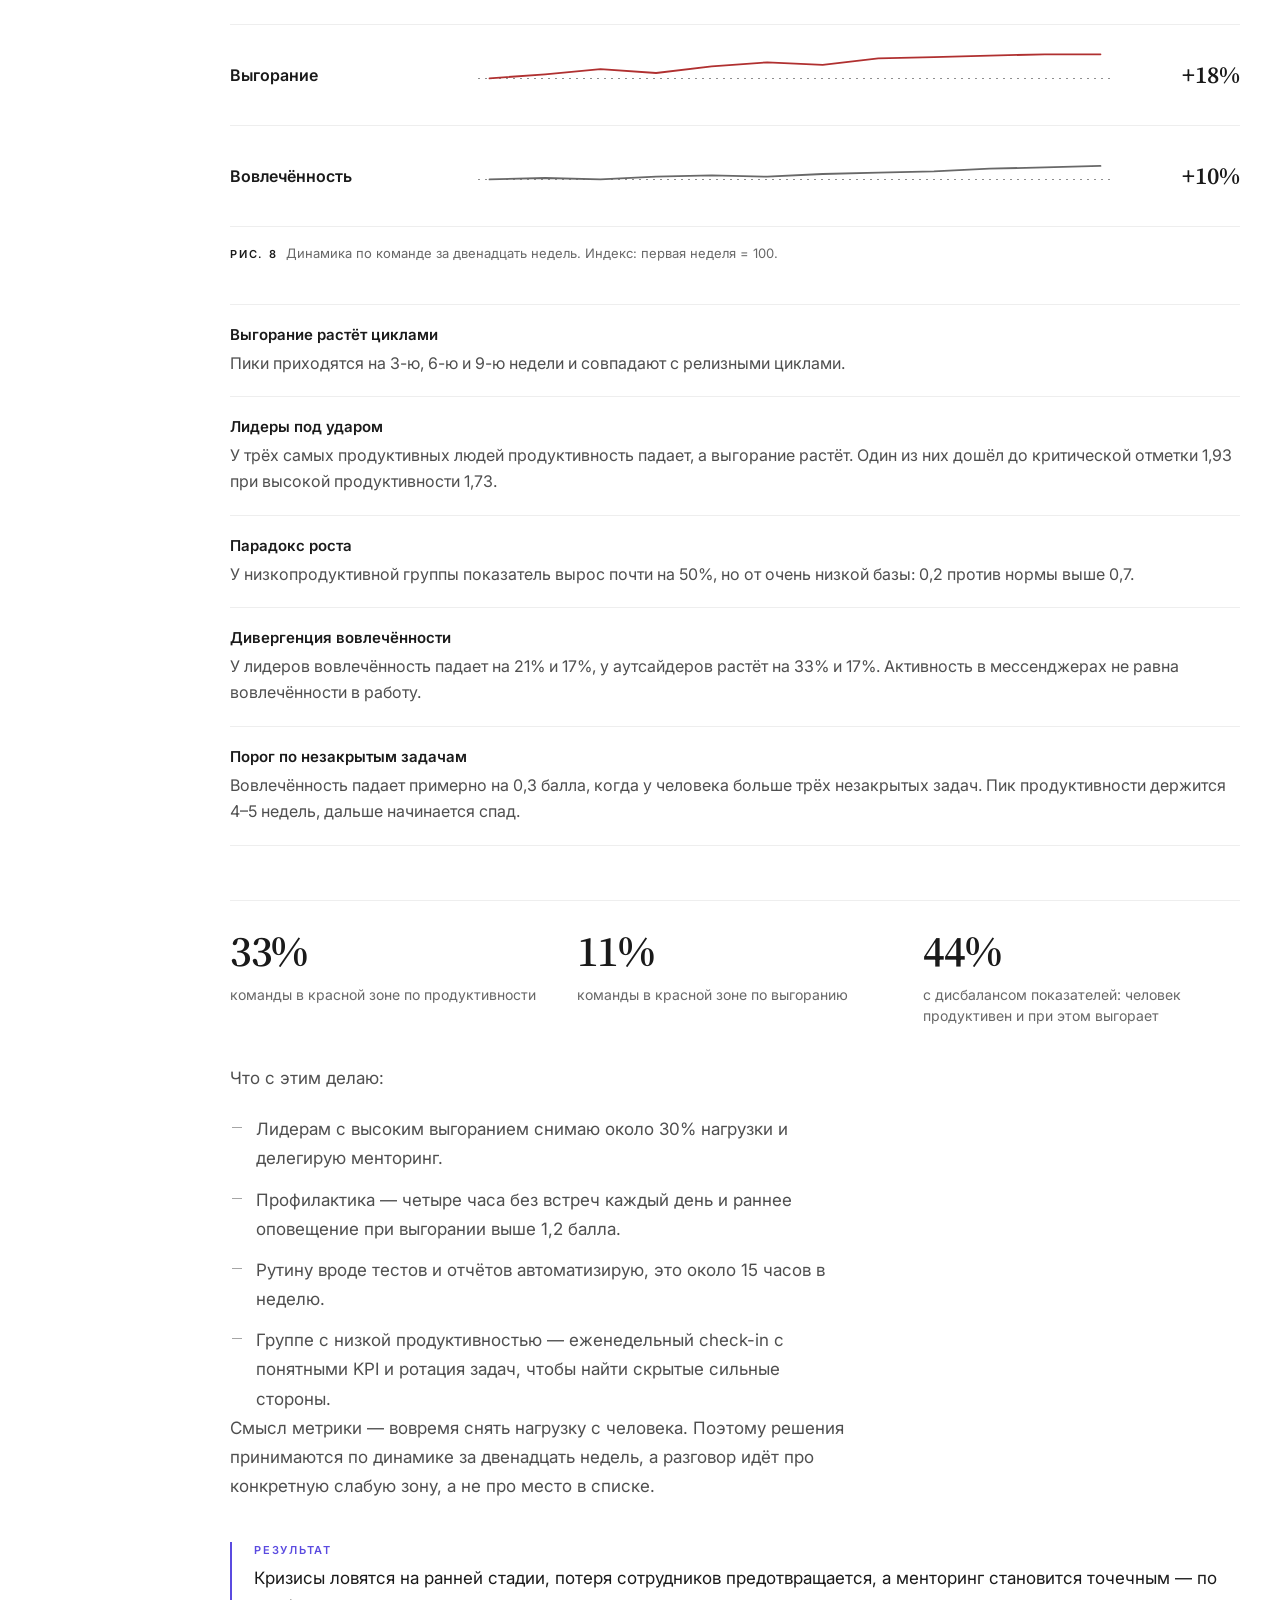
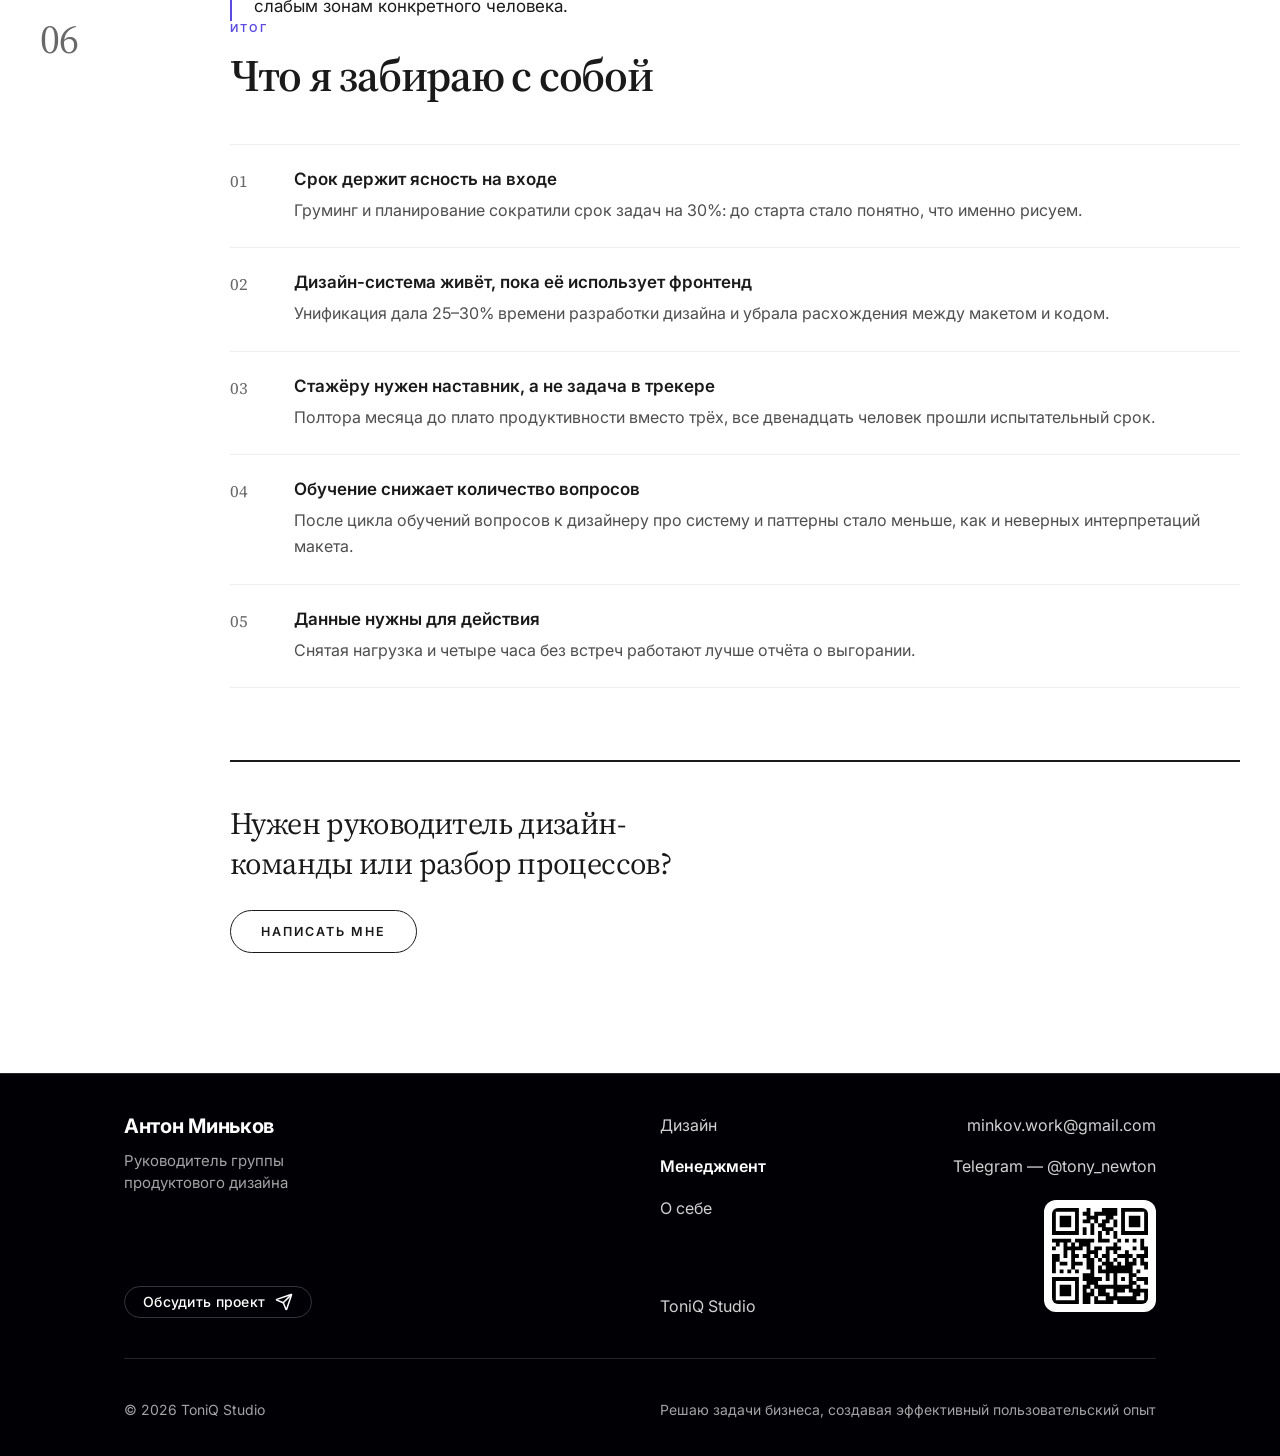
<file: management.html>
<!DOCTYPE html>
<html lang="ru">
<head>
<meta charset="UTF-8">
<meta name="viewport" content="width=device-width, initial-scale=1.0">
<title>Менеджмент — Антон Миньков</title>
<meta name="description" content="Как устроена работа руководителя группы продуктового дизайна: ритм спринта, дизайн-система, найм и менторство, обучение команды и оценка рисков по данным.">
<link rel="icon" href="data:image/svg+xml,%3Csvg xmlns='http://www.w3.org/2000/svg' viewBox='0 0 64 64'%3E%3Crect width='64' height='64' rx='14' fill='%237566F6'/%3E%3Ctext x='32' y='44' font-size='30' font-family='Arial' font-weight='700' fill='white' text-anchor='middle'%3EAM%3C/text%3E%3C/svg%3E">
<link rel="preconnect" href="https://fonts.googleapis.com">
<link rel="preconnect" href="https://fonts.gstatic.com" crossorigin>
<link href="https://fonts.googleapis.com/css2?family=Inter:wght@400;500;600;700;800&family=Source+Serif+4:opsz,wght@8..60,400;8..60,600&display=swap" rel="stylesheet">
<link rel="stylesheet" href="assets/css/style.css?v=76">
</head>
<body class="ed">

<header class="navbar" id="navbar">
	<nav class="nav">
		<a class="logo" href="index.html">Антон Миньков</a>
		<a class="logo-alt" href="switch-off-css.html">Switch Off CSS</a>
		<div class="menu">
			<a href="design.html">Дизайн</a>
			<a href="management.html">Менеджмент</a>
			<a href="kontakty.html">О себе</a>
			<a class="toniq-link" href="toniq-studio.html"><span class="toniq-text">ToniQ Studio</span><span class="toniq-bubbles" aria-hidden="true"><i></i><i></i><i></i><i></i><i></i><i></i><i></i><i></i><i></i><i></i><i></i><i></i><i></i><i></i><i></i><i></i><i></i><i></i><i></i><i></i><i></i><i></i><i></i><i></i><i></i><i></i><i></i><i></i><i></i><i></i><i></i><i></i><i></i><i></i></span></a>
		</div>
		<a class="nav-cta" href="kontakty.html"><span>Обсудить проект</span><span class="nav-cta-icon" aria-hidden="true"><svg viewBox="0 0 24 24" focusable="false"><path d="M14.536 21.686a.5.5 0 0 0 .937-.024l6.5-19a.496.496 0 0 0-.635-.635l-19 6.5a.5.5 0 0 0-.024.937l7.93 3.18a2 2 0 0 1 1.112 1.11z"/><path d="m21.854 2.147-10.94 10.939"/></svg><svg viewBox="0 0 24 24" focusable="false"><path d="M14.536 21.686a.5.5 0 0 0 .937-.024l6.5-19a.496.496 0 0 0-.635-.635l-19 6.5a.5.5 0 0 0-.024.937l7.93 3.18a2 2 0 0 1 1.112 1.11z"/><path d="m21.854 2.147-10.94 10.939"/></svg></span></a>
	</nav>
	<button class="hamburger" id="hamburger" aria-label="Меню"><span></span></button>
</header>

<div class="overlay">
	<a href="design.html">Дизайн</a>
	<a href="management.html">Менеджмент</a>
	<a href="kontakty.html">О себе</a>
	<a href="toniq-studio.html">ToniQ Studio</a>
</div>

<main>

	<header class="ed-cover">
		<div class="ed-cover-inner">
			<p class="ed-kicker">Менеджмент · практика</p>
			<h1 class="ed-title">Команда как продукт</h1>
			<p class="ed-deck">Руководитель дизайна отвечает за сроки и за людей, остальное — следствие. Разбираю по частям: ритм спринта, дизайн-система, найм и менторство, обучение, данные о состоянии команды.</p>
			<div class="ed-byline">
				<img src="assets/img/mgmt/portrait.webp" alt="Антон Миньков" width="56" height="56">
				<div>
					<p class="ed-byline-name">Антон Миньков</p>
					<p class="ed-byline-role">Арт-директор / Team Lead UX/UI</p>
				</div>
			</div>
			<dl class="ed-meta">
				<div>
					<dt>Команда</dt>
					<dd>до 8 дизайнеров</dd>
				</div>
				<div>
					<dt>Найм и рост</dt>
					<dd>15+ собеседований, 12 стажёров</dd>
				</div>
				<div>
					<dt>Фокус</dt>
					<dd>процессы, дизайн-система, люди</dd>
				</div>
			</dl>
		</div>
	</header>

	<div class="ed-body">
		<div class="ed-flow">

			<p class="ed-standfirst">Команда ломается на мелочах. Один дизайнер рисует по паттернам платформы, второй по памяти, фронтенд собирает третий вариант. На приёмке это выглядит как расхождения в макетах, а в переписке — как вопросы к дизайнеру. Моя работа как руководителя — убрать эту развилку до старта задачи.</p>

			<ul class="ed-numbers ed-bleed" role="list">
				<li>
					<span class="n">8</span>
					<span class="l">дизайнеров в команде на пике</span>
				</li>
				<li>
					<span class="n">−30%</span>
					<span class="l">к сроку выполнения задач после перестройки процессов</span>
				</li>
				<li>
					<span class="n">12</span>
					<span class="l">стажёров, которых я вёл как наставник</span>
				</li>
				<li>
					<span class="n">100%</span>
					<span class="l">стажёров прошли испытательный срок</span>
				</li>
			</ul>

			<section class="ed-ch">
				<header class="ed-ch-head">
					<span class="ed-ch-num">01</span>
					<div class="ed-ch-text">
						<p class="ed-ch-kicker">Ритм</p>
						<h2 class="ed-ch-title">Одиннадцать активностей, которые держат спринт</h2>
					</div>
				</header>

				<div class="ed-pair">
					<div class="ed-copy ed-copy--drop">
						<p>До старта задачи нужно договориться, что именно рисуем. Это стоит одного груминга в спринт: дизайн-лид, дизайнер и аналитик или РО разбирают задачу и сверяют её с паттернами платформы. Если расхождение есть, оно всплывает здесь, а не на приёмке.</p>
						<p>Дальше идёт планирование в начале спринта, чтобы у дизайна был постоянный скоп работ. Дизайн-ревью проходит по ходу задачи и после её завершения, ревью фронта — в конце спринта, вместе с фронтендом. К этому добавляются дизайн-джем на сложных задачах, внутреннее демо для соседних команд, встречи по статусу, синхронизация подходов, встречи один на один и ретро по итогам суперспринта.</p>
					</div>
					<aside class="ed-margin">
						<b>Что даёт</b>
						<p>Требования зафиксированы до старта, оценка по срокам точнее. Расхождения с фронтендом собраны в один список и попадают в работу, а не в переписку.</p>
					</aside>
				</div>

				<figure class="ed-fig ed-bleed reveal">
					<img src="assets/img/mgmt/activities.webp" alt="Карта активностей по дизайну в командах: четыре карточки с частотой, участниками, целью и результатом для груминга, планирования, дизайн-ревью и ревью фронта" width="1600" height="898" loading="lazy">
					<figcaption><span class="ed-fig-label">Рис. 1</span>Карта активностей по дизайну в командах: частота, участники, цель и результат для груминга, планирования, дизайн-ревью и ревью фронта.</figcaption>
				</figure>

				<blockquote class="ed-quote reveal">
					<p>Тридцать процентов срока съедали не макеты, а вопросы, которые задавали уже во время работы.</p>
				</blockquote>

				<div class="ed-copy">
					<p>Всего одиннадцать активностей. Из них складывается ритм: у дизайнера всегда есть понятная следующая задача, а у лида — понимание, где спринт начинает ехать.</p>
					<p>Полный путь задачи — двенадцать шагов, от DOR и дизайн-концепта до передачи дизайна в разработку. На схеме видно, где процесс зацикливается: если проверка UX выявила сложные сценарии, задача возвращается на дополнительное исследование, а не идёт дальше по инерции.</p>
				</div>

				<figure class="ed-fig ed-bleed ed-fig--pan reveal" role="region" aria-label="Схема процесса: на узком экране прокручивается по горизонтали">
					<img src="assets/img/mgmt/process.webp" alt="Схема процесса работы с дизайн-задачей: двенадцать шагов от DOR и дизайн-концепта до передачи дизайна в разработку" width="2000" height="592" loading="lazy">
					<figcaption><span class="ed-fig-label">Рис. 2</span>Процесс работы с дизайн-задачей: двенадцать шагов от DOR и дизайн-концепта до передачи дизайна в разработку. Красным помечены возвраты в начало процесса.</figcaption>
				</figure>

				<div class="ed-copy">
					<p>Тот же набор активностей работает на уровне стрима, только с другой плотностью. За суперспринт в стриме проходит шестнадцать общих встреч-рево и демо, выходит три новых продукта и появляется три новых дизайнера. Отдельно ведётся разработка паттернов для дизайн-системы: четыре паттерна за спринт. Коммуникация дизайнеров с фронтендом налажена так, что все расхождения фиксируются, а не обсуждаются задним числом.</p>
				</div>

				<figure class="ed-fig ed-wide reveal">
					<img src="assets/img/mgmt/activities-zss.webp" alt="Карта активностей в стриме в ЗСС: синхронизация подходов, разработка паттернов, процессы взаимодействия, ревью фронта и оценка дизайнеров" width="1600" height="898" loading="lazy">
					<figcaption><span class="ed-fig-label">Рис. 3</span>Активности в стриме в ЗСС: синхронизация подходов, паттерны для дизайн-системы, процессы взаимодействия внутри стрима, ревью фронта и оценка дизайнеров в срок.</figcaption>
				</figure>

				<p class="ed-result ed-wide"><b>Результат</b>Срок выполнения задач команды сократился на 30% за счёт оптимизации процессов.</p>
			</section>

			<section class="ed-ch">
				<header class="ed-ch-head">
					<span class="ed-ch-num">02</span>
					<div class="ed-ch-text">
						<p class="ed-ch-kicker">Система</p>
						<h2 class="ed-ch-title">Дизайн-система живёт, пока её использует фронтенд</h2>
					</div>
				</header>

				<div class="ed-pair">
					<div class="ed-copy">
						<p>Дизайн-система — это продукт, и у него есть пользователи: дизайнеры, фронтенд, аналитики. Пока она живёт только в Figma, макет и код расходятся. Мы держим систему в актуальном состоянии, добавляем паттерны и компоненты и синхронизируем подход к использованию внутри команды.</p>
						<p>Каждое правило описано до состояния, в котором его можно проверить: что происходит с формой, если пользователь сохраняет её с ошибкой в неактивной вкладке, как подсвечивается сама вкладка, что видно в overflow-меню. Такие спецификации снимают половину вопросов к дизайнеру.</p>
					</div>
					<aside class="ed-margin ed-margin--fig">
						<img src="assets/img/mgmt/ds-tabs.webp" alt="Страница спецификации дизайн-системы Sfera: ошибки в форме с вкладками и варианты их отображения" width="1000" height="2017" loading="lazy">
						<p class="ed-fig-caption"><span class="ed-fig-label">Рис. 4</span>Спецификация Sfera: поведение формы с вкладками при ошибке, включая случай, когда вкладка с ошибкой скрыта в overflow-меню.</p>
					</aside>
				</div>

				<p class="ed-result"><b>Результат</b>Расхождений компонентов между дизайном и фронтендом нет. Разработка дизайна ускорилась на 25–30% за счёт унификации, а система развивается под требования бизнеса.</p>

				<div class="ed-copy">
					<p>Дизайн-система задаёт, из чего собирать интерфейс. Доска задач задаёт, в каком порядке. Задачи помечены префиксами [UX] и [UI], у каждой есть исполнитель, ссылка на макет и статус: «Готово» или «Холд», если работа ждёт решения на стороне продукта.</p>
				</div>

				<figure class="ed-fig ed-bleed reveal">
					<img src="assets/img/mgmt/backlog.webp" alt="Доска дизайн-задач спринта с задачами, помеченными префиксами UX и UI, исполнителями и статусами" width="1800" height="800" loading="lazy">
					<figcaption><span class="ed-fig-label">Рис. 5</span>Доска дизайн-задач спринта: префиксы [UX] и [UI], исполнители, ссылки на макеты и статусы. Часть задач стоит на холде до решения на стороне продукта.</figcaption>
				</figure>
			</section>

			<section class="ed-ch">
				<header class="ed-ch-head">
					<span class="ed-ch-num">03</span>
					<div class="ed-ch-text">
						<p class="ed-ch-kicker">Люди</p>
						<h2 class="ed-ch-title">Полтора месяца вместо трёх, если у стажёра есть наставник</h2>
					</div>
				</header>

				<div class="ed-pair">
					<div class="ed-copy ed-copy--drop">
						<p>Я провёл больше пятнадцати собеседований. Ни один дизайнер, которого я собеседовал, не был уволен по некомпетентности, а конфликтных ситуаций в команде не было. На интервью видно далеко не всё, поэтому дальше начинается основная работа: онбординг, наставник и регулярное погружение в процессы команды.</p>
						<p>Двенадцать раз я был наставником для стажёров компании. Каждому нужен человек, к которому можно прийти с вопросом, а не только задача в трекере. Результат: все стажёры прошли испытательный срок, выход на плато продуктивности занял полтора месяца вместо трёх, из двенадцати человек семеро сейчас middle и пятеро junior.</p>
						<p>Отдельная часть работы — обучения по наставничеству, фасилитации и управлению конфликтами.</p>
					</div>
					<aside class="ed-margin ed-margin--fig">
						<img src="assets/img/mgmt/mentor.webp" alt="Карточка наставника в клубе менторов: чем могу помочь и контакты" width="1000" height="1347" loading="lazy">
						<p class="ed-fig-caption"><span class="ed-fig-label">Рис. 6</span>Карточка наставника в клубе менторов: направления работы и контакты.</p>
					</aside>
				</div>

				<p class="ed-result"><b>Результат</b>100% стажёров прошли испытательный срок, выход на плато продуктивности сократился вдвое, увольнений по некомпетентности среди собеседуемых дизайнеров нет.</p>

				<figure class="ed-fig ed-wide reveal">
					<img src="assets/img/mgmt/test.webp" alt="Экран итогового тестирования наставника: результат 10 из 10" width="1600" height="1032" loading="lazy">
					<figcaption><span class="ed-fig-label">Рис. 7</span>Итоговое тестирование наставника: 10 из 10.</figcaption>
				</figure>
			</section>

			<section class="ed-ch">
				<header class="ed-ch-head">
					<span class="ed-ch-num">04</span>
					<div class="ed-ch-text">
						<p class="ed-ch-kicker">Обучение</p>
						<h2 class="ed-ch-title">Раз в неделю — обучение для дизайнеров и аналитиков</h2>
					</div>
				</header>

				<div class="ed-copy">
					<p>Три темы закрывают большую часть проблем в работе команды. Первая — UX-исследования и сбор требований. Вторая — дизайн-система: зачем нужна, что это такое, какие бывают, как её собрать и как устроена наша. Третья — компоненты и шаблоны дизайна в Figma и Pixso.</p>
					<p>Эффект заметен по переписке. Вопросов к дизайнеру про систему и паттерны стало меньше, неверных интерпретаций макета тоже. Отдельно перестроили сбор требований и встречи с заказчиком: стало понятнее, что фиксируем до старта.</p>
				</div>
			</section>

			<section class="ed-ch">
				<header class="ed-ch-head">
					<span class="ed-ch-num">05</span>
					<div class="ed-ch-text">
						<p class="ed-ch-kicker">Данные</p>
						<h2 class="ed-ch-title">Выгорание растёт циклами, и это видно заранее</h2>
					</div>
				</header>

				<div class="ed-copy">
					<p>Раз в суперспринт команда получает тепловую карту профессиональных рисков: продуктивность, выгорание, вовлечённость. Источников три — активность в мессенджерах, транскрибация рабочих встреч в текст и оценки по итогам суперспринта. Считает инструмент на базе ИИ, я читаю результат.</p>
					<p>За двенадцать недель картина по команде такая:</p>
				</div>

				<div class="ed-metrics ed-wide">
					<div class="ed-metric ed-metric--prod">
						<span class="ed-metric-name">Продуктивность</span>
						<svg viewBox="0 0 220 48" preserveAspectRatio="none" role="img" aria-label="Продуктивность: индекс 100 на первой неделе, 87 на двенадцатой">
							<line class="spark-base" x1="0" y1="26.9" x2="220" y2="26.9" vector-effect="non-scaling-stroke"></line>
							<polyline class="spark" points="4.0,26.9 23.3,28.0 42.5,30.3 61.8,32.6 81.1,31.4 100.4,33.7 119.6,36.0 138.9,38.3 158.2,39.4 177.5,40.6 196.7,41.7 216.0,41.7" vector-effect="non-scaling-stroke"></polyline>
						</svg>
						<span class="ed-metric-delta">−13%</span>
					</div>
					<div class="ed-metric ed-metric--burn">
						<span class="ed-metric-name">Выгорание</span>
						<svg viewBox="0 0 220 48" preserveAspectRatio="none" role="img" aria-label="Выгорание: индекс 100 на первой неделе, 118 на двенадцатой">
							<line class="spark-base" x1="0" y1="26.9" x2="220" y2="26.9" vector-effect="non-scaling-stroke"></line>
							<polyline class="spark" points="4.0,26.9 23.3,23.4 42.5,18.9 61.8,22.3 81.1,16.6 100.4,13.1 119.6,15.4 138.9,9.7 158.2,8.6 177.5,7.4 196.7,6.3 216.0,6.3" vector-effect="non-scaling-stroke"></polyline>
						</svg>
						<span class="ed-metric-delta">+18%</span>
					</div>
					<div class="ed-metric ed-metric--eng">
						<span class="ed-metric-name">Вовлечённость</span>
						<svg viewBox="0 0 220 48" preserveAspectRatio="none" role="img" aria-label="Вовлечённость: индекс 100 на первой неделе, 110 на двенадцатой">
							<line class="spark-base" x1="0" y1="26.9" x2="220" y2="26.9" vector-effect="non-scaling-stroke"></line>
							<polyline class="spark" points="4.0,26.9 23.3,25.7 42.5,26.9 61.8,24.6 81.1,23.4 100.4,24.6 119.6,22.3 138.9,21.1 158.2,20.0 177.5,17.7 196.7,16.6 216.0,15.4" vector-effect="non-scaling-stroke"></polyline>
						</svg>
						<span class="ed-metric-delta">+10%</span>
					</div>
					<p class="ed-metrics-note"><span class="ed-fig-label">Рис. 8</span>Динамика по команде за двенадцать недель. Индекс: первая неделя = 100.</p>
				</div>

				<dl class="ed-findings ed-wide">
					<div>
						<dt>Выгорание растёт циклами</dt>
						<dd>Пики приходятся на 3-ю, 6-ю и 9-ю недели и совпадают с релизными циклами.</dd>
					</div>
					<div>
						<dt>Лидеры под ударом</dt>
						<dd>У трёх самых продуктивных людей продуктивность падает, а выгорание растёт. Один из них дошёл до критической отметки 1,93 при высокой продуктивности 1,73.</dd>
					</div>
					<div>
						<dt>Парадокс роста</dt>
						<dd>У низкопродуктивной группы показатель вырос почти на 50%, но от очень низкой базы: 0,2 против нормы выше 0,7.</dd>
					</div>
					<div>
						<dt>Дивергенция вовлечённости</dt>
						<dd>У лидеров вовлечённость падает на 21% и 17%, у аутсайдеров растёт на 33% и 17%. Активность в мессенджерах не равна вовлечённости в работу.</dd>
					</div>
					<div>
						<dt>Порог по незакрытым задачам</dt>
						<dd>Вовлечённость падает примерно на 0,3 балла, когда у человека больше трёх незакрытых задач. Пик продуктивности держится 4–5 недель, дальше начинается спад.</dd>
					</div>
				</dl>

				<ul class="ed-stats ed-wide" role="list">
					<li>
						<span class="n">33%</span>
						<span class="l">команды в красной зоне по продуктивности</span>
					</li>
					<li>
						<span class="n">11%</span>
						<span class="l">команды в красной зоне по выгоранию</span>
					</li>
					<li>
						<span class="n">44%</span>
						<span class="l">с дисбалансом показателей: человек продуктивен и при этом выгорает</span>
					</li>
				</ul>

				<div class="ed-copy">
					<p>Что с этим делаю:</p>
					<ul role="list">
						<li>Лидерам с высоким выгоранием снимаю около 30% нагрузки и делегирую менторинг.</li>
						<li>Профилактика — четыре часа без встреч каждый день и раннее оповещение при выгорании выше 1,2 балла.</li>
						<li>Рутину вроде тестов и отчётов автоматизирую, это около 15 часов в неделю.</li>
						<li>Группе с низкой продуктивностью — еженедельный check-in с понятными KPI и ротация задач, чтобы найти скрытые сильные стороны.</li>
					</ul>
					<p>Смысл метрики — вовремя снять нагрузку с человека. Поэтому решения принимаются по динамике за двенадцать недель, а разговор идёт про конкретную слабую зону, а не про место в списке.</p>
				</div>

				<p class="ed-result ed-wide"><b>Результат</b>Кризисы ловятся на ранней стадии, потеря сотрудников предотвращается, а менторинг становится точечным — по слабым зонам конкретного человека.</p>
			</section>

			<section class="ed-ch">
				<header class="ed-ch-head">
					<span class="ed-ch-num">06</span>
					<div class="ed-ch-text">
						<p class="ed-ch-kicker">Итог</p>
						<h2 class="ed-ch-title">Что я забираю с собой</h2>
					</div>
				</header>

				<ol class="ed-takeaways ed-wide" role="list">
					<li>
						<div>
							<b>Срок держит ясность на входе</b>
							<span>Груминг и планирование сократили срок задач на 30%: до старта стало понятно, что именно рисуем.</span>
						</div>
					</li>
					<li>
						<div>
							<b>Дизайн-система живёт, пока её использует фронтенд</b>
							<span>Унификация дала 25–30% времени разработки дизайна и убрала расхождения между макетом и кодом.</span>
						</div>
					</li>
					<li>
						<div>
							<b>Стажёру нужен наставник, а не задача в трекере</b>
							<span>Полтора месяца до плато продуктивности вместо трёх, все двенадцать человек прошли испытательный срок.</span>
						</div>
					</li>
					<li>
						<div>
							<b>Обучение снижает количество вопросов</b>
							<span>После цикла обучений вопросов к дизайнеру про систему и паттерны стало меньше, как и неверных интерпретаций макета.</span>
						</div>
					</li>
					<li>
						<div>
							<b>Данные нужны для действия</b>
							<span>Снятая нагрузка и четыре часа без встреч работают лучше отчёта о выгорании.</span>
						</div>
					</li>
				</ol>

				<div class="ed-cta ed-wide">
					<p>Нужен руководитель дизайн-команды или разбор процессов?</p>
					<a href="kontakty.html">Написать мне</a>
				</div>
			</section>

		</div>
	</div>

</main>

			<footer class="sfooter">
		<div class="sfooter-inner">
			<div class="sfooter-top">
				<div class="sfooter-brand">
					<a class="sfooter-name" href="index.html">Антон Миньков</a>
					<p class="sfooter-role">Руководитель группы продуктового дизайна</p>
					<a class="nav-cta sfooter-cta" href="kontakty.html"><span>Обсудить проект</span><span class="nav-cta-icon" aria-hidden="true"><svg viewBox="0 0 24 24" focusable="false"><path d="M14.536 21.686a.5.5 0 0 0 .937-.024l6.5-19a.496.496 0 0 0-.635-.635l-19 6.5a.5.5 0 0 0-.024.937l7.93 3.18a2 2 0 0 1 1.112 1.11z"/><path d="m21.854 2.147-10.94 10.939"/></svg><svg viewBox="0 0 24 24" focusable="false"><path d="M14.536 21.686a.5.5 0 0 0 .937-.024l6.5-19a.496.496 0 0 0-.635-.635l-19 6.5a.5.5 0 0 0-.024.937l7.93 3.18a2 2 0 0 1 1.112 1.11z"/><path d="m21.854 2.147-10.94 10.939"/></svg></span></a>
				</div>
				<nav class="sfooter-nav" aria-label="Разделы сайта">
					<ul>
						<li><a href="design.html">Дизайн</a></li>
						<li><a href="management.html" aria-current="page">Менеджмент</a></li>
						<li><a href="kontakty.html">О себе</a></li>
						<li><a class="toniq-link" href="toniq-studio.html"><span class="toniq-text">ToniQ Studio</span><span class="toniq-bubbles" aria-hidden="true"><i></i><i></i><i></i><i></i><i></i><i></i><i></i><i></i><i></i><i></i><i></i><i></i><i></i><i></i><i></i><i></i><i></i><i></i><i></i><i></i><i></i><i></i><i></i><i></i><i></i><i></i><i></i><i></i><i></i><i></i><i></i><i></i><i></i><i></i></span></a></li>
					</ul>
				</nav>
				<div class="sfooter-contact">
					<ul>
						<li><a href="mailto:minkov.work@gmail.com">minkov.work@gmail.com</a></li>
						<li><a href="https://t.me/tony_newton" target="_blank" rel="noopener">Telegram — @tony_newton</a></li>
					</ul>
					<span class="sfooter-qr">
						<img src="assets/img/telegram-qr.svg" alt="" width="112" height="112" loading="lazy" decoding="async">
					</span>
				</div>
			</div>
			<div class="sfooter-bottom">
				<p class="sfooter-copy">© <span class="sfooter-year">2026</span> ToniQ Studio</p>
				<p class="sfooter-tagline">Решаю задачи бизнеса, создавая эффективный пользовательский опыт</p>
			</div>
		</div>
	</footer>

<script src="assets/js/main.js?v=45"></script>
</body>
</html>
</file>
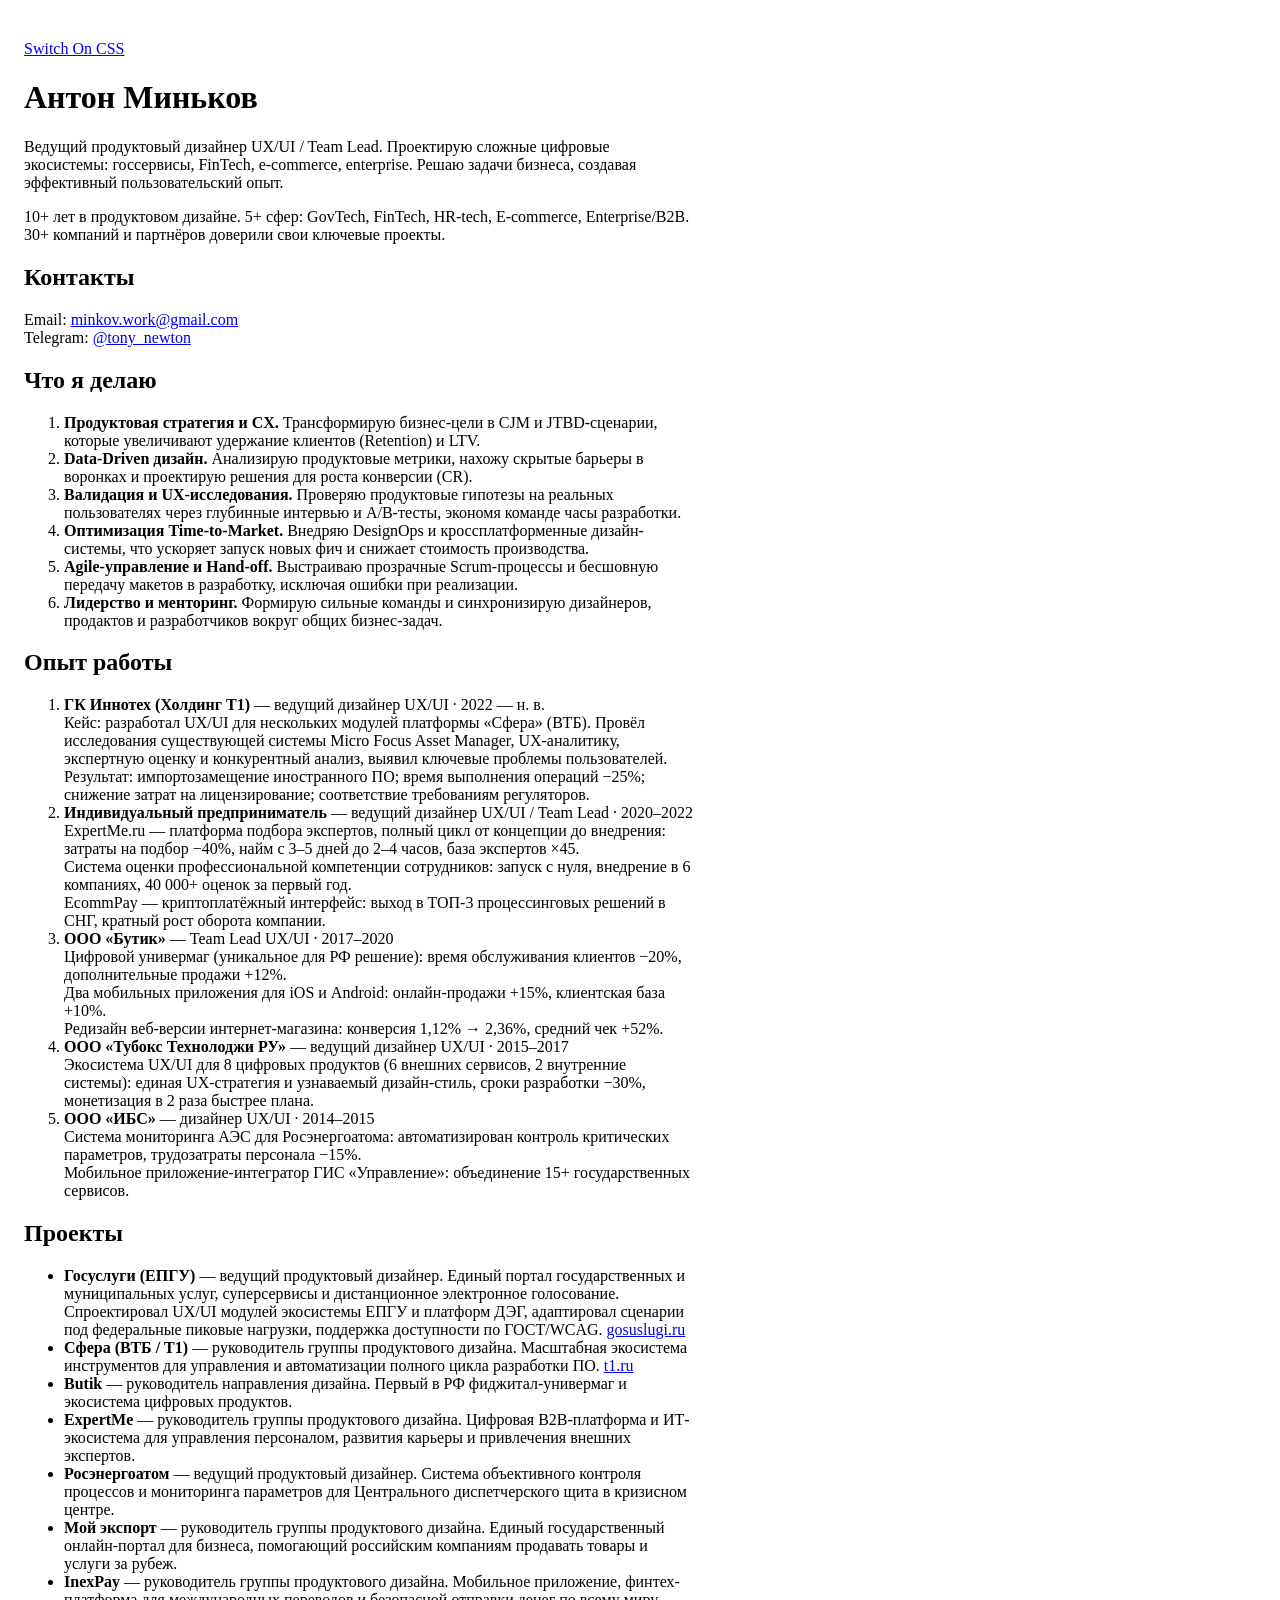
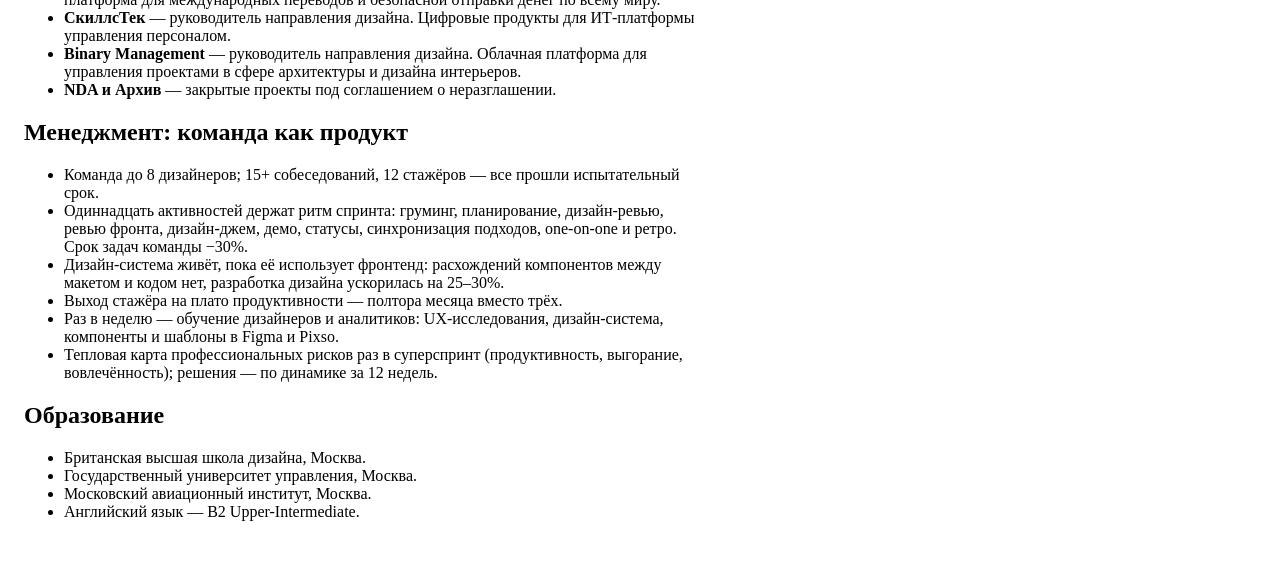
<file: switch-off-css.html>
<!DOCTYPE html>
<html lang="ru">
<head>
<meta charset="UTF-8">
<meta name="viewport" content="width=device-width, initial-scale=1.0">
<title>Антон Миньков — ключевая информация</title>
<meta name="description" content="Вся ключевая информация: роль, компетенции, опыт, проекты, результаты, менеджмент, образование и контакты. Только текст и ссылки.">
<style>
  /* Эту страницу намеренно показываем без фирменных стилей: ни картинок,
     ни анимаций — только текст и ссылки. Оставлен минимум для читаемости
     длинных строк, как на hirehire.me. */
  body {
    font-family: "Times New Roman", Times, serif;
    color: #000;
    background: #fff;
    max-width: 42rem;
    margin: 0;
    padding: 16px;
  }
  a { color: #0000EE; }
  @media (min-width: 640px) { body { padding: 24px; } }
</style>
</head>
<body>

<p><a href="index.html">Switch On CSS</a></p>

<main>

<h1>Антон Миньков</h1>

<p>Ведущий продуктовый дизайнер UX/UI / Team Lead. Проектирую сложные цифровые экосистемы: госсервисы, FinTech, e-commerce, enterprise. Решаю задачи бизнеса, создавая эффективный пользовательский опыт.</p>

<p>10+ лет в продуктовом дизайне. 5+ сфер: GovTech, FinTech, HR-tech, E-commerce, Enterprise/B2B. 30+ компаний и партнёров доверили свои ключевые проекты.</p>

<h2>Контакты</h2>
<p>
Email: <a href="mailto:minkov.work@gmail.com">minkov.work@gmail.com</a><br>
Telegram: <a href="https://t.me/tony_newton">@tony_newton</a>
</p>

<h2>Что я делаю</h2>
<ol>
	<li><b>Продуктовая стратегия и CX.</b> Трансформирую бизнес-цели в CJM и JTBD-сценарии, которые увеличивают удержание клиентов (Retention) и LTV.</li>
	<li><b>Data-Driven дизайн.</b> Анализирую продуктовые метрики, нахожу скрытые барьеры в воронках и проектирую решения для роста конверсии (CR).</li>
	<li><b>Валидация и UX-исследования.</b> Проверяю продуктовые гипотезы на реальных пользователях через глубинные интервью и A/B-тесты, экономя команде часы разработки.</li>
	<li><b>Оптимизация Time-to-Market.</b> Внедряю DesignOps и кроссплатформенные дизайн-системы, что ускоряет запуск новых фич и снижает стоимость производства.</li>
	<li><b>Agile-управление и Hand-off.</b> Выстраиваю прозрачные Scrum-процессы и бесшовную передачу макетов в разработку, исключая ошибки при реализации.</li>
	<li><b>Лидерство и менторинг.</b> Формирую сильные команды и синхронизирую дизайнеров, продактов и разработчиков вокруг общих бизнес-задач.</li>
</ol>

<h2>Опыт работы</h2>
<ol>
	<li>
		<b>ГК Иннотех (Холдинг Т1)</b> — ведущий дизайнер UX/UI · 2022 — н. в.<br>
		Кейс: разработал UX/UI для нескольких модулей платформы «Сфера» (ВТБ). Провёл исследования существующей системы Micro Focus Asset Manager, UX-аналитику, экспертную оценку и конкурентный анализ, выявил ключевые проблемы пользователей.<br>
		Результат: импортозамещение иностранного ПО; время выполнения операций −25%; снижение затрат на лицензирование; соответствие требованиям регуляторов.
	</li>
	<li>
		<b>Индивидуальный предприниматель</b> — ведущий дизайнер UX/UI / Team Lead · 2020–2022<br>
		ExpertMe.ru — платформа подбора экспертов, полный цикл от концепции до внедрения: затраты на подбор −40%, найм с 3–5 дней до 2–4 часов, база экспертов ×45.<br>
		Система оценки профессиональной компетенции сотрудников: запуск с нуля, внедрение в 6 компаниях, 40 000+ оценок за первый год.<br>
		EcommPay — криптоплатёжный интерфейс: выход в ТОП-3 процессинговых решений в СНГ, кратный рост оборота компании.
	</li>
	<li>
		<b>ООО «Бутик»</b> — Team Lead UX/UI · 2017–2020<br>
		Цифровой универмаг (уникальное для РФ решение): время обслуживания клиентов −20%, дополнительные продажи +12%.<br>
		Два мобильных приложения для iOS и Android: онлайн-продажи +15%, клиентская база +10%.<br>
		Редизайн веб-версии интернет-магазина: конверсия 1,12% → 2,36%, средний чек +52%.
	</li>
	<li>
		<b>ООО «Тубокс Технолоджи РУ»</b> — ведущий дизайнер UX/UI · 2015–2017<br>
		Экосистема UX/UI для 8 цифровых продуктов (6 внешних сервисов, 2 внутренние системы): единая UX-стратегия и узнаваемый дизайн-стиль, сроки разработки −30%, монетизация в 2 раза быстрее плана.
	</li>
	<li>
		<b>ООО «ИБС»</b> — дизайнер UX/UI · 2014–2015<br>
		Система мониторинга АЭС для Росэнергоатома: автоматизирован контроль критических параметров, трудозатраты персонала −15%.<br>
		Мобильное приложение-интегратор ГИС «Управление»: объединение 15+ государственных сервисов.
	</li>
</ol>

<h2>Проекты</h2>
<ul>
	<li><b>Госуслуги (ЕПГУ)</b> — ведущий продуктовый дизайнер. Единый портал государственных и муниципальных услуг, суперсервисы и дистанционное электронное голосование. Спроектировал UX/UI модулей экосистемы ЕПГУ и платформ ДЭГ, адаптировал сценарии под федеральные пиковые нагрузки, поддержка доступности по ГОСТ/WCAG. <a href="https://www.gosuslugi.ru/">gosuslugi.ru</a></li>
	<li><b>Сфера (ВТБ / T1)</b> — руководитель группы продуктового дизайна. Масштабная экосистема инструментов для управления и автоматизации полного цикла разработки ПО. <a href="https://www.t1.ru/products/platforma-sfera">t1.ru</a></li>
	<li><b>Butik</b> — руководитель направления дизайна. Первый в РФ фиджитал-универмаг и экосистема цифровых продуктов.</li>
	<li><b>ExpertMe</b> — руководитель группы продуктового дизайна. Цифровая B2B-платформа и ИТ-экосистема для управления персоналом, развития карьеры и привлечения внешних экспертов.</li>
	<li><b>Росэнергоатом</b> — ведущий продуктовый дизайнер. Система объективного контроля процессов и мониторинга параметров для Центрального диспетчерского щита в кризисном центре.</li>
	<li><b>Мой экспорт</b> — руководитель группы продуктового дизайна. Единый государственный онлайн-портал для бизнеса, помогающий российским компаниям продавать товары и услуги за рубеж.</li>
	<li><b>InexPay</b> — руководитель группы продуктового дизайна. Мобильное приложение, финтех-платформа для международных переводов и безопасной отправки денег по всему миру.</li>
	<li><b>СкиллсТек</b> — руководитель направления дизайна. Цифровые продукты для ИТ-платформы управления персоналом.</li>
	<li><b>Binary Management</b> — руководитель направления дизайна. Облачная платформа для управления проектами в сфере архитектуры и дизайна интерьеров.</li>
	<li><b>NDA и Архив</b> — закрытые проекты под соглашением о неразглашении.</li>
</ul>

<h2>Менеджмент: команда как продукт</h2>
<ul>
	<li>Команда до 8 дизайнеров; 15+ собеседований, 12 стажёров — все прошли испытательный срок.</li>
	<li>Одиннадцать активностей держат ритм спринта: груминг, планирование, дизайн-ревью, ревью фронта, дизайн-джем, демо, статусы, синхронизация подходов, one-on-one и ретро. Срок задач команды −30%.</li>
	<li>Дизайн-система живёт, пока её использует фронтенд: расхождений компонентов между макетом и кодом нет, разработка дизайна ускорилась на 25–30%.</li>
	<li>Выход стажёра на плато продуктивности — полтора месяца вместо трёх.</li>
	<li>Раз в неделю — обучение дизайнеров и аналитиков: UX-исследования, дизайн-система, компоненты и шаблоны в Figma и Pixso.</li>
	<li>Тепловая карта профессиональных рисков раз в суперспринт (продуктивность, выгорание, вовлечённость); решения — по динамике за 12 недель.</li>
</ul>

<h2>Образование</h2>
<ul>
	<li>Британская высшая школа дизайна, Москва.</li>
	<li>Государственный университет управления, Москва.</li>
	<li>Московский авиационный институт, Москва.</li>
	<li>Английский язык — B2 Upper-Intermediate.</li>
</ul>

</main>

</body>
</html>
</file>
<file: assets/css/style.css>
/* ============================================================
   Антон Миньков — Portfolio (inspired by michellegore.com)
   ============================================================ */

:root {
  --ink: #1A1A1A;
  --gray: #4f4f4f;
  --gray-2: #686868;
  --gray-3: #999999;
  --gray-4: #a5a5a5;
  --paper: #ffffff;
  --paper-2: #f9f9f9;
  --card: #f1f1f1;
  --pill: #262626;
  --line: #eeeeee;
  --ghost: #dcdcdc;
  --vl-gap: clamp(120px, 25.3125vw, 324px);
  --maxw: 1280px;
  --gutter: 40px;
  /* distance from the viewport edge to the hero copy and the header items */
  --edge: 124px;
}

* { margin: 0; padding: 0; box-sizing: border-box; }

html { scroll-behavior: smooth; }

body {
  font-family: "Inter", -apple-system, BlinkMacSystemFont, "Segoe UI", Roboto, "Helvetica Neue", Arial, sans-serif;
  color: var(--gray);
  background: var(--paper);
  -webkit-font-smoothing: antialiased;
  text-rendering: optimizeLegibility;
}

img { max-width: 100%; display: block; }
a { color: var(--gray-2); text-decoration: none; }
a:hover { color: var(--gray-4); }

.container { width: 100%; max-width: var(--maxw); margin: 0 auto; padding: 0 24px; }

/* Below the max content width the column is full-bleed, so align its gutters
   with the header (--edge). Above --maxw it stays a centred 1280 column. */
@media (max-width: 1280px) {
  .container { padding-left: var(--edge); padding-right: var(--edge); }
}

/* ---------------- Header ---------------- */

.navbar {
  position: fixed;
  top: 0; left: 0; right: 0;
  z-index: 60;
  display: flex;
  align-items: center;
  justify-content: space-between;
  height: 64px;
  padding-left: var(--edge);
  /* anchor the right side to the true window edge: pages whose scrollbar takes
     layout space vs. the design page (scrollbar hidden) otherwise shift the
     menu/CTA sideways by the scrollbar width */
  padding-right: calc(var(--edge) - (100vw - 100%));
  transition: height .42s cubic-bezier(.22, 1, .36, 1), background .35s ease, box-shadow .35s ease;
}

/* The frosted bar is its own layer, so it can slide in AND out; the copy on top
   never moves, which means the reverse (scrolling back up) animates too. */
.navbar::before {
  content: "";
  position: absolute;
  inset: 0;
  z-index: -1;
  background: rgba(255, 255, 255, .94);
  -webkit-backdrop-filter: blur(14px);
  backdrop-filter: blur(14px);
  box-shadow: 0 1px 0 rgba(0, 0, 0, .06);
  opacity: 0;
  transform: translateY(-100%);
  transition: opacity .35s ease, transform .42s cubic-bezier(.22, 1, .36, 1);
  pointer-events: none;
}

.navbar.scrolled::before { opacity: 1; transform: translateY(0); }

/* Home page: once the hero is passed the header is off-screen (it is absolute
   while unscrolled), so the whole header - frost and copy together - slides in
   and out as one block. Everywhere else only the frost slides, so the
   transparent header stays put. */
body.home .navbar::before { transition: none; }

body.home .navbar.scrolled { animation: navDrop .42s cubic-bezier(.22, 1, .36, 1); }

@keyframes navDrop {
  from { transform: translateY(-100%); opacity: 0; }
  to   { transform: translateY(0);     opacity: 1; }
}

.nav {
  display: flex;
  align-items: center;
  justify-content: space-between;
  width: 100%;
  height: 100%;
  margin: 0;
}

.navbar .logo,
.navbar .logo-alt {
  font-size: 14px;
  font-weight: 500;
  letter-spacing: .02em;
  line-height: 18px;
  color: #ffffff;
  white-space: nowrap;
  transition: color .35s ease, opacity .3s ease;
}

.navbar .logo:hover,
.navbar .logo-alt:hover { opacity: .78; }

/* На главной, пока хедер прозрачный над hero, имя уступает место переключателю
   CSS; как только появляется белая полоса (.scrolled) и на всех остальных
   страницах — снова «Антон Миньков». */
.logo-alt { display: none; }
body.home .navbar:not(.scrolled) .logo { display: none; }
body.home .navbar:not(.scrolled) .logo-alt { display: inline-block; }

.navbar .menu {
  --menu-gap: 64px;
  display: flex;
  align-items: flex-start;
  gap: var(--menu-gap);
}

.navbar .menu a {
  font-size: 14px;
  font-weight: 500;
  letter-spacing: .02em;
  line-height: 18px;
  color: #ffffff;
  white-space: nowrap;
  transition: color .3s ease, opacity .3s ease;
}

.navbar .menu a:hover { color: #ffffff; opacity: .75; }

@media (max-width: 1200px) { .navbar .menu { --menu-gap: 40px; } }
@media (max-width: 991px)  { .navbar .menu { --menu-gap: 22px; } }

/* The scrolled bar keeps the same 64px height as the transparent one, so the
   menu items (and the CTA) never move when the frosted bar appears. */

/* Whole-header slide-out used on the home page, where the header would otherwise
   vanish instantly (it goes absolute as soon as .scrolled is dropped). Placed
   after navDrop so it wins while both classes are present during the hide. */
body.home .navbar.nav-out { animation: navUp .42s cubic-bezier(.22, 1, .36, 1) forwards; }

@keyframes navUp {
  from { transform: translateY(0);     opacity: 1; }
  to   { transform: translateY(-100%); opacity: 0; }
}

.navbar.scrolled .logo,
.navbar.scrolled .logo-alt { color: var(--ink); }
.navbar.scrolled .menu a { color: var(--gray-2); }
.navbar.scrolled .menu a:hover { color: var(--ink); opacity: .75; }
.navbar .menu a.active { color: #ffffff; }
.navbar.scrolled .menu a.active { color: var(--ink); }

/* Design page: flip the fixed navbar copy to dark while a light panel is behind it */
.navbar.navbar--on-light .logo,
.navbar.navbar--on-light .logo-alt,
.navbar.navbar--on-light .menu a { color: var(--ink); }
.navbar.navbar--on-light .menu a:hover { color: var(--ink); opacity: .7; }
.navbar.navbar--on-light .menu a.active { color: var(--ink); }

/* ToniQ Studio menu item: plain text, like the items next to it */
.toniq-text {
  display: inline;
  background-image: none;
  color: inherit;
  -webkit-text-fill-color: currentColor;
  animation: none;
}

@keyframes toniqFlow {
  from { background-position: 200% 50%; }
  to   { background-position: 0% 50%; }
}

.toniq-bubbles {
  position: absolute;
  left: 0;
  right: 0;
  bottom: 100%;
  height: 0;
  pointer-events: none;
  display: none;
}

/* bubble tints come from the same palette as the wordmark gradient */
.toniq-bubbles {
  --c1: #0055FF;
  --c2: #D9D9D9;
  --c3: #FF0033;
  --c4: #FFCC00;
  --c5: #00CC66;
}

.navbar.scrolled .toniq-bubbles,
.navbar.navbar--on-light .toniq-bubbles {
  --c1: #003BB3;
  --c2: #6E6E6E;
  --c3: #C40026;
  --c4: #8A6D00;
  --c5: #007A3D;
}

.toniq-bubbles i {
  position: absolute;
  bottom: var(--b, 0px);
  border-radius: 50%;
  background: radial-gradient(circle at 32% 28%, #ffffff 0%, var(--c, #0055FF) 58%, transparent 100%);
  opacity: 0;
}

.toniq-link:hover .toniq-bubbles i,
.toniq-link:focus-visible .toniq-bubbles i {
  animation: toniqBubble var(--t, 3s) ease-in-out var(--d, 0s) infinite;
}

.toniq-bubbles i:nth-child(5n+1) { --c: var(--c1); }
.toniq-bubbles i:nth-child(5n+2) { --c: var(--c2); }
.toniq-bubbles i:nth-child(5n+3) { --c: var(--c3); }
.toniq-bubbles i:nth-child(5n+4) { --c: var(--c4); }
.toniq-bubbles i:nth-child(5n+5) { --c: var(--c5); }

/* dense near the text, sparser higher up; each bubble drifts at most 8px */
.toniq-bubbles i:nth-child(1)  { left: 4%;  width: 3px; height: 3px; --b: 1px;  --r: 7px; --x: 1px;  --t: 2.6s; --d: 0s; }
.toniq-bubbles i:nth-child(2)  { left: 12%; width: 4px; height: 4px; --b: 3px;  --r: 8px; --x: -1px; --t: 3.1s; --d: .35s; }
.toniq-bubbles i:nth-child(3)  { left: 20%; width: 2px; height: 2px; --b: 0px;  --r: 6px; --x: 1px;  --t: 2.4s; --d: .8s; }
.toniq-bubbles i:nth-child(4)  { left: 30%; width: 3px; height: 3px; --b: 5px;  --r: 7px; --x: -1px; --t: 2.9s; --d: .2s; }
.toniq-bubbles i:nth-child(5)  { left: 40%; width: 4px; height: 4px; --b: 2px;  --r: 8px; --x: 1px;  --t: 3.3s; --d: 1.1s; }
.toniq-bubbles i:nth-child(6)  { left: 52%; width: 3px; height: 3px; --b: 4px;  --r: 6px; --x: -1px; --t: 2.5s; --d: .55s; }
.toniq-bubbles i:nth-child(7)  { left: 62%; width: 2px; height: 2px; --b: 1px;  --r: 7px; --x: 1px;  --t: 3.0s; --d: 1.4s; }
.toniq-bubbles i:nth-child(8)  { left: 72%; width: 4px; height: 4px; --b: 3px;  --r: 8px; --x: -1px; --t: 2.7s; --d: .7s; }
.toniq-bubbles i:nth-child(9)  { left: 82%; width: 3px; height: 3px; --b: 0px;  --r: 6px; --x: 1px;  --t: 3.2s; --d: 1.7s; }
.toniq-bubbles i:nth-child(10) { left: 92%; width: 3px; height: 3px; --b: 5px;  --r: 7px; --x: -1px; --t: 2.8s; --d: .95s; }
.toniq-bubbles i:nth-child(11) { left: 16%; width: 3px; height: 3px; --b: 11px; --r: 8px; --x: 1px;  --t: 3.4s; --d: 1.2s; }
.toniq-bubbles i:nth-child(12) { left: 66%; width: 2px; height: 2px; --b: 12px; --r: 8px; --x: -1px; --t: 3.1s; --d: .45s; }
.toniq-bubbles i:nth-child(13) { left: 44%; width: 2px; height: 2px; --b: 21px; --r: 7px; --x: 1px;  --t: 3.5s; --d: 2.6s; }
/* extra bubbles hugging the text */
.toniq-bubbles i:nth-child(14) { left: 2%;  width: 2px; height: 2px; --b: 2px; --r: 7px; --x: 1px;  --t: 2.7s; --d: .3s; }
.toniq-bubbles i:nth-child(15) { left: 8%;  width: 3px; height: 3px; --b: 5px; --r: 6px; --x: -1px; --t: 3.0s; --d: .9s; }
.toniq-bubbles i:nth-child(16) { left: 16%; width: 2px; height: 2px; --b: 1px; --r: 8px; --x: 1px;  --t: 2.5s; --d: 1.5s; }
.toniq-bubbles i:nth-child(17) { left: 24%; width: 4px; height: 4px; --b: 4px; --r: 7px; --x: -1px; --t: 3.2s; --d: .5s; }
.toniq-bubbles i:nth-child(18) { left: 28%; width: 2px; height: 2px; --b: 0px; --r: 6px; --x: 1px;  --t: 2.8s; --d: 2.0s; }
.toniq-bubbles i:nth-child(19) { left: 34%; width: 3px; height: 3px; --b: 3px; --r: 8px; --x: -1px; --t: 2.6s; --d: 1.1s; }
.toniq-bubbles i:nth-child(20) { left: 38%; width: 2px; height: 2px; --b: 6px; --r: 6px; --x: 1px;  --t: 3.4s; --d: .7s; }
.toniq-bubbles i:nth-child(21) { left: 44%; width: 3px; height: 3px; --b: 2px; --r: 7px; --x: -1px; --t: 2.9s; --d: 1.8s; }
.toniq-bubbles i:nth-child(22) { left: 48%; width: 2px; height: 2px; --b: 5px; --r: 8px; --x: 1px;  --t: 3.1s; --d: .4s; }
.toniq-bubbles i:nth-child(23) { left: 56%; width: 3px; height: 3px; --b: 1px; --r: 7px; --x: -1px; --t: 2.5s; --d: 2.3s; }
.toniq-bubbles i:nth-child(24) { left: 58%; width: 2px; height: 2px; --b: 4px; --r: 6px; --x: 1px;  --t: 3.3s; --d: 1.3s; }
.toniq-bubbles i:nth-child(25) { left: 64%; width: 4px; height: 4px; --b: 0px; --r: 8px; --x: -1px; --t: 2.7s; --d: .6s; }
.toniq-bubbles i:nth-child(26) { left: 68%; width: 2px; height: 2px; --b: 3px; --r: 7px; --x: 1px;  --t: 3.0s; --d: 1.9s; }
.toniq-bubbles i:nth-child(27) { left: 76%; width: 3px; height: 3px; --b: 5px; --r: 6px; --x: -1px; --t: 2.6s; --d: 1.0s; }
.toniq-bubbles i:nth-child(28) { left: 80%; width: 2px; height: 2px; --b: 2px; --r: 8px; --x: 1px;  --t: 3.2s; --d: 2.4s; }
.toniq-bubbles i:nth-child(29) { left: 86%; width: 3px; height: 3px; --b: 4px; --r: 7px; --x: -1px; --t: 2.8s; --d: .35s; }
.toniq-bubbles i:nth-child(30) { left: 90%; width: 2px; height: 2px; --b: 1px; --r: 6px; --x: 1px;  --t: 3.4s; --d: 1.6s; }
.toniq-bubbles i:nth-child(31) { left: 94%; width: 3px; height: 3px; --b: 3px; --r: 8px; --x: -1px; --t: 2.5s; --d: 2.1s; }
.toniq-bubbles i:nth-child(32) { left: 98%; width: 2px; height: 2px; --b: 0px; --r: 7px; --x: 1px;  --t: 2.9s; --d: .8s; }
.toniq-bubbles i:nth-child(33) { left: 6%;  width: 3px; height: 3px; --b: 6px; --r: 6px; --x: -1px; --t: 3.1s; --d: 1.4s; }
.toniq-bubbles i:nth-child(34) { left: 50%; width: 2px; height: 2px; --b: 6px; --r: 7px; --x: 1px;  --t: 2.7s; --d: 2.2s; }

@keyframes toniqBubble {
  0%   { opacity: 0;   transform: translate(0, 0) scale(.55); }
  30%  { opacity: .85; }
  70%  { opacity: .5;  transform: translate(var(--x, 1px), calc(-1 * var(--r, 7px))) scale(.95); }
  100% { opacity: 0;   transform: translate(0, calc(-1 * var(--r, 7px))) scale(1); }
}

@media (prefers-reduced-motion: reduce) {
  .toniq-text,
  .toniq-link:hover .toniq-text,
  .toniq-link:focus-visible .toniq-text { animation: none; }
  .toniq-bubbles { display: none; }
}

body.menu-open .navbar { z-index: 70; }
body.menu-open .logo { color: var(--ink); }

.hamburger {
  display: none;
  width: 42px; height: 42px;
  border: 0;
  background: transparent;
  cursor: pointer;
  position: relative;
  z-index: 70;
}

.hamburger span,
.hamburger span::before,
.hamburger span::after {
  content: "";
  position: absolute;
  left: 10px; right: 10px;
  height: 2px;
  background: #ffffff;
  transition: background .3s ease, transform .3s ease, top .3s ease;
}

.hamburger span { top: 20px; }
.hamburger span::before { top: -7px; left: 0; right: 0; }
.hamburger span::after { top: 7px; left: 0; right: 0; }

.navbar.scrolled .hamburger span,
.navbar.scrolled .hamburger span::before,
.navbar.scrolled .hamburger span::after,
.navbar.navbar--on-light .hamburger span,
.navbar.navbar--on-light .hamburger span::before,
.navbar.navbar--on-light .hamburger span::after { background: var(--ink); }

body.menu-open .hamburger span { background: transparent; }
body.menu-open .hamburger span::before { top: 0; transform: rotate(45deg); background: var(--ink); }
body.menu-open .hamburger span::after { top: 0; transform: rotate(-45deg); background: var(--ink); }

/* ---------------- Header states ----------------
   .navbar   — the hero/intro state: transparent, white copy. On the home page
               it is position:absolute so it scrolls away with the hero section.
   .scrolled — the edge-to-edge 72px frosted bar that appears everywhere else
               (and on the home page once the hero is passed), with dark copy.
   .navbar--on-light — same transparent bar, but ink copy over a light panel
               (used on the design deck, which has no frosted bar at all).
   Both states share the same item layout: logo left, menu + CTA right.
   The unscrolled bar is the same 64px on every page, so the centred menu line
   (18px) sits 23px from the top edge; only the scrolled bar is taller (72px).
   The home page only switches to position:absolute so the bar scrolls away. */
body.home .navbar:not(.scrolled) { position: absolute; }

/* menu sits beside the CTA with a 44px gap */
.navbar .menu { align-items: center; margin-left: auto; margin-right: var(--menu-gap); }

.navbar .logo { font-weight: 400; }

/* CTA — white outline over the hero/intro, solid purple in the bar. */
.nav-cta {
  display: inline-flex;
  align-items: center;
  gap: 10px;
  flex: none;
  height: 32px;
  padding: 0 18px;
  border: 1px solid rgba(238, 242, 255, .22);
  border-radius: 999px;
  background: transparent;
  color: #ffffff;
  font-size: 14px;
  font-weight: 500;
  letter-spacing: .02em;
  white-space: nowrap;
  pointer-events: auto;
  transition: background .3s ease, color .3s ease, border-color .3s ease;
}

.nav-cta:hover { background: #ffffff; border-color: #ffffff; color: var(--ink); }

.navbar.scrolled .nav-cta { border-color: #5534DC; background: #5534DC; color: #ffffff; }
.navbar.scrolled .nav-cta:hover { background: #4529b8; border-color: #4529b8; color: #ffffff; }

/* Design deck, light panels: the outline CTA flips to ink on the light ground. */
.navbar.navbar--on-light .nav-cta { border-color: rgba(26, 26, 26, .3); background: transparent; color: var(--ink); }
.navbar.navbar--on-light .nav-cta:hover { background: var(--ink); border-color: var(--ink); color: #ffffff; }

/* Paper-plane swap: on hover the plane flies up-right and an identical one
   arrives from the bottom-left; on leave the reverse (down-left out, in from
   the top-right). Pure transition reversal gives both directions. */
.nav-cta-icon {
  position: relative;
  flex: none;
  width: 18px;
  height: 18px;
}

.nav-cta-icon svg {
  position: absolute;
  inset: 0;
  width: 18px;
  height: 18px;
  fill: none;
  stroke: currentColor;
  stroke-width: 2;
  stroke-linecap: round;
  stroke-linejoin: round;
  transition: transform .38s cubic-bezier(.22, 1, .36, 1), opacity .3s ease;
}

.nav-cta-icon svg:nth-child(1) { transform: translate(0, 0); opacity: 1; }
.nav-cta-icon svg:nth-child(2) { transform: translate(-14px, 14px); opacity: 0; }

.nav-cta:hover .nav-cta-icon svg:nth-child(1) { transform: translate(14px, -14px); opacity: 0; }
.nav-cta:hover .nav-cta-icon svg:nth-child(2) { transform: translate(0, 0); opacity: 1; }

/* Arrow fly, left -> right: on hover the arrow in the disc flies out to the
   right and an identical one arrives from the left. It is knocked out of the
   disc by a mask, so the disc (and its background) stays put - only the arrow
   moves. Used by "Другие проекты" and "Смотреть проект". */
.fly-out { transform: translate(0, 0); }
.fly-in  { transform: translate(-25px, 0); }
.fly-out,
.fly-in { transition: transform .38s cubic-bezier(.22, 1, .36, 1); }

.ex-all:hover .fly-out,
.panel-btn:hover .fly-out { transform: translate(25px, 0); }

.ex-all:hover .fly-in,
.panel-btn:hover .fly-in { transform: translate(0, 0); }

@media (prefers-reduced-motion: reduce) {
  .fly-out,
  .fly-in { transition: none; }
}

@media (max-width: 767px) {
  .nav-cta { display: none; }
}

@media (prefers-reduced-motion: reduce) {
  .navbar { transition: none; }
  .navbar::before { transition: none; }
  .navbar.scrolled,
  body.home .navbar.scrolled,
  body.home .navbar.nav-out { animation: none; }
}

.overlay {
  position: fixed;
  inset: 0;
  z-index: 65;
  background: rgba(255, 255, 255, .98);
  display: flex;
  flex-direction: column;
  align-items: center;
  justify-content: center;
  gap: 26px;
  opacity: 0;
  visibility: hidden;
  transition: opacity .35s ease, visibility .35s ease;
}

body.menu-open .overlay { opacity: 1; visibility: visible; }

.overlay a {
  font-size: 1.7rem;
  font-weight: 700;
  color: var(--ink);
  transition: color .3s ease, opacity .3s ease;
}

.overlay a:hover { color: #7566F6; opacity: .85; }

/* ---------------- Hero ---------------- */

.hero {
  position: relative;
  min-height: 100vh;
  overflow: hidden;
  background: #000;
}

.hero-bg {
  position: absolute;
  inset: 0;
  z-index: 0;
  overflow: hidden;
  /* first thing to appear on load: the animation layer */
  opacity: 0;
  animation: heroFadeIn 1s ease .1s both;
}

@keyframes heroFadeIn {
  from { opacity: 0; }
  to   { opacity: 1; }
}

#heroLiquid {
  position: absolute; inset: 0;
  width: 100%; height: 100%;
  display: block;
  opacity: 0;
  transition: opacity .8s cubic-bezier(.22, 1, .36, 1);
}

.hero.is-live #heroLiquid { opacity: 1; }

.hero-liquid-fallback {
  position: absolute;
  left: 0; right: 0;
  /* the logotype sits 72px above centre, in step with the live canvas */
  top: calc(50% - 72px);
  width: 100%;
  height: auto;
  transform: translateY(-50%);
  transition: opacity .6s cubic-bezier(.22, 1, .36, 1);
}

.hero-liquid-fallback path { fill: #1400ff; }

.hero.is-live .hero-liquid-fallback { opacity: 0; }

/* Hero lead — the statement crossing the liquid logotype. Its first line sits on
   the centre of the "АНТОН" word of the background mark: the mark (1694x426) is
   scaled to the hero width and vertically centred, and the word's centre lies at
   0.754 of the mark height — i.e. 50vh + 0.254 * markHeight from the top. The
   min() also covers the canvas' 0.9h clamp on very wide viewports. */
.hero-lead {
  --hero-lead-fs: clamp(22px, 3.8vw, 72px);
  position: absolute;
  left: 0; right: 0;
  top: calc(50vh + min(6.388vw, 22.86vh) - var(--hero-lead-fs) * 0.62 - 8px - 72px);
  z-index: 3;
  padding: 0 var(--edge);
  display: flex;
  flex-direction: column;
  color: #ffffff;
  pointer-events: none;
}

/* The statement lines are typed in by main.js (fast typewriter), so there is
   no CSS reveal for them. */

.hero-lead-small,
.hero-lead-big {
  font-size: var(--hero-lead-fs);
  font-weight: 400;
  line-height: 1.24;
  letter-spacing: 0;
  /* one line each, box hugging the text so its measured width is the line's
     natural width; JS scales the size so the longest line fills the content
     column, keeping the statement at three lines on every screen */
  white-space: nowrap;
  width: max-content;
}

.hero-lead-link {
  color: #7566F6;
  pointer-events: auto;
  text-decoration: underline;
  text-decoration-thickness: 2px;
  text-underline-offset: 6px;
  transition: color .3s ease, opacity .3s ease, text-decoration-color .3s ease;
}

.hero-lead-link:hover { color: #9a8ffb; }

/* Typewriter intro: the words start as plain, non-interactive text; a blinking
   caret types them once, then the text turns into the purple underlined link.
   The caret is hidden by default so no-JS / reduced-motion just shows the link. */
.hero-lead-link--typing {
  color: inherit;
  pointer-events: none;
  text-decoration-color: transparent;
}

.hero-lead-caret { display: none; }

.hero-lead-link--typing .hero-lead-caret {
  display: inline-block;
  width: 2px;
  height: .84em;
  margin-left: 3px;
  vertical-align: -0.06em;
  background: currentColor;
  animation: heroCaretBlink .6s steps(1, end) infinite;
}

@keyframes heroCaretBlink {
  0%, 49% { opacity: 1; }
  50%, 100% { opacity: 0; }
}

/* the cursor that rides each statement line while main.js types it in */
.hero-type-caret {
  display: inline-block;
  width: 2px;
  height: .84em;
  margin-left: 2px;
  vertical-align: -0.06em;
  background: currentColor;
  animation: heroCaretBlink .6s steps(1, end) infinite;
}

/* Bottom rail: previous employers · scroll cue · contacts */
.hero-bottom {
  position: absolute;
  left: 0; right: 0;
  bottom: 26px;
  z-index: 4;
  display: grid;
  grid-template-columns: 1fr auto 1fr;
  align-items: center;
  gap: 24px;
  padding: 0 var(--edge);
  pointer-events: none;
  opacity: 0;
  animation: contactsIn 1.2s ease 1.6s forwards;
}

@keyframes contactsIn {
  from { opacity: 0; }
  to   { opacity: 1; }
}

.hero-prev {
  grid-column: 1;
  justify-self: start;
  min-width: 0;
  display: flex;
  align-items: center;
  gap: 32px;
  font-size: 14px;
  font-weight: 500;
  letter-spacing: .02em;
  line-height: 1.55;
  color: #ffffff;
}

.hero-prev-sep {
  flex: none;
  width: 1px;
  height: 15px;
  background: rgba(238, 242, 255, .22);
}

.hero-prev a {
  position: relative;
  color: inherit;
  white-space: nowrap;
  pointer-events: auto;
  transition: color .3s ease, opacity .3s ease;
}

.hero-prev a::after {
  content: "";
  position: absolute;
  left: calc(100% + 4px);
  top: 50%;
  width: .75em;
  height: .75em;
  background: currentColor;
  -webkit-mask: url("data:image/svg+xml,%3Csvg%20xmlns='http://www.w3.org/2000/svg'%20viewBox='0%200%2024%2024'%20fill='none'%20stroke='black'%20stroke-width='2.4'%20stroke-linecap='round'%20stroke-linejoin='round'%3E%3Cpath%20d='M3%2021%2021%203M8%203h13v13'/%3E%3C/svg%3E") center / contain no-repeat;
  mask: url("data:image/svg+xml,%3Csvg%20xmlns='http://www.w3.org/2000/svg'%20viewBox='0%200%2024%2024'%20fill='none'%20stroke='black'%20stroke-width='2.4'%20stroke-linecap='round'%20stroke-linejoin='round'%3E%3Cpath%20d='M3%2021%2021%203M8%203h13v13'/%3E%3C/svg%3E") center / contain no-repeat;
  opacity: 0;
  transform: translate(-4px, -50%);
  transition: opacity .25s ease, transform .3s cubic-bezier(.22, 1, .36, 1);
}

.hero-prev a:hover {
  color: #ffffff;
  opacity: .75;
}

.hero-prev a:hover::after {
  opacity: 1;
  transform: translate(2px, -50%);
}

.hero-contacts {
  /* the bottom rail is just the contacts now, so centre them */
  grid-column: 2;
  justify-self: center;
  min-width: 0;
  display: flex;
  align-items: center;
  gap: 32px;
  flex-wrap: wrap;
}

.hero-contacts a { pointer-events: auto; }

.contact-link {
  display: inline-flex;
  align-items: center;
  gap: 10px;
  font-size: 14px;
  font-weight: 500;
  letter-spacing: .02em;
  color: #ffffff;
  text-decoration: none;
  white-space: nowrap;
  transition: color .3s ease, opacity .3s ease;
}

.contact-link:hover { color: #ffffff; }

.contact-link:not(.contact-link--tg):hover { opacity: .75; }

.contact-link--tg:hover > span { opacity: .75; }

.contact-link--tg { position: relative; }

.contact-sep {
  flex: none;
  width: 1px;
  height: 15px;
  background: rgba(238, 242, 255, .22);
}

.contact-qr {
  position: absolute;
  bottom: calc(100% + 16px);
  left: 50%;
  width: 168px; height: 168px;
  padding: 10px;
  border-radius: 16px;
  background: #ffffff;
  box-shadow: 0 24px 64px rgba(4, 8, 34, .55);
  transform: translate(-50%, 12px) scale(.94);
  opacity: 0;
  visibility: hidden;
  pointer-events: none;
  transition: opacity .3s ease, transform .4s cubic-bezier(.22, 1, .36, 1), visibility .4s;
}

.contact-qr::after {
  content: "";
  position: absolute;
  left: 50%;
  bottom: -6px;
  width: 12px; height: 12px;
  border-radius: 2px;
  background: #ffffff;
  transform: translateX(-50%) rotate(45deg);
}

.contact-qr img {
  display: block;
  width: 100%; height: 100%;
  border-radius: 8px;
}

.contact-link--tg:hover .contact-qr,
.contact-link--tg:focus-visible .contact-qr {
  opacity: 1;
  visibility: visible;
  transform: translate(-50%, 0) scale(1);
}

@media (hover: none) {
  .contact-qr { display: none; }
}

/* Hero scroll cue — chevron icon only, no outline. */
.hero-scroll {
  grid-column: 2;
  justify-self: center;
  display: grid;
  place-items: center;
  width: 44px;
  height: 44px;
  color: #ffffff;
  pointer-events: auto;
  transition: opacity .3s ease;
}

.hero-scroll svg { display: block; width: 22px; height: 22px; }

.hero-scroll svg path {
  fill: none;
  stroke: currentColor;
  stroke-width: 1.8;
  stroke-linecap: round;
  stroke-linejoin: round;
}

/* the chevron drifts down and back, inviting a scroll */
.hero-scroll svg { animation: cueBob 2.6s ease-in-out 2.1s infinite; }

@keyframes cueBob {
  0%, 100% { transform: translateY(-2px); }
  50%      { transform: translateY(3px); }
}

.hero-scroll:hover { opacity: .75; }

@media (prefers-reduced-motion: reduce) {
  .hero-bg,
  .hero-lead,
  .hero-lead-big,
  .hero-bottom { animation: none; opacity: 1; }
  .hero-scroll svg { animation: none; }
  .hero-liquid-fallback { transition: none; }
}

/* ---------------- Work cover (inner page) ---------------- */

.work-cover {
  position: relative;
  min-height: 100vh;
  display: flex;
  align-items: center;
  overflow: hidden;
  background: #0F5BFF;
}

.cover-bg {
  position: absolute;
  inset: 0;
  background: linear-gradient(135deg, #0F5BFF 0%, #6FA0FF 100%);
}

.cover-veil {
  position: absolute;
  inset: 0;
  background: linear-gradient(90deg, rgba(6, 14, 46, .62) 0%, rgba(6, 14, 46, .2) 55%, rgba(6, 14, 46, .45) 100%);
}

.work-cover-inner {
  position: relative;
  z-index: 2;
  width: 100%;
  display: flex;
  align-items: center;
  min-height: 100vh;
  padding-top: 150px;
  padding-bottom: 180px;
}

.work-cover-left { width: min(380px, 100%); }

.cover-mark {
  font-size: clamp(1.6rem, 3vw, 2.4rem);
  font-weight: 700;
  letter-spacing: .02em;
  color: #ffffff;
  margin-bottom: 44px;
}

.cover-label {
  font-size: .78rem;
  font-weight: 700;
  letter-spacing: .02em;
  color: #ffffff;
}

.cover-value {
  margin-top: 4px;
  font-size: 14px;
  font-weight: 400;
  line-height: 1.5;
  color: rgba(255, 255, 255, .92);
}

.cover-line {
  display: block;
  height: 1px;
  background: rgba(255, 255, 255, .25);
  margin: 18px 0;
}

.cover-btn {
  position: absolute;
  left: 24px;
  bottom: 76px;
  z-index: 3;
  display: inline-block;
  padding: 10px 26px;
  border: 1px solid rgba(255, 255, 255, .8);
  border-radius: 2px;
  font-size: .72rem;
  font-weight: 600;
  letter-spacing: .18em;
  text-transform: uppercase;
  color: #ffffff;
  transition: background .3s ease, color .3s ease, border-color .3s ease;
}

.cover-btn:hover {
  background: #ffffff;
  border-color: #ffffff;
  color: #020202;
}

.cover-more {
  position: absolute;
  left: 50%;
  bottom: 34px;
  transform: translateX(-50%);
  z-index: 3;
  color: rgba(255, 255, 255, .7);
  transition: color .3s ease;
}

.cover-more:hover { color: #ffffff; }

/* ---------------- Expertise ---------------- */

.expertise {
  /* The dark hero hands over to the content on white paper through the tall
     luminous seam below; the content then opens on the page's half-gap. The
     seam starts right at the hero's bottom edge (no opaque strip in between),
     so the hero's plus-lattice flows straight into the seam canvas. The 96px
     of dark space that used to sit above the seam is folded into the seam's
     --drop instead, which keeps the sphere and the content exactly in place. */
  background: var(--paper);
  padding: 0 0 calc(var(--vl-gap) / 2);
}

/* The content column opens one half-gap below the seam and is pulled back up
   320px (the sphere sits lower now), so the heading arrives right after the
   white tail of the sphere. Narrow viewports get a gentler pull - the seam
   is shorter there and the heading must stay on the white. */
.expertise > .container {
  padding-top: calc(var(--vl-gap) / 2);
  margin-top: -176px;
}

@media (max-width: 1200px) {
  .expertise > .container { margin-top: -36px; }
}

@media (max-width: 900px) {
  .expertise > .container { margin-top: 44px; }
}

/* The seam: a tall stretch of dark space carrying the hand-off. Everything is
   cut from one circle (--arc-r): the arched horizon line (its ends level with
   the block, its centre lifted) and one radial ramp around it — a very dark
   blue right under the luminous rim, easing through blue to white deep inside
   the sphere, then the atmosphere fading back to black above it. Every band is
   concentric with the arc, so the block reads as a sphere cut off by the left
   and right screen edges. It sits entirely below the hero, so nothing of it
   shows while the hero is on screen. main.js drives --glint from the scroll,
   so the orange glint rides the arc from the left screen edge to the right as
   the seam travels up. */
.seam {
  /* --arc-r is sized so the arc lifts --arc-rise (≈140px at 1440) between the
     centre and the screen edges: rise = r - sqrt(r² - 50vw²). --drop lowers
     the whole sphere (and everything after it) inside a taller block. */
  --line-y: calc(50% + var(--drop) / 2); /* where the arc ends sit */
  --drop: 236px;                 /* 140px sphere lift + the 96px strip folded in */
  --arc-r: 133.48vw;             /* arc radius */
  --arc-rise: 9.72vw;            /* lift of the apex above the ends */
  position: relative;
  /* tall enough that the white inside the sphere reaches the seam's bottom all
     the way to the screen edges, so the blue band is never cut by a straight
     edge - the hand-off stays a circle, following the arc */
  height: calc(clamp(720px, 64vh, 820px) + var(--drop));
  overflow: hidden;
  background: radial-gradient(circle var(--arc-r) at 50% calc(var(--line-y) + var(--arc-r) - var(--arc-rise)),
    #ffffff 0,
    #ffffff calc(var(--arc-r) - 300px),
    #dbe3ff calc(var(--arc-r) - 220px),
    #93a8f5 calc(var(--arc-r) - 140px),
    #4d68e0 calc(var(--arc-r) - 72px),
    #2a41a8 calc(var(--arc-r) - 28px),
    #1d2f9e calc(var(--arc-r) - 5px),
    #1d2f9e calc(var(--arc-r) + 0.5px),
    #16258c calc(var(--arc-r) + 69px),
    #0d1a66 calc(var(--arc-r) + 130px),
    #050b33 calc(var(--arc-r) + 191px),
    #000000 calc(var(--arc-r) + 268px));
}

/* (the straight white veil that used to sit here is gone: a horizontal fade cut
   the sphere's arc off with a straight edge, which read as a straight line. The
   taller seam now lets the sphere's own white reach the bottom, so the hand-off
   is the arc itself.) */

/* The hero's animated plus-lattice continues into the seam on this canvas:
   seam-crosses.js draws the same WebGL reveal field in the hero's coordinate
   frame (same grid, same ink, same shared clock), so the pattern runs across
   the hero's bottom edge as one picture and melts away right above the arc.
   The canvas spans the top half of the seam - exactly down to where the arc
   meets the screen edges. */
.seam-crosses {
  position: absolute;
  top: 0;
  left: 0;
  width: 100%;
  /* the lattice canvas reaches exactly down to the arc's ends on the screen
     edges (the seam's --line-y) */
  height: calc(50% + var(--drop) / 2);
  display: block;
  pointer-events: none;
}

/* the aurora bloom hugging the arc — the glow just outside the circle,
   breathing slowly */
.seam-veil {
  position: absolute;
  left: 50%;
  top: calc(var(--line-y) - var(--arc-rise));
  width: calc(var(--arc-r) * 2);
  aspect-ratio: 1;
  border-radius: 50%;
  translate: -50% 0;
  box-shadow: 0 0 140px 12px rgba(58, 88, 255, .34);
  animation: seamVeil 9s ease-in-out infinite alternate;
}

/* The static arch line is hidden - the moving glint alone rides the arc now. */
.seam-line {
  display: none;
  position: absolute;
  left: 50%;
  top: calc(var(--line-y) - var(--arc-rise));
  width: calc(var(--arc-r) * 2);
  aspect-ratio: 1;
  border-radius: 50%;
  translate: -50% 0;
  /* a thin ring of deep blue along the arc: darkest at the screen edges (the
     visible span is the element's centre ~37.5%..62.5%), a touch lighter at
     the apex. Always complete - no draw-in. */
  background: linear-gradient(90deg,
    #0b1a5e 36%,
    #3f5be4 50%,
    #0b1a5e 64%);
  opacity: .5;
  -webkit-mask-image: radial-gradient(circle closest-side,
    transparent 0 calc(100% - 3px),
    #000 calc(100% - 1px));
  mask-image: radial-gradient(circle closest-side,
    transparent 0 calc(100% - 3px),
    #000 calc(100% - 1px));
}

/* the glint: a soft white spark riding the arc. --glint (0..1, driven by the
   scroll) swings the wrapper from the left screen edge (-22deg) over the apex
   to the right edge (+22deg). */
.seam-glint {
  position: absolute;
  left: 50%;
  top: calc(var(--line-y) + var(--arc-r) - var(--arc-rise));
  width: 0;
  height: 0;
  rotate: calc(-22deg + var(--glint, 0) * 44deg);
}

/* The glint: a wide flattened ball with a small white core at its centre and
   two thin tails. Everything follows the seam arc - the ball is a short, thick
   band of the same ring, so its edges bend down instead of running straight.
   i is only a positioning box at the apex. */
.seam-glint i {
  position: absolute;
  left: 0;
  /* the ring's apex sits one arc radius above the circle centre */
  top: calc(var(--arc-r) * -1);
  width: clamp(160px, 26vw, 400px);
  height: clamp(22px, 2.8vw, 40px);
  translate: -50% -50%;
  pointer-events: none;
}

/* 1) the tails: a narrow band of the ring, fading out by angle. Drawn on the
   wrapper itself so the band is centred on the seam circle (the wrapper
   origin), not on the oval - otherwise the ring would sit a radius away. */
.seam-glint::before {
  content: "";
  position: absolute;
  left: 0;
  top: 0;
  /* a full ring the size of the seam circle, so the tails bend with the arc */
  width: calc(var(--arc-r) * 2);
  height: calc(var(--arc-r) * 2);
  translate: -50% -50%;
  border-radius: 50%;
  background: conic-gradient(from -12.18deg at 50% 50%,
    rgba(255, 255, 255, 0) 0deg,
    rgba(255, 255, 255, .95) 7.49deg,
    rgba(255, 255, 255, 1) 12.18deg,
    rgba(255, 255, 255, .95) 16.87deg,
    rgba(255, 255, 255, 0) 24.36deg);
  -webkit-mask-image: radial-gradient(circle closest-side,
    transparent 0 calc(100% - 2.5px),
    #000 calc(100% - 2px) calc(100% - 1px),
    transparent 100%);
  mask-image: radial-gradient(circle closest-side,
    transparent 0 calc(100% - 2.5px),
    #000 calc(100% - 2px) calc(100% - 1px),
    transparent 100%);
  filter: blur(1px);
}

/* 2) the body: one short band of the same ring, so the ball bends with the arc
   and its edges taper into the thin tails. i sits at the apex, so the band is
   centred by stepping down one arc radius to the circle centre. */
.seam-glint i::after {
  content: "";
  position: absolute;
  left: 50%;
  top: calc(50% + var(--arc-r));
  width: calc(var(--arc-r) * 2);
  height: calc(var(--arc-r) * 2);
  translate: -50% -50%;
  border-radius: 50%;
  background: conic-gradient(from -6.09deg at 50% 50%,
    rgba(255, 255, 255, 0) 0deg,
    rgba(255, 255, 255, .92) 3.05deg,
    rgba(255, 255, 255, 1) 6.09deg,
    rgba(255, 255, 255, .92) 9.13deg,
    rgba(255, 255, 255, 0) 12.18deg);
  -webkit-mask-image: radial-gradient(circle closest-side,
    transparent 0 calc(100% - 5px),
    #000 calc(100% - 4px) calc(100% - 1px),
    transparent 100%);
  mask-image: radial-gradient(circle closest-side,
    transparent 0 calc(100% - 5px),
    #000 calc(100% - 4px) calc(100% - 1px),
    transparent 100%);
  filter: blur(1.5px);
}

@keyframes seamVeil {
  from { opacity: .72; }
  to   { opacity: 1; }
}

@media (prefers-reduced-motion: reduce) {
  .seam-glint { display: none; }
  .seam-veil { animation: none; }
}

.ex-kicker {
  font-size: 1rem;
  font-weight: 600;
  letter-spacing: .16em;
  text-transform: uppercase;
  color: var(--gray-3);
  margin-bottom: 18px;
}

.ex-title { margin-bottom: 0; }

@media (min-width: 768px) {
  .ex-title span { display: block; }
}

/* Entrance animation with stagger */
@keyframes riseIn {
  from { opacity: 0; transform: translateY(28px); }
  to   { opacity: 1; transform: none; }
}

/* ---------------- Expertise index ----------------
   Restyled after the reference: a quiet category flag at the far left, an
   oversized title whose baseline runs a hairline out across the row, and the
   explanation set as a short right-hand column that starts level with that line.
   The rows rise in one after another, the same way the project cards below do.
   On hover the whole row paints in the hero ramp, left to right — a crisp wipe,
   no blur: the number, the title and the small print each fill with the ramp,
   and the hairline under the title thickens into the full aurora rule. The
   small print takes a deeper end-stop so it still clears AA at 16px. */

/* Heading and the whole block below it sit 64px lower (20px base + 64px). */
.xi { margin-top: 84px; }

/* Section openers: the display title leads the content column (flush with the
   rows and cards), with a generous gap down to the content. */
.xi-head,
.ex-head {
  max-width: none;
  padding-bottom: 96px;
}

.xi-kicker {
  /* the hero's down-arrow anchors here: land 96px below the frosted scrolled header */
  scroll-margin-top: calc(72px + 96px);
  font-size: 1rem;
  font-weight: 600;
  letter-spacing: .16em;
  text-transform: uppercase;
  color: var(--gray-3);
  margin-bottom: 22px;
}

/* Main-page section headings: set in the hero lead's type (Inter, regular
   weight, tight leading), ink dark, flush with the content column below. */
.sec-title {
  font-size: clamp(22px, 3.8vw, 72px);
  font-weight: 400;
  letter-spacing: 0;
  line-height: 1.24;
  color: #1a1a1a;
  text-align: left;
}

/* the hero's down-arrow anchors here: land 96px below the frosted scrolled header */
.xi-title { scroll-margin-top: calc(72px + 96px); }

.xi-list {
  list-style: none;
  margin: 0;
  padding: 0;
}

.xi-row {
  --d: 0s;
  --xi-cat: clamp(72px, 8.4vw, 128px);
  --xi-aside: clamp(220px, 25vw, 340px);
  --xi-gap: clamp(24px, 3.4vw, 56px);
  position: relative;
  display: grid;
  grid-template-columns: var(--xi-cat) minmax(0, 1fr) var(--xi-aside);
  grid-template-rows: auto auto;
  column-gap: var(--xi-gap);
  align-items: start;
  /* 22px less top and bottom => the gap between rows drops by 44px */
  padding: max(0px, calc(clamp(13px, 1.6vw, 23px) - 22px)) 0;
}

/* The ramp copy of a run of text, revealed left-to-right by a hard clip — the
   type looks painted in, never washed over. data-text is mirrored by JS. */
.xi-fill { position: relative; display: inline-block; }

.xi-fill::after {
  content: attr(data-text);
  position: absolute;
  left: 0;
  top: 0;
  width: 100%;
  -webkit-background-clip: text;
  background-clip: text;
  -webkit-text-fill-color: transparent;
  color: transparent;
  clip-path: inset(0 100% 0 0);
  transition: clip-path .62s cubic-bezier(.22, 1, .36, 1);
  pointer-events: none;
}

/* category marker — a quiet flag sitting level with the title's cap height */
.xi-num {
  grid-area: 1 / 1;
  width: max-content;
  font-size: clamp(.78rem, .95vw, .92rem);
  font-weight: 600;
  letter-spacing: .14em;
  font-variant-numeric: tabular-nums;
  line-height: 1.4;
  color: var(--gray-3);
  margin-top: .55em;
  transition: color .35s ease, transform .5s cubic-bezier(.22, 1, .36, 1);
}

.xi-num::after {
  background-image: linear-gradient(90deg, #0055FF 0%, #7B2BFF 100%);
  transition: clip-path .5s cubic-bezier(.22, 1, .36, 1) .04s;
}

/* Item headings share the display heading's voice: same family and tracking,
   one step down in size, a gentle medium weight (not the old 800, which
   shouted next to the light section title). */
.xi-label {
  grid-area: 1 / 2;
  position: relative;
  font-size: clamp(1.4rem, 2.5vw, 2rem);
  font-weight: 500;
  letter-spacing: -.015em;
  line-height: 1.28;
  color: var(--ink);
  padding-bottom: clamp(12px, 1.4vw, 20px);
}

.xi-label .xi-fill { transition: transform .55s cubic-bezier(.22, 1, .36, 1); }
.xi-label .xi-fill::after { background-image: linear-gradient(90deg, #0055FF 0%, #7B2BFF 46%, #FF0033 100%); }

/* the hairline on the title's baseline, running out into the column gap */
.xi-label::after {
  content: "";
  position: absolute;
  left: 0;
  right: calc(-1 * var(--xi-gap));
  bottom: 0;
  height: 1px;
  background: var(--line);
  transform: scaleX(0);
  transform-origin: left;
  transition: transform .9s cubic-bezier(.22, 1, .36, 1) var(--d),
              background .35s ease,
              height .35s ease,
              right .55s cubic-bezier(.22, 1, .36, 1);
}

.xi-row.reveal.in .xi-label::after { transform: scaleX(1); }

/* The expertise opener and its rows enter exactly like the hero lead: fade +
   rise on the same easing and cadence, staggered row by row. */
.xi-head.reveal,
.xi-row.reveal {
  opacity: 0;
  transform: translateY(32px);
  transition: none;
}

.xi-head.reveal.in,
.xi-row.reveal.in {
  animation: heroLineIn .95s cubic-bezier(.22, 1, .36, 1) both;
}

/* explanation — a short column on the right, wrapping to a few lines */
.xi-desc {
  grid-area: 2 / 3;
  /* right edge stays put; 430px makes every description wrap to exactly 3 lines */
  margin-left: calc(var(--xi-aside) - 430px);
  margin-top: clamp(8px, 1vw, 14px);
  font-size: 16px;
  line-height: 1.6;
  color: var(--gray-2);
  text-wrap: pretty;
  transition: transform .6s cubic-bezier(.22, 1, .36, 1) .05s, color .35s ease;
}

.xi-desc::after {
  background-image: linear-gradient(90deg, #0055FF 0%, #7B2BFF 52%, #C4002B 100%);
  transition: clip-path .66s cubic-bezier(.22, 1, .36, 1) .08s;
}

/* hover — the run paints in and nudges, the hairline takes the full ramp */
.xi-row:hover .xi-num { color: var(--ink); transform: translateX(4px); }
.xi-row:hover .xi-num::after,
.xi-row:hover .xi-label .xi-fill::after,
.xi-row:hover .xi-desc::after { clip-path: inset(0 0 0 0); }

.xi-row:hover .xi-label .xi-fill { transform: translateX(8px); }
.xi-row:hover .xi-desc { transform: translateX(5px); color: #4f4f4f; }

.xi-row:hover .xi-label::after {
  height: 2px;
  right: calc(-1.35 * var(--xi-gap));
  background: linear-gradient(90deg, #0055FF 0%, #7B2BFF 26%, #FF0033 52%, #FFCC00 76%, #00CC66 100%);
}

/* stagger the rows down the index as each one enters */
.xi-row.reveal.in:nth-child(2) { animation-delay: .10s; --d: .10s; }
.xi-row.reveal.in:nth-child(3) { animation-delay: .20s; --d: .20s; }
.xi-row.reveal.in:nth-child(4) { animation-delay: .30s; --d: .30s; }
.xi-row.reveal.in:nth-child(5) { animation-delay: .40s; --d: .40s; }
.xi-row.reveal.in:nth-child(6) { animation-delay: .50s; --d: .50s; }

@media (max-width: 900px) {
  .xi-row {
    grid-template-columns: clamp(44px, 12vw, 64px) minmax(0, 1fr);
    column-gap: clamp(16px, 4vw, 24px);
    padding: 15px 0;
  }
  .xi-num { grid-area: 1 / 1; }
  .xi-label { grid-area: 1 / 2; }
  .xi-label::after { right: 0; }
  .xi-row:hover .xi-label::after { right: calc(-8px); }
  .xi-desc { grid-area: 2 / 2; margin-top: 8px; margin-left: 0; }
}

@media (prefers-reduced-motion: reduce) {
  .xi-label::after { transition: none; transform: none; }
  .xi-fill,
  .xi-fill::after,
  .xi-num,
  .xi-desc { transition: none; }
  .xi-row:hover .xi-label .xi-fill,
  .xi-row:hover .xi-desc,
  .xi-row:hover .xi-num { transform: none; }
}

/* ---------------- Stats (inside projects section) ---------------- */

.stats {
  margin-top: calc(var(--vl-gap) / 2);
}

.pcards .stats { margin-top: 96px; }

.stats-row {
  display: grid;
  grid-template-columns: repeat(3, 1fr);
  gap: 20px;
}

.stat {
  background: #ffffff;
  border-radius: 24px;
  padding: 32px 36px 36px;
}

/* The figures read as a light display number (matching the site's display
   voice), over a quiet uppercase label; the brand violet stays as the accent. */
.stat-num {
  font-size: clamp(3rem, 4.6vw, 4.3rem);
  font-weight: 500;
  letter-spacing: -.02em;
  line-height: 1;
  color: #5534DC;
  font-variant-numeric: tabular-nums;
}

.stat-label {
  margin-top: 12px;
  font-size: 15px;
  font-weight: 500;
  letter-spacing: -.01em;
  color: var(--ink);
}

.stat-note {
  margin-top: 10px;
  max-width: 34ch;
  font-size: 16px;
  line-height: 1.6;
  color: var(--gray-2);
}

/* ---------------- Clients / Trusted by ---------------- */

.clients {
  margin-top: 136px;
}

.clients-title {
  font-size: 16px;
  font-weight: 600;
  letter-spacing: -.01em;
  line-height: 1.35;
  color: var(--ink);
  text-align: center;
  margin-bottom: 48px;
}

.clients-title-strong {
  font-weight: 600;
}

.clients-title-sub {
  display: inline-block;
  margin-top: 8px;
  font-weight: 400;
  letter-spacing: 0;
  line-height: 1.6;
  color: var(--gray-2);
}

.clients-stage {
  position: relative;
  height: 72px;
}

.clients-row {
  position: absolute;
  inset: 0;
  display: flex;
  align-items: center;
  justify-content: space-between;
  opacity: 0;
  transform: translateY(24px);
  transition: opacity .5s ease, transform .5s ease;
}

.clients-row.is-active {
  opacity: 1;
  transform: none;
  z-index: 2;
}

.clients-row.is-leaving {
  opacity: 0;
  transform: translateY(-16px);
  z-index: 1;
}

.clients-row img {
  display: block;
  width: auto;
  height: auto;
  opacity: 0;
  transform: translateY(12px);
  transition: opacity .35s ease, transform .35s ease;
}

.clients-row.is-active img {
  opacity: 1;
  transform: none;
}

.clients-row.is-active img:nth-child(1) { transition-delay: 0s; }
.clients-row.is-active img:nth-child(2) { transition-delay: .1s; }
.clients-row.is-active img:nth-child(3) { transition-delay: .2s; }
.clients-row.is-active img:nth-child(4) { transition-delay: .3s; }
.clients-row.is-active img:nth-child(5) { transition-delay: .4s; }

@media (prefers-reduced-motion: reduce) {
  .clients-stage { height: auto; }
  .clients-row {
    position: static;
    opacity: 1;
    transform: none;
    transition: none;
    margin-top: 32px;
  }
  .clients-row:first-child { margin-top: 0; }
  .clients-row img { opacity: 1; transform: none; transition: none; }
}

@media (max-width: 991px) {
  .skills { grid-template-columns: 1fr 1fr; }
  .stats-row { grid-template-columns: 1fr; }
  .stat { padding: 28px 28px; }
  .clients { margin-top: 56px; }
  .clients-row img { max-height: 28px; }
}

@media (max-width: 640px) {
  .skills { grid-template-columns: 1fr; }
  .clients { margin-top: 48px; }
  .clients-stage { height: 112px; }
  .clients-row {
    flex-wrap: wrap;
    justify-content: center;
    column-gap: 20px;
    row-gap: 14px;
  }
  .clients-row img { max-height: 24px; }
}

.featured { padding: calc(var(--vl-gap) / 2) 0 calc(var(--vl-gap) / 2); background: var(--paper-2); }

.featured .ex-title { margin-bottom: 5.6rem; }

.featured .row { align-items: flex-start; }

.featured .col-art .cover-art { aspect-ratio: 16 / 9; margin-top: 0; }

.proj-logo {
  display: flex;
  justify-content: flex-start;
  margin-top: 38px;
}

.proj-logo img { display: block; height: 28px; width: auto; }

.proj-logo--sfera img { height: 64px; }

.featured .row + .row { margin-top: 8.9rem; }

.featured .ex-all-wrap { margin-top: 7.5rem; }

.ex-all-wrap {
  margin-top: 40px;
  text-align: center;
}

.pcards .ex-all-wrap { margin-top: 164px; }

.ex-all {
  display: inline-flex;
  align-items: center;
  gap: 12px;
  padding: 7px 7px 7px 26px;
  border: 1px solid #5534DC;
  border-radius: 999px;
  font-size: 14px;
  font-weight: 500;
  letter-spacing: .02em;
  color: #ffffff;
  background: #5534DC;
  transition: background .3s ease, color .3s ease, border-color .3s ease;
}

.ex-all:hover {
  background: #4529b8;
  border-color: #4529b8;
  color: #ffffff;
}

/* ---------------- Bento showcase ---------------- */

.bento { padding: calc(var(--vl-gap) / 2) 0; background: var(--paper-2); }

.bento-head { margin-bottom: 40px; }
.bento-head .ex-kicker { margin-bottom: 12px; }

.bento-h2 {
  font-size: clamp(1.6rem, 2.8vw, 2.4rem);
  font-weight: 700;
  letter-spacing: -.02em;
  line-height: 1.1;
  color: var(--ink);
}

.bento-grid {
  display: grid;
  grid-template-columns: repeat(4, 1fr);
  grid-auto-rows: 320px;
  gap: 20px;
}

.bento-card {
  position: relative;
  display: flex;
  flex-direction: column;
  justify-content: flex-end;
  padding: 30px;
  border-radius: 24px;
  overflow: hidden;
  color: #ffffff;
  background: linear-gradient(135deg, var(--g1) 0%, var(--g2) 100%);
  isolation: isolate;
  transition: transform .5s cubic-bezier(.22, 1, .36, 1), box-shadow .5s ease;
}

.bento-card--wide { grid-column: span 2; }

.bento-anim {
  position: absolute;
  inset: 0;
  z-index: -2;
  pointer-events: none;
  overflow: hidden;
}

.bento-card--gosuslugi::before {
  background:
    radial-gradient(120% 120% at 82% -10%, rgba(255, 255, 255, .28) 0%, rgba(255, 255, 255, 0) 52%),
    linear-gradient(180deg, rgba(0, 0, 0, 0) 0%, rgba(0, 0, 0, .34) 22%, rgba(0, 0, 0, .74) 52%, rgba(0, 0, 0, .9) 100%);
}

/* ---------------- Gosuslugi reprise ---------------- */

.proj-reprise { padding: 0 0 calc(var(--vl-gap) / 2); background: var(--paper-2); }
.proj-reprise .row { align-items: stretch; }
.proj-reprise .col-text { display: flex; flex-direction: column; }
.proj-reprise .col-art { position: relative; }
.proj-reprise .cover-art { aspect-ratio: 16 / 9; }
.proj-reprise .proj-logo { position: absolute; top: 100%; left: 0; margin-top: 24px; }
.proj-reprise .proj-link { margin-top: auto; align-self: flex-start; }

.proj-reprise .cover-hover {
  position: absolute;
  inset: 0;
  z-index: 6;
  display: flex;
  align-items: center;
  padding: 34px 40px;
  background: rgba(8, 16, 44, .84);
  color: #ffffff;
  font-size: .92rem;
  line-height: 1.55;
  letter-spacing: -.005em;
  opacity: 0;
  visibility: hidden;
  transition: opacity .4s ease, visibility .4s ease;
  pointer-events: none;
}

.proj-reprise .cover-art:hover .cover-hover {
  opacity: 1;
  visibility: visible;
}

.bento-card::before {
  content: "";
  position: absolute;
  inset: 0;
  z-index: -1;
  background:
    radial-gradient(120% 120% at 82% -10%, rgba(255, 255, 255, .28) 0%, rgba(255, 255, 255, 0) 52%),
    linear-gradient(180deg, rgba(0, 0, 0, 0) 0%, rgba(0, 0, 0, .2) 26%, rgba(0, 0, 0, .58) 55%, rgba(0, 0, 0, .74) 100%);
}

.bento-card:hover {
  transform: translateY(-6px);
  box-shadow: 0 44px 84px -34px rgba(20, 22, 34, .48);
}

.bento-mark {
  position: absolute;
  top: 5%;
  right: 5%;
  z-index: 0;
  font-size: clamp(2.4rem, 5vw, 4.6rem);
  font-weight: 800;
  letter-spacing: -.03em;
  line-height: .9;
  color: rgba(255, 255, 255, .17);
  white-space: nowrap;
  pointer-events: none;
}

.bento-content { position: relative; z-index: 1; max-width: 46ch; }

.bento-kicker {
  display: inline-block;
  font-size: .72rem;
  font-weight: 700;
  letter-spacing: .16em;
  text-transform: uppercase;
  color: rgba(255, 255, 255, .92);
}

.bento-title {
  margin-top: 10px;
  font-size: clamp(1.25rem, 1.9vw, 1.8rem);
  font-weight: 700;
  letter-spacing: -.02em;
  line-height: 1.12;
}

.bento-desc {
  margin-top: 10px;
  font-size: 1rem;
  line-height: 1.55;
  color: rgba(255, 255, 255, .94);
}

.bento-tags {
  display: flex;
  flex-wrap: wrap;
  gap: 8px;
  margin-top: 18px;
}

.bento-tag {
  padding: 5px 13px;
  border-radius: 999px;
  font-size: .74rem;
  font-weight: 600;
  letter-spacing: .02em;
  background: rgba(0, 0, 0, .32);
  border: 1px solid rgba(255, 255, 255, .26);
  color: #ffffff;
}

.bento-arrow {
  position: absolute;
  top: 26px;
  right: 26px;
  z-index: 1;
  width: 42px;
  height: 42px;
  display: grid;
  place-items: center;
  border-radius: 50%;
  background: rgba(255, 255, 255, .16);
  color: #ffffff;
  transition: background .3s ease, transform .3s ease;
}

.bento-card:hover .bento-arrow {
  background: rgba(255, 255, 255, .34);
  transform: translate(2px, -2px);
}

@media (max-width: 991px) {
  .bento-grid { grid-template-columns: repeat(2, 1fr); }
}

@media (max-width: 640px) {
  .bento-grid { grid-template-columns: 1fr; grid-auto-rows: auto; }
  .bento-card { min-height: 230px; }
  .bento-card--wide { grid-column: span 1; }
}

/* ---------------- Project cards ---------------- */

.pcards {
  padding: calc(var(--vl-gap) / 2 + 20px) 0 calc(var(--vl-gap) / 2);
  background: #ededed;
}

.pcards .ex-title { margin-bottom: 0; }

.pcards-grid {
  display: flex;
  flex-direction: column;
  gap: 20px;
}

/* Wide (full-width) project cards: two equal columns so the text/media
   divider sits on the same vertical line in every wide card */
.pcard--wide .pcard-link {
  display: grid;
  align-items: start;
  grid-template-columns: repeat(2, minmax(0, 1fr));
  column-gap: 100px;
  row-gap: clamp(14px, 1.8vw, 26px);
}

.pcard--wide .pcard-title { margin-top: 0; }
.pcard--wide .pcard-desc { margin-top: 0; max-width: 46ch; }
.pcard--wide .pcard-media { margin-top: 0; padding-top: 0; }

/* Uniform 52px top inset for these cards */
.pcard--gosuslugi .pcard-link,
.pcard--sfera .pcard-link { padding-top: 52px; }

.pcard-domain {
  align-self: end;
  font-size: 16px;
  font-weight: 700;
  letter-spacing: -.01em;
  color: var(--ink);
  transition: color .45s ease;
}

.pcard-domain--center { align-self: center; }

/* External-link domain (opens the live site): the hero's up-right arrow,
   revealed on hover */
.pcard-domain--ext {
  position: relative;
  z-index: 2;
  display: inline-flex;
  align-items: center;
  justify-self: start;
  color: #999999;
  transition: opacity .25s ease;
}

.pcard-domain--ext::after {
  content: "";
  position: absolute;
  left: 100%;
  top: 50%;
  margin-left: 5px;
  font-size: 14px;   /* same base as the hero arrows, so .75em matches exactly */
  width: .75em;
  height: .75em;
  background: currentColor;
  -webkit-mask: url("data:image/svg+xml,%3Csvg%20xmlns='http://www.w3.org/2000/svg'%20viewBox='0%200%2024%2024'%20fill='none'%20stroke='black'%20stroke-width='2.4'%20stroke-linecap='round'%20stroke-linejoin='round'%3E%3Cpath%20d='M3%2021%2021%203M8%203h13v13'/%3E%3C/svg%3E") center / contain no-repeat;
  mask: url("data:image/svg+xml,%3Csvg%20xmlns='http://www.w3.org/2000/svg'%20viewBox='0%200%2024%2024'%20fill='none'%20stroke='black'%20stroke-width='2.4'%20stroke-linecap='round'%20stroke-linejoin='round'%3E%3Cpath%20d='M3%2021%2021%203M8%203h13v13'/%3E%3C/svg%3E") center / contain no-repeat;
  opacity: 0;
  transform: translate(-4px, -50%);
  transition: opacity .25s ease, transform .3s cubic-bezier(.22, 1, .36, 1);
}

.pcard-domain--ext:hover { opacity: .7; color: #999999; }
.pcard-domain--ext:hover::after { opacity: 1; transform: translate(1px, -50%); }

/* Invisible stretched link keeps the whole card clickable */
.pcard-stretch {
  position: absolute;
  inset: 0;
  z-index: 1;
  border-radius: inherit;
}

.pcard-stretch:focus-visible {
  outline: 2px solid var(--ink);
  outline-offset: -4px;
}

/* Госуслуги: logo + title span the card, text left / media right */
.pcard--gosuslugi .pcard-link {
  grid-template-areas:
    "logo   logo"
    "title  title"
    "desc   media"
    "domain media";
}

.pcard--gosuslugi .pcard-logo { grid-area: logo; }
.pcard--gosuslugi .pcard-title { grid-area: title; max-width: none; }
.pcard--gosuslugi .pcard-desc { grid-area: desc; }
.pcard--gosuslugi .pcard-media { grid-area: media; }
.pcard--gosuslugi .pcard-domain { grid-area: domain; }

/* Extra 22px between the title and the copy/animation row; the row below is
   pushed down, so the card grows by the same amount. */
.pcard--gosuslugi .pcard-title { margin-bottom: 22px; }

.pcard--gosuslugi .pcard-domain--ext,
.pcard--gosuslugi .pcard-domain--ext:hover,
.pcard--sfera .pcard-domain--ext,
.pcard--sfera .pcard-domain--ext:hover { color: #0D4CD3; font-weight: 400; }

/* Сфера: title spans the card in two lines; the logo sits top-right in the same
   row, so the elements below keep their position */
.pcard--sfera .pcard-link {
  grid-template-areas:
    "title  title"
    "media  desc"
    "media  domain";
}

.pcard--sfera .pcard-title {
  grid-column: 1 / -1;
  grid-row: 1;
  max-width: none;
}

.pcard--sfera .pcard-logo {
  grid-column: 2;
  grid-row: 1;
  justify-self: end;
  align-self: start;
  z-index: 1;
}

.pcard--sfera .pcard-media { grid-area: media; }
.pcard--sfera .pcard-desc { grid-area: desc; }
.pcard--sfera .pcard-domain { grid-area: domain; }

/* Госуслуги / Сфера: darker sub-heading copy */
.pcard--gosuslugi .pcard-desc,
.pcard--sfera .pcard-desc { color: #1a1a1a; }

/* Butik: wide dark card — copy on the left, the photo stack on the right. */
.pcard.pcard--butik { background: #000005; }

.pcard--butik .pcard-link {
  display: grid;
  grid-template-columns: minmax(0, 1fr) minmax(0, 1.05fr);
  grid-template-areas:
    "logo  ."
    "title media"
    "desc  media";
  /* last row absorbs the height the media needs, so the title row keeps its
     own height and the sub-heading stays 16px under it */
  grid-template-rows: auto auto 1fr;
  column-gap: clamp(32px, 5vw, 80px);
  align-items: start;
  padding-top: 52px;
}

/* Oversized, faint wordmark — as on the original card */
.pcard--butik .pcard-bigmark {
  grid-area: logo;
  display: block;
  width: calc(100% + 6px);
  max-width: none;
  margin-left: 0;
  height: auto;
  margin-bottom: 64px;
  /* The artwork is #212121; over the #1a1a1a card a touch of brightness lands
     the wordmark exactly on #272727. */
  opacity: 1;
  filter: brightness(1.1818);
  transition: filter .45s ease, opacity .45s ease;
}

.pcard--butik .pcard-title {
  grid-area: title;
  margin-top: 0;
  max-width: 18ch;
  color: #fff;
}

.pcard--butik .pcard-desc {
  grid-area: desc;
  align-self: start;
  margin-top: 16px;
  max-width: 46ch;
  color: #b3b3b3;
}

/* Media: the photo stack sits in the title+copy rows, top-aligned with the
   title and right-aligned with the gosuslugi card above, 48px wider than the
   old bleed layout. */
.pcard--butik .pcard-media {
  grid-area: media;
  align-self: stretch;
  display: flex;
  align-items: flex-start;
  justify-content: flex-end;
  /* 20px lower than the title; the card grows by the same amount, so the gap
     under the animation is the card padding plus 10px */
  margin: 20px 0 10px;
  padding: 0;
}

/* No clipping on the media box: the incoming photo grows and falls past the
   box and is only cut by the card's own rounded edge, as it did originally. */
.pcard--butik .pcard-media > .cover-art {
  /* right-aligned in the column, so widening by 24px grows it leftwards only */
  width: calc(100% - 24px);
  height: auto;
  min-height: 0;
  aspect-ratio: 16 / 9;
  border-radius: 18px;
  overflow: visible;
}

.pcard--butik .butik-slides { transform: none; }

.pcard--butik .butik-slides img {
  width: 100%;
  height: 100%;
  aspect-ratio: auto;
  border-radius: 16px;
}

.pcard--butik .butik-veil { background: #000005; }

.pcard {
  display: flex;
  background: var(--paper);
  border-radius: 28px;
  overflow: hidden;
}

.pcard-link {
  position: relative;
  display: flex;
  flex-direction: column;
  width: 100%;
  padding: clamp(24px, 3.2vw, 40px);
  border-radius: inherit;
  color: inherit;
}

/* Stretched link: the whole card stays clickable through the title */
.pcard-title-link {
  color: inherit;
  text-decoration: none;
}

.pcard-title-link::after {
  content: "";
  position: absolute;
  inset: 0;
  z-index: 1;
}

.pcard-title-link:focus-visible {
  outline: 2px solid var(--ink);
  outline-offset: 4px;
  border-radius: 4px;
}

.pcard-logo {
  align-self: flex-start;
  display: block;
  height: 28px;
  width: auto;
  max-width: 60%;
  object-fit: contain;
  transition: filter .45s ease;
}

.pcard-logo--sfera { height: calc(116px * .9); }

.pcard-logo--gosuslugi { width: calc(296px * .85); max-width: 100%; height: auto; }


/* Card titles are the same subheading role as the expertise rows, so they wear
   the identical size, weight and tracking for one continuous system. */
.pcard-title {
  margin-top: clamp(28px, 3.6vw, 48px);
  max-width: 22ch;
  font-size: clamp(1.4rem, 2.5vw, 2rem);
  font-weight: 500;
  letter-spacing: -.015em;
  line-height: 1.28;
  color: var(--ink);
  overflow-wrap: break-word;
  transition: color .45s ease;
}

.pcard-desc {
  margin-top: 16px;
  max-width: 40ch;
  font-size: 16px;
  line-height: 1.6;
  color: var(--gray-3);
  transition: color .45s ease;
}

.pcard-media {
  display: block;
  margin-top: auto;
  padding-top: clamp(28px, 3.6vw, 44px);
}

.pcard-media > img,
.pcard-media > .cover-art {
  display: block;
  width: 100%;
  aspect-ratio: 16 / 9;
  border-radius: 18px;
}

.pcard-media > img { object-fit: cover; }

.pcard-media > .cover-art {
  margin: 0;
  box-shadow: none;
  overflow: hidden;
  isolation: isolate;
}

/* Empty white card (ExpertMe placeholder) */
.pcard--blank { aspect-ratio: 16 / 9; }

.pcard-wordmark {
  align-self: flex-start;
  display: inline-flex;
  align-items: center;
  height: 28px;
  font-size: 21px;
  font-weight: 800;
  letter-spacing: -.01em;
  line-height: 1;
  color: var(--ink);
  white-space: nowrap;
}

.pcard.reveal {
  opacity: 0;
  transform: translateY(28px);
  transition: none;
}

.pcard.reveal.in {
  opacity: 1;
  transform: none;
  animation: riseIn .7s cubic-bezier(.22, 1, .36, 1) backwards;
  transition:
    transform .45s cubic-bezier(.22, 1, .36, 1),
    box-shadow .45s ease,
    background-color .45s ease;
}

/* The BUTIK card keeps preserve-3d for its photo stack, and opacity < 1 would
   flatten it, so this card reveals with a transform-only slide (no fade). */
.pcard.pcard--butik.reveal { opacity: 1; }
.pcard.pcard--butik.reveal.in { animation: none; }

.pcard.reveal.in:nth-child(2) { animation-delay: .06s; }
.pcard.reveal.in:nth-child(3) { animation-delay: .12s; }
.pcard.reveal.in:nth-child(4) { animation-delay: .18s; }

.pcards-grid .pcard:hover {
  transform: translateY(-8px);
  box-shadow:
    0 36px 64px -28px rgba(30, 21, 82, .34),
    0 12px 24px -18px rgba(30, 21, 82, .22);
}

/* Hover keeps each card's own colour — no inversion. The card only lifts on
   its shadow, so copy and logos stay exactly as they are at rest. */

@media (max-width: 900px) {
  .pcard--wide .pcard-link {
    grid-template-columns: minmax(0, 1fr);
    grid-template-areas:
      "logo"
      "title"
      "desc"
      "media"
      "domain";
  }

  .pcard--sfera .pcard-link {
    grid-template-areas:
      "logo"
      "title"
      "media"
      "desc"
      "domain";
  }

  .pcard--sfera .pcard-logo {
    position: static;
    justify-self: start;
  }

  .pcard--butik .pcard-link {
    grid-template-columns: minmax(0, 1fr);
    grid-template-areas:
      "logo"
      "title"
      "desc"
      "media";
  }

  .pcard--butik .pcard-media {
    display: block;
  }

  .pcard--butik .pcard-media > .cover-art {
    width: 100%;
    min-height: 0;
    aspect-ratio: 16 / 9;
  }
}

@media (max-width: 767px) {
  .pcard-title { hyphens: auto; }
}

@media (prefers-reduced-motion: reduce) {
  .pcard.reveal.in { animation: none; }
  .pcards-grid .pcard:hover { transform: none; }
}

/* ---------------- Projects ---------------- */

.section { padding: 8.9rem 0 0; }

.section.last { padding-bottom: 8.9rem; }

.row { display: flex; align-items: center; gap: 60px; }

.row.flip { flex-direction: row-reverse; }

.col-text { flex: 1 1 46%; }
.col-art  { flex: 1 1 46%; }

.proj-label {
  font-size: 1rem;
  font-weight: 600;
  letter-spacing: .16em;
  text-transform: uppercase;
  color: var(--gray-3);
  margin-bottom: 18px;
}

.proj-title {
  font-size: clamp(1.5rem, 2.8vw, 2.25rem);
  font-weight: 700;
  line-height: 1.15;
  color: var(--ink);
  margin-bottom: 22px;
}

.tag {
  display: inline-block;
  padding: 5px 10px;
  border-radius: 6px;
  font-size: .64rem;
  font-weight: 700;
  letter-spacing: .1em;
  text-transform: uppercase;
  color: var(--c);
  background: var(--bg);
  margin-bottom: 20px;
}

.proj-tags {
  display: flex;
  flex-wrap: wrap;
  gap: 8px;
  margin-bottom: 24px;
}

.proj-tags .tag { margin-bottom: 0; }

.proj-desc {
  font-size: 1rem;
  line-height: 1.66;
  color: var(--gray);
  margin-bottom: 26px;
  max-width: 480px;
}

.proj-link {
  display: inline-flex;
  align-items: center;
  padding: 12px 24px;
  border: 1px solid var(--hover);
  border-radius: 999px;
  font-size: .76rem;
  font-weight: 700;
  letter-spacing: .14em;
  text-transform: uppercase;
  color: var(--hover);
  background: transparent;
  transition: background .3s ease, color .3s ease, border-color .3s ease, transform .3s cubic-bezier(.22, 1, .36, 1);
}

.proj-link:hover {
  background: var(--hover);
  border-color: var(--hover);
  color: #ffffff;
  transform: translateY(-2px);
}

.proj-link:focus-visible {
  outline: 2px solid var(--hover);
  outline-offset: 2px;
}

/* Cover art */

.cover-art {
  position: relative;
  aspect-ratio: 3 / 2;
  border-radius: 22px;
  background: #ffffff;
  box-shadow: 40px 0 100px 0 rgba(30, 21, 82, .06), 0 24px 60px -18px rgba(30, 21, 82, .16);
  overflow: hidden;
  isolation: isolate;
}

.cover-art .art-bg {
  position: absolute; inset: 0;
  background: var(--bg);
  z-index: 0;
}

.cover-art .art-bg::after {
  content: "";
  position: absolute; inset: 0;
  background: radial-gradient(120% 120% at 80% 0%, rgba(255,255,255,.35) 0%, rgba(255,255,255,0) 55%);
}

.art-word {
  position: absolute;
  left: 30px; bottom: 26px;
  z-index: 2;
  font-weight: 800;
  font-size: clamp(1.2rem, 2.6vw, 1.9rem);
  letter-spacing: .1em;
  color: #ffffff;
}

/* gosuslugi */
.art-gosuslugi .art-bg { background: linear-gradient(135deg, #0F5BFF 0%, #6FA0FF 100%); }
.art-gosuslugi .gs-ui {
  position: absolute; left: 6px; top: 24px;
  width: 62%;
  z-index: 1;
  border-radius: 14px;
  box-shadow: 0 26px 60px rgba(11, 20, 59, .38);
  animation: gsTilt 5s ease-in-out infinite alternate;
}
.art-gosuslugi .art-logo {
  position: absolute; left: 26px; bottom: 20px;
  display: flex; align-items: center; justify-content: center;
  padding: 16px 20px 8px;
  background: #EEF2FD;
  border-radius: 14px;
  z-index: 3;
}
.art-gosuslugi .art-logo img {
  display: block; height: 32px; width: auto;
}
.art-gosuslugi .gs-blob {
  position: absolute; left: 80%; top: -6%;
  width: 150px; height: 130px;
  background: rgba(255, 255, 255, .08);
  border-radius: 58% 42% 55% 45% / 50% 60% 40% 50%;
  filter: blur(4px);
  z-index: 1;
  animation: gsDrift1 5s ease-in-out infinite alternate;
}
.art-gosuslugi .gs-blob2 {
  position: absolute; left: 88%; bottom: 2%;
  width: 120px; height: 104px;
  background: rgba(255, 255, 255, .07);
  border-radius: 46% 54% 60% 40% / 58% 42% 62% 38%;
  filter: blur(5px);
  z-index: 1;
  animation: gsDrift2 6s ease-in-out infinite alternate;
}
.art-gosuslugi .gs-blob3 {
  position: absolute; left: 94%; top: 48%;
  width: 130px; height: 116px;
  background: rgba(255, 255, 255, .08);
  border-radius: 54% 46% 42% 58% / 44% 56% 48% 52%;
  filter: blur(5px);
  z-index: 1;
  animation: gsDrift5 6s ease-in-out infinite alternate;
}
.art-gosuslugi .gs-hex {
  position: absolute;
  background: url("data:image/svg+xml,%3Csvg%20xmlns='http://www.w3.org/2000/svg'%20viewBox='0%200%20100%20116'%3E%3Cpath%20d='M50%206%2092%2030.5%20v55%20L50%20110%208%2085.5%20v-55%20Z'%20fill='none'%20stroke='rgba(255,255,255,0.2)'%20stroke-width='10'%20stroke-linejoin='round'/%3E%3C/svg%3E") no-repeat center / contain;
  z-index: 1;
}
.art-gosuslugi .gs-hex.f {
  background-image: url("data:image/svg+xml,%3Csvg%20xmlns='http://www.w3.org/2000/svg'%20viewBox='0%200%20100%20116'%3E%3Cpath%20d='M50%206%2092%2030.5%20v55%20L50%20110%208%2085.5%20v-55%20Z'%20fill='rgba(255,255,255,0.07)'%20stroke='rgba(255,255,255,0.24)'%20stroke-width='10'%20stroke-linejoin='round'/%3E%3C/svg%3E");
}
.art-gosuslugi .gs-hex.dim {
  background-image: url("data:image/svg+xml,%3Csvg%20xmlns='http://www.w3.org/2000/svg'%20viewBox='0%200%20100%20116'%3E%3Cpath%20d='M50%206%2092%2030.5%20v55%20L50%20110%208%2085.5%20v-55%20Z'%20fill='none'%20stroke='rgba(255,255,255,0.13)'%20stroke-width='10'%20stroke-linejoin='round'/%3E%3C/svg%3E");
}
.art-gosuslugi .gs-hex.h1  { left: 84%; top: 5%;  width: 24px; height: 28px; animation: gsHex1 6s ease-in-out infinite alternate; }
.art-gosuslugi .gs-hex.h2  { left: 80%; top: -6%; width: 86px; height: 100px; animation: gsHex2 7s ease-in-out infinite alternate; }
.art-gosuslugi .gs-hex.h3  { left: 96%; top: 12%; width: 16px; height: 19px; animation: gsHex1 5s ease-in-out infinite alternate; animation-delay: -2.5s; }
.art-gosuslugi .gs-hex.h4  { left: 90%; top: 24%; width: 42px; height: 49px; animation: gsHex2 6s ease-in-out infinite alternate; animation-delay: -3s; }
.art-gosuslugi .gs-hex.h5  { left: 76%; top: 36%; width: 26px; height: 30px; animation: gsHex1 7s ease-in-out infinite alternate; animation-delay: -1.5s; }
.art-gosuslugi .gs-hex.h6  { left: 94%; top: 42%; width: 64px; height: 74px; animation: gsHex2 5s ease-in-out infinite alternate; animation-delay: -0.8s; }
.art-gosuslugi .gs-hex.h7  { left: 82%; top: 56%; width: 80px; height: 93px; animation: gsHex1 6s ease-in-out infinite alternate; animation-delay: -4s; }
.art-gosuslugi .gs-hex.h8  { left: 97%; top: 66%; width: 15px; height: 17px; animation: gsHex2 7s ease-in-out infinite alternate; animation-delay: -2s; }
.art-gosuslugi .gs-hex.h9  { left: 88%; top: 78%; width: 40px; height: 46px; animation: gsHex1 5s ease-in-out infinite alternate; animation-delay: -3.5s; }
.art-gosuslugi .gs-hex.h10 { left: 78%; top: 84%; width: 13px; height: 15px; animation: gsHex2 6s ease-in-out infinite alternate; animation-delay: -5s; }
.art-gosuslugi .gs-hex.h11 { left: 93%; top: 8%;  width: 18px; height: 21px; animation: gsHex1 7s ease-in-out infinite alternate; animation-delay: -1s; }
.art-gosuslugi .gs-hex.h12 { left: 76%; top: 92%; width: 14px; height: 16px; animation: gsHex2 5s ease-in-out infinite alternate; animation-delay: -4.5s; }
.art-gosuslugi .max-glow {
  position: absolute; left: 79%; top: 55%;
  width: 34%; aspect-ratio: 1;
  transform: translate(-50%, -50%);
  background: radial-gradient(circle, rgba(255, 255, 255, .34) 0%, rgba(255, 255, 255, 0) 64%);
  z-index: 1;
}
.art-gosuslugi .max-shadow {
  position: absolute; left: 79%; bottom: 19px;
  width: 20%; height: 3.4%;
  transform: translateX(-50%);
  border-radius: 50%;
  background: rgba(11, 20, 59, .32);
  filter: blur(4px);
  z-index: 1;
}
.art-gosuslugi .max-robot {
  position: absolute; left: 79%; bottom: 24px;
  height: 53%;
  width: auto;
  transform: translateX(-50%);
  z-index: 2;
  pointer-events: none;
}

/* Keep every moving piece on its own compositor layer so the frame only moves
   layers instead of repainting the card */
.art-gosuslugi .gs-ui,
.art-gosuslugi .gs-blob,
.art-gosuslugi .gs-blob2,
.art-gosuslugi .gs-blob3,
.art-gosuslugi .gs-hex,
.art-gosuslugi .max-glow,
.art-gosuslugi .max-robot {
  will-change: transform;
  backface-visibility: hidden;
}

/* Max robot (featured Госуслуги cover): the animated WebP plays itself,
   sparkles fly around it and the glow pulses. */
@keyframes maxGlowPulse {
  0%, 100% { opacity: .7;  transform: translate(-50%, -50%) scale(1); }
  50%      { opacity: 1;   transform: translate(-50%, -50%) scale(1.14); }
}
@keyframes maxSpark {
  0%   { opacity: 0; transform: translate(0, 8px) scale(.2) rotate(0deg); }
  18%  { opacity: 1; transform: translate(0, 0) scale(1) rotate(40deg); }
  62%  { opacity: .9; transform: translate(3px, -10px) scale(.85) rotate(120deg); }
  100% { opacity: 0; transform: translate(6px, -22px) scale(.25) rotate(200deg); }
}

.featured .col-art.reveal.in .max-glow,
.pcard.reveal.in .max-glow {
  animation: maxGlowPulse 3.6s ease-in-out infinite;
}

.max-spark {
  position: absolute;
  width: 10px;
  height: 10px;
  margin: -5px 0 0 -5px;
  z-index: 3;
  pointer-events: none;
  opacity: 0;
  background: radial-gradient(circle, #ffffff 0%, rgba(150, 210, 255, .9) 38%, rgba(150, 210, 255, 0) 72%);
  -webkit-clip-path: polygon(50% 0%, 60% 40%, 100% 50%, 60% 60%, 50% 100%, 40% 60%, 0% 50%, 40% 40%);
  clip-path: polygon(50% 0%, 60% 40%, 100% 50%, 60% 60%, 50% 100%, 40% 60%, 0% 50%, 40% 40%);
}

.featured .col-art.reveal.in .max-spark,
.pcard.reveal.in .max-spark {
  animation-name: maxSpark;
  animation-duration: 3.2s;
  animation-timing-function: ease-in-out;
  animation-iteration-count: infinite;
}

.max-spark.s1 { left: 63%; bottom: 60%; width: 9px;  height: 9px;  margin: -4.5px 0 0 -4.5px; animation-delay: 0s; }
.max-spark.s2 { left: 95%; bottom: 64%; width: 13px; height: 13px; margin: -6.5px 0 0 -6.5px; animation-delay: .45s; }
.max-spark.s3 { left: 70%; bottom: 80%; width: 8px;  height: 8px;  margin: -4px 0 0 -4px;     animation-delay: .9s; }
.max-spark.s4 { left: 92%; bottom: 36%; width: 11px; height: 11px; margin: -5.5px 0 0 -5.5px; animation-delay: 1.35s; }
.max-spark.s5 { left: 61%; bottom: 32%; width: 9px;  height: 9px;  margin: -4.5px 0 0 -4.5px; animation-delay: 1.8s; }
.max-spark.s6 { left: 87%; bottom: 88%; width: 8px;  height: 8px;  margin: -4px 0 0 -4px;     animation-delay: 2.25s; }

@media (prefers-reduced-motion: reduce) {
  .featured .col-art.reveal.in .max-glow,
  .featured .col-art.reveal.in .max-spark,
  .pcard.reveal.in .max-glow,
  .pcard.reveal.in .max-spark { animation: none; }
  .max-spark { display: none; }
}

@keyframes gsDrift1 {
  from { transform: translate(0, 0) rotate(0deg); }
  to   { transform: translate(-34px, 30px) rotate(24deg); }
}
@keyframes gsDrift2 {
  from { transform: translate(0, 0) rotate(0deg); }
  to   { transform: translate(30px, -38px) rotate(-26deg); }
}
@keyframes gsDrift5 {
  from { transform: translate(0, 0) rotate(0deg); }
  to   { transform: translate(-28px, 22px) rotate(20deg); }
}
@keyframes gsHex1 {
  from { transform: translate(0, 0) rotate(0deg); }
  to   { transform: translate(22px, -26px) rotate(30deg); }
}
@keyframes gsHex2 {
  from { transform: translate(0, 0) rotate(0deg); }
  to   { transform: translate(-24px, 20px) rotate(-36deg); }
}
@keyframes gsTilt {
  from { transform: rotate(-4deg) translateY(0); }
  to   { transform: rotate(2deg) translateY(-10px); }
}

@media (prefers-reduced-motion: reduce) {
  .art-gosuslugi .gs-ui,
  .art-gosuslugi .gs-blob,
  .art-gosuslugi .gs-blob2,
  .art-gosuslugi .gs-blob3,
  .art-gosuslugi .gs-hex { animation: none; }
}

/* ecommpay */
.art-ecommpay .art-bg { background: linear-gradient(135deg, #00A650 0%, #57E399 100%); }
.art-coin {
  position: absolute;
  border-radius: 50%;
  background: radial-gradient(circle at 34% 30%, rgba(255,255,255,.95) 0%, rgba(255,255,255,.28) 46%, rgba(255,255,255,.08) 72%);
  border: 3px solid rgba(255, 255, 255, .5);
  z-index: 1;
}
.art-coin.c1 { right: -40px; top: -40px; width: 210px; height: 210px; }
.art-coin.c2 { right: 70px; top: 30px;  width: 90px;  height: 90px; }
.art-ecommpay .art-paycard {
  position: absolute; left: 30px; bottom: -34px;
  width: 58%; height: 58%;
  border-radius: 18px;
  background: linear-gradient(135deg, #0B143B 0%, #17256C 100%);
  box-shadow: 0 22px 46px rgba(11, 20, 59, .35);
  padding: 22px;
  z-index: 1;
}
.art-chip {
  display: block; width: 44px; height: 32px;
  border-radius: 8px;
  background: linear-gradient(135deg, #F7DFC5 0%, #98B2D3 100%);
  margin-bottom: 18px;
}
.art-line.dark { background: rgba(255, 255, 255, .28); }

/* butik */
.art-butik { background: #FAF6EE; }
.art-butik .art-bg { background: #FAF6EE; }
.art-butik .art-bg::after { display: none; }

.art-butik--clear,
.art-butik--clear .art-bg { background: transparent; }
.art-butik .butik-logo {
  position: absolute; left: 26px; bottom: 20px;
  display: flex; align-items: center; justify-content: center;
  padding: 14px 20px;
  background: #ffffff;
  border-radius: 14px;
  z-index: 3;
}
.art-butik .butik-logo img {
  display: block; height: 34px; width: auto;
}

/* Reveal via visibility, never opacity: opacity < 1 on a preserve-3d element
   flattens the 3D context and breaks the card stack. */
.butik-slides {
  position: absolute;
  inset: 0;
  z-index: 1;
  perspective: 1200px;
  transform-style: preserve-3d;
  visibility: hidden;
}

.butik-slides.is-shown { visibility: visible; }

/* Fades the stack in over a surface that matches the card, so the very first
   frame of the 3D animation is never visible. Opacity lives here (a sibling),
   not on .butik-slides, to keep its preserve-3d context intact. */
.butik-veil {
  position: absolute;
  inset: 0;
  z-index: 3;
  background: var(--paper);
  pointer-events: none;
  transition: opacity .45s ease;
}

.butik-veil.is-hidden { opacity: 0; }

.butik-slides img {
  position: absolute;
  left: 50%;
  top: 50%;
  width: 78%;
  height: 78%;
  object-fit: cover;
  border-radius: 8px;
  transform-origin: 50% 100%;
  transform: translate(-50%, -50%) translateZ(-1000px) translateY(-97%);
  opacity: 0;
  backface-visibility: hidden;
  box-shadow: 0 26px 50px -22px rgba(20, 22, 34, .5);
  animation: butikStack 16.8s linear infinite;
  animation-play-state: paused;
}

.butik-slides img:nth-child(1)  { animation-delay: -15.528s; }
.butik-slides img:nth-child(2)  { animation-delay: -14.328s; }
.butik-slides img:nth-child(3)  { animation-delay: -13.128s; }
.butik-slides img:nth-child(4)  { animation-delay: -11.928s; }
.butik-slides img:nth-child(5)  { animation-delay: -10.728s; }
.butik-slides img:nth-child(6)  { animation-delay: -9.528s; }
.butik-slides img:nth-child(7)  { animation-delay: -8.328s; }
.butik-slides img:nth-child(8)  { animation-delay: -7.128s; }
.butik-slides img:nth-child(9)  { animation-delay: -5.928s; }
.butik-slides img:nth-child(10) { animation-delay: -4.728s; }
.butik-slides img:nth-child(11) { animation-delay: -3.528s; }
.butik-slides img:nth-child(12) { animation-delay: -2.328s; }
.butik-slides img:nth-child(13) { animation-delay: -1.128s; }
.butik-slides img:nth-child(14) { animation-delay: 0.072s; }

@keyframes butikStack {
  0% {
    transform: translate(-50%, -50%) translateZ(-1000px) translateY(-97%) rotateX(0deg);
    opacity: 0;
    animation-timing-function: linear;
  }
  66% {
    transform: translate(-50%, -50%) translateZ(-283px) translateY(-25%) rotateX(0deg);
    opacity: 0;
    animation-timing-function: linear;
  }
  72% {
    transform: translate(-50%, -50%) translateZ(-217px) translateY(-19%) rotateX(0deg);
    opacity: 1;
    animation-timing-function: ease-out;
  }
  92% {
    transform: translate(-50%, -50%) translateZ(0px) translateY(3%) rotateX(0deg);
    opacity: 1;
    animation-timing-function: linear;
  }
  97.5% {
    transform: translate(-50%, -50%) translateZ(0px) translateY(3%) rotateX(0deg);
    opacity: 1;
    animation-timing-function: cubic-bezier(.45, 0, .9, .5);
  }
  100% {
    transform: translate(-50%, -50%) translateZ(80px) translateY(25%) rotateX(-104deg);
    opacity: 1;
  }
}

.butik-slides.is-shown img { animation-play-state: running; }
.butik-slides.is-paused img { animation-play-state: paused; }

@media (prefers-reduced-motion: reduce) {
  .butik-slides { visibility: visible; }
  .butik-veil { display: none; }
  .butik-slides img { animation: none; }
  .butik-slides img:first-child {
    opacity: 1;
    transform: translate(-50%, -50%) translateY(3%);
  }
}

.proj-results-label {
  margin-top: 4px;
  font-size: .72rem;
  font-weight: 700;
  letter-spacing: .14em;
  text-transform: uppercase;
  color: var(--gray-3);
}

.proj-results {
  list-style: none;
  margin: 12px 0 24px;
  display: flex;
  flex-direction: column;
  gap: 10px;
  max-width: 480px;
}

.proj-results li {
  position: relative;
  padding-left: 20px;
  font-size: 14px;
  line-height: 1.55;
  color: var(--gray-2);
}

.proj-results li::before {
  content: "";
  position: absolute;
  left: 2px;
  top: .68em;
  width: 6px; height: 6px;
  border-radius: 50%;
  background: var(--dot, rgba(117, 102, 246, .6));
}

/* innotech */
.art-innotech .art-bg { background: linear-gradient(135deg, #1DAFF7 0%, #7FD9FF 100%); }

.art-innotech .art-sphere-ring {
  position: absolute;
  right: 42px; top: 50%;
  transform: translateY(-50%);
  width: 190px; height: 190px;
  border-radius: 50%;
  border: 1.5px dashed rgba(255, 255, 255, .4);
  box-shadow: 0 0 0 28px rgba(255, 255, 255, .08);
  z-index: 1;
}

.art-innotech .art-sphere {
  position: absolute;
  right: 42px; top: 50%;
  transform: translateY(-50%);
  width: 190px; height: 190px;
  border-radius: 50%;
  background: radial-gradient(circle at 32% 28%, rgba(255, 255, 255, .55) 0%, rgba(255, 255, 255, .16) 45%, rgba(255, 255, 255, .05) 100%);
  z-index: 1;
}

.art-innotech .art-modules {
  position: absolute;
  left: 30px; bottom: 96px;
  display: flex;
  gap: 10px;
  z-index: 1;
}

.art-innotech .art-modules span {
  width: 62px; height: 74px;
  border-radius: 12px;
  background: rgba(255, 255, 255, .24);
  border: 1px solid rgba(255, 255, 255, .38);
}

.art-innotech .art-modules span:nth-child(2) { transform: translateY(-12px); }
.art-innotech .art-modules span:nth-child(3) { transform: translateY(-24px); }

/* sfera video */
.sfera-video-cover { background: #5000FF; }

.sfera-video {
  position: absolute;
  left: 0; top: -1px;
  width: 100%; height: calc(100% + 2px);
  object-fit: cover;
  z-index: 1;
  display: block;
}

/* tobox */
.art-tobox .art-bg { background: linear-gradient(135deg, #8C51BF 0%, #C39CEB 100%); }
.art-grid {
  position: absolute; left: 30px; top: 30px;
  display: grid; grid-template-columns: repeat(4, 1fr); gap: 12px;
  width: 62%; height: 52%;
  z-index: 1;
}
.art-grid span {
  border-radius: 10px;
  background: rgba(255, 255, 255, .92);
  box-shadow: 0 10px 22px rgba(60, 10, 110, .22);
}
.art-tobox .art-spark {
  position: absolute; right: 40px; top: 44px;
  z-index: 1;
  width: 60px; height: 60px;
  border-radius: 50%;
  background: #F7DFC5;
  box-shadow: 0 0 0 18px rgba(247, 223, 197, .18), 0 14px 30px rgba(60, 10, 110, .3);
}

/* ---------------- About page ---------------- */

.page-head {
  padding: 150px 0 60px;
  text-align: center;
}

.page-title {
  font-size: clamp(2.2rem, 5vw, 3.6rem);
  font-weight: 700;
  color: var(--ink);
  letter-spacing: -.02em;
}

.about-photo {
  border-radius: 22px;
  overflow: hidden;
  box-shadow: 40px 0 100px 0 rgba(30, 21, 82, .08), 0 24px 60px -18px rgba(30, 21, 82, .18);
}

.about-copy h2 {
  font-size: clamp(1.5rem, 2.8vw, 2.1rem);
  font-weight: 700;
  color: var(--ink);
  line-height: 1.2;
  margin-bottom: 20px;
}

.about-text { font-size: 1rem; line-height: 1.7; margin-bottom: 26px; }

.chips { display: flex; flex-wrap: wrap; gap: 10px; }

.chip {
  padding: 9px 16px;
  border-radius: 999px;
  background: var(--paper-2);
  border: 1px solid var(--line);
  font-size: 14px;
  font-weight: 500;
  color: var(--gray);
}

.about-contact { margin-top: 30px; font-size: 1rem; }
.about-contact a { font-weight: 600; color: var(--ink); border-bottom: 2px solid var(--ink); }
.about-contact a:hover { color: var(--gray-4); border-color: var(--gray-4); }

/* ---------------- Work page ---------------- */

.grid { display: grid; grid-template-columns: repeat(2, 1fr); gap: 56px 40px; }

.work-card .cover-art { aspect-ratio: 4 / 3; margin-bottom: 20px; transition: transform .35s ease, box-shadow .35s ease; }

.work-card:hover .cover-art {
  transform: translateY(-6px);
  box-shadow: 40px 0 100px 0 rgba(30, 21, 82, .08), 0 34px 70px -18px rgba(30, 21, 82, .22);
}

.work-card .proj-label { margin-bottom: 8px; }
.work-card h3 { font-size: 1.5rem; font-weight: 700; color: var(--ink); margin-bottom: 12px; }
.work-card .proj-desc { max-width: none; margin-bottom: 14px; }

/* ---------------- Resume page ---------------- */

.cv { max-width: 860px; margin: 0 auto; padding: 150px 24px 110px; }

.cv h1 {
  font-size: clamp(2rem, 4.5vw, 3rem);
  font-weight: 700;
  color: var(--ink);
  letter-spacing: -.02em;
  margin-bottom: 8px;
}

.cv .cv-role { font-size: 1.15rem; font-weight: 600; color: var(--gray); margin-bottom: 18px; }

.cv .cv-meta { font-size: 16px; color: var(--gray-3); line-height: 1.9; margin-bottom: 40px; }

.cv h2 {
  font-size: 1.15rem;
  font-weight: 700;
  letter-spacing: .18em;
  text-transform: uppercase;
  color: var(--ink);
  margin: 44px 0 18px;
  padding-bottom: 10px;
  border-bottom: 2px solid var(--ink);
}

.cv p, .cv li { font-size: 16px; line-height: 1.7; color: var(--gray); }

.cv ul { padding-left: 20px; }
.cv li { margin-bottom: 8px; }
.cv li strong { color: var(--ink); }

.cv h3 {
  font-size: 16px;
  font-weight: 700;
  color: var(--ink);
  margin: 26px 0 4px;
}

.cv .cv-date { font-size: 14px; color: var(--gray-3); font-style: italic; margin-bottom: 8px; }

.cv .cv-sub { font-size: 14px; color: var(--gray-3); margin-bottom: 12px; }

/* ============================================================
   Site footer — Behance-style link grid.
   One instance per page. On design.html it follows the last panel and
   scrolls natively once the panel deck has been passed.
   ============================================================ */

.sfooter {
  /* the QR plate's padding — the wordmark aligns to the mark inside it, so the
     two values have to stay in step */
  --qr-pad: 8px;
  background: #000005;
  border-top: 1px solid rgba(255, 255, 255, .14);
  /* 40px = the same gap as button->divider and divider->bottom text */
  padding: 40px 0 26px;
  color: #ffffff;
}

/* Home page: reveal footer. The footer is pinned to the foot of the viewport
   behind the page; the content scrolls up over it and reveals it. A fixed black
   layer climbs high behind everything, so the footer's own edge never shows
   while scrolling; the grey panel's bottom corners are rounded and reveal that
   black. main.js keeps a gap below the content equal to the footer height. */
body.home main {
  position: relative;
  z-index: 1;
  background: transparent;
}

body.home .sfooter {
  position: fixed;
  left: 0;
  right: 0;
  bottom: 0;
  z-index: 0;
  border-top: 0;
}

/* the footer's black climbs 140px above its top edge (no layout impact, so the
   grey panel keeps its position) */
body.home .sfooter::before {
  content: "";
  position: absolute;
  left: 0;
  right: 0;
  bottom: 100%;
  height: 140px;
  background: #000005;
  z-index: -1;
  pointer-events: none;
}

/* the grey panel is a rounded card. A plate sits just behind it: white behind
   the top corners (so they read as the white section above, never the black
   footer) and black behind the bottom corners (the footer's black climbing up
   to meet them). */
body.home .pcards {
  position: relative;
  border-radius: clamp(28px, 4vw, 64px);
}

body.home .pcards::before {
  content: "";
  position: absolute;
  inset: 0;
  background: linear-gradient(180deg,
    #ffffff 0,
    #ffffff calc(100% - 140px),
    #000005 calc(100% - 140px));
  z-index: -1;
  pointer-events: none;
}

/* stretch the footer to the same edges as the header copy (--edge, scrollbar-
   compensated on the right so both align on every page) */
.sfooter-inner {
  max-width: none;
  margin: 0;
  padding-left: var(--edge);
  padding-right: calc(var(--edge) - (100vw - 100%));
}

.sfooter-nav {
  display: flex;
  flex-direction: column;
}

.sfooter-nav ul {
  display: flex;
  flex-direction: column;
  flex: 1;
}

/* Sits level with the bottom of the Telegram QR mark. Only where the nav shares
   a row with the contact block, otherwise the auto margin resolves to 0 and eats
   the item's normal spacing. */
@media (min-width: 768px) {
  .sfooter-nav li:last-child {
    margin-top: auto;
    margin-bottom: var(--qr-pad);
    /* a further visual nudge down, off the QR's baseline */
    position: relative;
    top: 14px;
  }
}

/* ToniQ Studio sits in the footer nav as a plain item, like the others */

/* aligned so the column's left edge matches the footer tagline below it */
@media (min-width: 1201px) {
  .sfooter-nav { position: relative; left: 146px; }
}

/* brand left, sections in the middle, contacts flush to the right edge.
   Stretching the row gives the nav the height it needs to bottom-align its
   last item with the QR. */
.sfooter-top {
  display: flex;
  align-items: stretch;
  justify-content: space-between;
  gap: 60px;
  /* 40 + the 6px the CTA is nudged down = the same visible gap to the divider */
  padding-bottom: 46px;
}

.sfooter-name {
  display: inline-block;
  font-size: 1.25rem;
  font-weight: 700;
  letter-spacing: -.015em;
  color: #ffffff;
}

.sfooter-name:hover { color: rgba(255, 255, 255, .82); }

.sfooter-role {
  margin-top: 12px;
  max-width: 24ch;
  font-size: .9375rem;
  line-height: 1.5;
  color: rgba(255, 255, 255, .64);
}

/* The header CTA repeated in the footer: bottom-aligned with the nav's last
   item (ToniQ Studio) and left-aligned with the wordmark above it. */
.sfooter-brand {
  display: flex;
  flex-direction: column;
  align-items: flex-start;
}

.sfooter-cta { margin-top: auto; }

/* match the nav's last item, which is nudged 14px down off the QR baseline */
@media (min-width: 768px) {
  .sfooter-cta { transform: translateY(6px); }
}

/* keep it visible on mobile, unlike the header copy */
.sfooter .nav-cta { display: inline-flex; }

.sfooter-nav ul,
.sfooter-contact ul { list-style: none; }

.sfooter-nav li + li,
.sfooter-contact li + li { margin-top: 19px; }

.sfooter-nav a,
.sfooter-contact a {
  display: inline-block;
  font-size: 1rem;
  line-height: 1.4;
  color: rgba(255, 255, 255, .82);
  overflow-wrap: anywhere;
  transition: color .25s ease;
}

.sfooter-nav a:hover,
.sfooter-contact a:hover { color: #ffffff; }

.sfooter-nav a[aria-current="page"] { color: #ffffff; font-weight: 600; }

.sfooter-contact { text-align: right; }

/* Telegram QR — the mark carries its own white plate, so it reads on the dark
   footer; the extra padding is the quiet zone a scanner needs */
.sfooter-qr {
  display: block;
  width: 112px;
  margin: 22px 0 0 auto;
  padding: var(--qr-pad);
  border-radius: 12px;
  background: #ffffff;
}

.sfooter-qr img {
  display: block;
  width: 100%;
  height: auto;
  border-radius: 6px;
}

.sfooter-bottom {
  display: flex;
  align-items: baseline;
  justify-content: space-between;
  flex-wrap: wrap;
  gap: 10px 32px;
  padding: 40px 0 10px;
  border-top: 1px solid rgba(255, 255, 255, .14);
}

.sfooter-copy,
.sfooter-tagline {
  font-size: .875rem;
  line-height: 1.5;
  color: rgba(255, 255, 255, .64);
}

.sfooter-tagline { text-align: left; }
.sfooter-copy { text-align: right; }

.sfooter a:focus-visible {
  outline: 1px solid #ffffff;
  outline-offset: 3px;
  border-radius: 2px;
}

/* the blocks only fit one row on a wide screen; below that the brand takes its
   own row and the rest keep spreading */
@media (max-width: 1200px) {
  .sfooter-top { flex-wrap: wrap; gap: 44px 60px; padding-bottom: 60px; }
  .sfooter-brand { flex: 1 1 100%; }
}

@media (max-width: 767px) {
  .sfooter { padding-top: 60px; }
  .sfooter-inner { padding: 0 20px; }
  .sfooter-top { flex-direction: column; gap: 34px; }
  .sfooter-nav li + li,
  .sfooter-contact li + li { margin-top: 15px; }
  .sfooter-contact { text-align: left; }
  .sfooter-qr { margin-left: 0; }
  .sfooter-bottom { padding-top: 28px; }
  .sfooter-tagline,
  .sfooter-copy { text-align: left; }
}

/* ---------------- Reveal ---------------- */

.reveal {
  opacity: 0;
  transform: translateY(28px);
  transition: opacity .8s cubic-bezier(.22, 1, .36, 1), transform .8s cubic-bezier(.22, 1, .36, 1);
}

.reveal.in { opacity: 1; transform: none; }

/* ---------------- Responsive ---------------- */

@media (max-width: 991px) {
  :root { --edge: 56px; }
  .featured .ex-title { margin-bottom: 4rem; }
  .featured .col-art .cover-art { margin-top: 0; }
  .featured .row + .row { margin-top: 5.6rem; }
  .featured .ex-all-wrap { margin-top: 5.6rem; }
  .row, .row.flip { flex-direction: column; gap: 40px; }
  .col-text, .col-art { flex: none; width: 100%; }
  .proj-desc { max-width: none; }
  .grid { grid-template-columns: 1fr; }
  .section { padding-top: 5.6rem; }
  .section.last { padding-bottom: 5.6rem; }
}

@media (max-width: 767px) {
  :root { --gutter: 20px; --edge: 20px; }
  .work-cover-inner { padding-top: 130px; padding-bottom: 210px; }
  .work-cover-left { width: 100%; }
  .cover-mark { margin-bottom: 32px; }
  .cover-btn { bottom: 96px; }
  .cover-more { bottom: 40px; }
  .ex-title { margin-bottom: 0; }
  .navbar { padding: var(--gutter); }
  .navbar.scrolled { padding: var(--gutter); }
  .navbar .menu { display: none; }
  .nav { width: auto; margin: 0; }
  .hamburger { display: block; position: relative; }
  .contact-link { font-size: 14px; gap: 8px; }
  .hero-lead { padding: 0 var(--gutter); }
  .hero-bottom {
    grid-template-columns: 1fr;
    gap: 14px;
    padding: 0 var(--gutter);
    bottom: 26px;
  }
  .hero-prev,
  .hero-scroll,
  .hero-contacts {
    grid-column: 1;
    justify-self: center;
  }
  .hero-prev { flex-wrap: wrap; justify-content: center; gap: 12px; font-size: 13px; }
  .hero-contacts { gap: 12px; }
}

@media (max-width: 560px) {
  .hero-scroll { display: none; }
}

@media (max-width: 359px) {
  .hero-prev { gap: 10px; font-size: 12px; }
  .hero-contacts { gap: 10px; }
  .contact-link { font-size: 12px; }
}

/* ============================================================
   Work page (design.html) — full-screen snap panels
   ============================================================ */

/* Panels are driven by a custom one-screen-per-gesture controller in main.js,
   so native scroll snapping is off (it fought the programmatic scroll) and the
   easing lives in the rAF animation, not in CSS scroll-behavior. */
html.work {
  scroll-snap-type: none;
  scroll-behavior: auto;
  scrollbar-width: none;
  -ms-overflow-style: none;
}

html.work::-webkit-scrollbar { width: 0; height: 0; display: none; }

/* deep link: stay hidden until main.js lands on the linked panel */
html.work.work-init { visibility: hidden; }

body.work { background: var(--ink); }

.snap { position: relative; display: block; }

.panel {
  position: sticky;
  top: 0;
  display: flex;
  align-items: center;
  height: 100vh;
  background-color: var(--g1, #111);
  overflow: hidden;
}

/* background layer, oversized so it can drift up without exposing the edges.
   Each panel sets --bg to a gradient, a colour, or an image. */
.panel-bg {
  position: absolute;
  left: 0;
  right: 0;
  top: 0;
  height: 134%;
  z-index: 0;
  background: var(--bg, linear-gradient(135deg, var(--g1, #111) 0%, var(--g2, #222) 100%));
  pointer-events: none;
}

/* Cards whose background should read clean / fully in frame: match the layer to
   the viewport so `contain` fits the visible area rather than the oversized
   drifting layer. */
#sfera .panel-bg,
#expertme .panel-bg,
#myexport .panel-bg,
#rosatom .panel-bg,
#bm .panel-bg,
#inexpay .panel-bg,
#skillstech .panel-bg { height: 100%; }

/* Sfera panel (#sfera): the clip is the background. Its poster is the fallback,
   so reduced-motion or no-JS still shows the original still instead of a void. */
.panel-video {
  position: absolute;
  inset: 0;
  width: 100%;
  height: 100%;
  object-fit: cover;
  /* bias the crop upwards so the subject (laptop + surface) stays in frame on
     wide screens instead of losing the bottom to a centred crop */
  object-position: center 62%;
}

/* filter + clip-path defs must stay in the DOM but never take space */
.key-defs {
  position: absolute;
  width: 0;
  height: 0;
  overflow: hidden;
}

/* Untinted image panels (no left-to-right darkening overlay) */
#intro::before,
#gosuslugi::before,
#sfera::before,
#butik::before,
#expertme::before,
#nda::before { display: none; }

.panel::before {
  content: "";
  position: absolute;
  inset: 0;
  z-index: 1;
  background: linear-gradient(90deg, rgba(0, 0, 0, .34) 0%, rgba(0, 0, 0, .14) 46%, rgba(0, 0, 0, 0) 74%);
  pointer-events: none;
}

/* oversized watermark icon sitting on the gradient; drifts with it */
.panel-icon {
  position: absolute;
  top: 50%;
  right: calc(6% + 200px);
  transform: translateY(calc(-50% + var(--par, 0px)));
  height: 50%;
  max-width: 46%;
  aspect-ratio: 1;
  z-index: 2;
  color: #ffffff;
  opacity: .4;
  pointer-events: none;
}

.panel-icon svg {
  display: block;
  width: 100%;
  height: 100%;
}

.panel-inner {
  position: relative;
  z-index: 3;
  width: 100%;
  max-width: var(--maxw);
  margin: 0 auto;
  padding: 210px 40px 84px;
}

/* Design deck: line the copy column (logo / title / role) up with the header's
   "Антон Миньков" left edge. The bespoke intro cover, the gosuslugi monitor,
   the centred butik column and the NDA strip keep their own composition. */
.panel:not(.panel--intro):not(.panel--butik):not(.panel--nda):not(#gosuslugi) .panel-inner {
  max-width: none;
  padding-left: var(--edge);
  padding-right: var(--edge);
}

/* these panels carry long project descriptions — give the copy column room,
   but never let it grow past half the viewport so the visual keeps its half */
#sfera .panel-text,
#expertme .panel-text,
#rosatom .panel-text,
#myexport .panel-text,
#inexpay .panel-text,
#skillstech .panel-text,
#bm .panel-text {
  max-width: min(800px, 50vw);
}

/* copy + button sit 64px higher than the centred default; the copy column is
   capped at half the screen at every resolution. Госуслуги (inside its monitor)
   and Butik (its own composition) are excluded. */
.panel-text {
  max-width: min(620px, 50vw);
  transform: translateY(-64px);
}

/* company / product mark above the copy */
.panel-logo {
  display: flex;
  align-items: center;
  height: auto;
  min-height: 32px;
  transform: translateY(-96px);
}

.panel-logo img {
  display: block;
  height: 32px;
  width: auto;
  max-width: 100%;
  /* the supplied marks are dark; force them white for the dark panels */
  filter: brightness(0) invert(1);
  opacity: .92;
}

/* logos that keep their own brand colours */
.panel-logo--color img { filter: none; opacity: 1; }

/* two marks sitting side by side */
.panel-logo--pair { gap: 28px; flex-wrap: wrap; }

.panel-logo--text {
  font-size: 19px;
  font-weight: 700;
  letter-spacing: -.01em;
  line-height: 1;
  color: #ffffff;
  opacity: .92;
}

.panel-label {
  margin-top: 18px;
  font-size: 12px;
  font-weight: 600;
  letter-spacing: .14em;
  color: rgba(255, 255, 255, .8);
}

/* Same subheading role as the home-page cards: one size, weight and tracking
   so the whole site reads in a single voice. */
.panel-title {
  margin-top: 14px;
  font-size: clamp(1.4rem, 2.5vw, 2rem);
  line-height: 1.28;
  font-weight: 500;
  letter-spacing: -.015em;
  color: #ffffff;
}

/* "Роль" field label sitting directly above the role line */
.panel-role-label {
  margin-top: 60px;
  font-size: 12px;
  font-weight: 600;
  letter-spacing: .1em;
  color: rgba(255, 255, 255, .62);
}

/* designer role, tucked right under the "Роль" label */
.panel-role {
  margin-top: 8px;
  font-size: 16px;
  line-height: 1.5;
  color: rgba(255, 255, 255, .82);
}

/* Intro panel (#intro, design page) — a two-column opening split at the screen
   middle: the design competencies on the left (right edge kept short of centre)
   and the keyword terminal on the right, its foot aligned with the copy column. */
.panel--intro { --intro-split: 50%; }
.panel--intro .panel-inner {
  position: relative;
  height: 100%;
  max-width: none;
  padding: 0 var(--edge);
}

/* left column: heading + competency list. It spans the panel top-to-bottom (with
   clear margins) and the rows spread out to fill that height. Its right edge stops
   short of the screen middle so the terminal starts clear of it. */
.intro-copy {
  position: absolute;
  left: var(--edge);
  top: 105px;   /* 64px below the header's «Антон Миньков» text (its line-box ends at 41px) */
  bottom: clamp(56px, 7.5vh, 100px);
  z-index: 2;
  width: max-content;
  max-width: calc(50% - var(--edge) - 80px);
  display: flex;
  flex-direction: column;
}
.intro-kicker {
  flex: none;
  margin: 0 0 clamp(10px, 1.4vh, 18px);
  font-size: clamp(13px, 1.1vw, 18px);
  font-weight: 600;
  letter-spacing: .14em;
  color: rgba(255, 255, 255, .6);
}
.intro-title {
  flex: none;
  /* lifted 8px; the extra bottom margin keeps the list where it was */
  margin: -8px 0 calc(clamp(18px, 2.6vh, 40px) + 8px);
  font-size: 72px;
  line-height: 1.1;
  font-weight: 500;
  letter-spacing: -.02em;
  white-space: nowrap;
  color: #ffffff;
}
/* the competency index mimics the home page's «Ключевые экспертизы» rows:
   numbered lines with a hairline and the same ramp wipe on hover. Rows fill the
   available height so the spacing grows with the screen. */
.intro-skills {
  list-style: none;
  flex: 1 1 auto;
  align-self: flex-start;   /* hug the widest row, so every rule ends with it */
  display: flex;
  flex-direction: column;
  justify-content: space-between;
  margin: 0;
  padding: 0;
}
.intro-skills li {
  position: relative;
  padding: 0 0 clamp(6px, 0.8vh, 12px) 0;
  font-size: 16px;
  line-height: 1.4;
  color: rgba(255, 255, 255, .78);
}
.intro-skills li::after {
  content: "";
  position: absolute;
  left: 0;
  right: 0;
  bottom: 0;
  height: 1px;
  background: rgba(255, 255, 255, .14);
  transition: background .35s ease, height .35s ease;
}
.intro-skills .xi-fill { transition: transform .55s cubic-bezier(.22, 1, .36, 1); }
.intro-skills .xi-fill::after {
  background-image: linear-gradient(90deg, #0055FF 0%, #7B2BFF 46%, #FF0033 100%);
}
.intro-skills li:hover .xi-fill { transform: translateX(8px); }
.intro-skills li:hover .xi-fill::after { clip-path: inset(0 0 0 0); }
.intro-skills li:hover::after {
  height: 2px;
  background: linear-gradient(90deg, #0055FF 0%, #7B2BFF 26%, #FF0033 52%, #FFCC00 76%, #00CC66 100%);
}

/* entrance: on load (and when the cover is revisited) the kicker, heading and
   rows rise in, cascading down the list */
.intro-copy.is-in .intro-kicker {
  animation: introRise .7s cubic-bezier(.22, 1, .36, 1) both;
}
.intro-copy.is-in .intro-title {
  animation: introRise .7s cubic-bezier(.22, 1, .36, 1) .08s both;
}
.intro-copy.is-in .intro-skills li {
  animation: introRise .7s cubic-bezier(.22, 1, .36, 1) both;
  animation-delay: calc(.22s + var(--intro-i, 0) * 55ms);
}
@keyframes introRise {
  from { opacity: 0; transform: translateY(18px); }
  to   { opacity: 1; transform: none; }
}
@media (prefers-reduced-motion: reduce) {
  .intro-copy.is-in .intro-kicker,
  .intro-copy.is-in .intro-title,
  .intro-copy.is-in .intro-skills li { animation: none; }
}

/* right column: the keyword terminal, one fixed 80px size; long terms run off
   the right edge of the screen and are clipped by the panel */
.panel-intro {
  position: absolute;
  left: var(--intro-split);
  right: var(--edge);
  top: 50%;
  margin: 0;
  font-size: 80px;
  line-height: 1;
  font-weight: 800;
  letter-spacing: -.03em;
  color: #ffffff;
  text-align: left;
  transform: translateY(-50%);
}

.intro-line {
  position: absolute;
  bottom: 0;
  left: 0;
  width: 100%;
  min-height: 1em;
  white-space: nowrap;
  /* the active line sits at the foot; finished words rise and fade */
  transition: transform .55s cubic-bezier(.22, 1, .36, 1),
              opacity .55s cubic-bezier(.22, 1, .36, 1);
}

/* the caret is positioned by JS on the active (bottom) line */
.intro-caret {
  position: absolute;
  top: 50%;
  left: var(--intro-split);
  width: clamp(2px, .03em, 8px);
  height: .84em;
  transform: translateY(-50%);
  background: #ffffff;
  animation: heroCaretBlink .6s steps(1, end) infinite;
}

/* the glide is enabled only for the "Enter" hop, never between typed characters */
.intro-caret--glide {
  transition: left .55s cubic-bezier(.22, 1, .36, 1), top .55s cubic-bezier(.22, 1, .36, 1), font-size .55s cubic-bezier(.22, 1, .36, 1);
}

/* intro scroll cue — a bobbing chevron at the bottom centre, inviting the first
   downward step */
.intro-scroll {
  position: absolute;
  left: 50%;
  bottom: clamp(4px, 0.8vh, 14px);
  z-index: 4;
  display: grid;
  place-items: center;
  width: 44px;
  height: 44px;
  transform: translateX(-50%);
  color: #ffffff;
  background: none;
  border: 0;
  cursor: pointer;
  transition: opacity .3s ease;
}
.intro-scroll svg { display: block; width: 24px; height: 24px; }
.intro-scroll svg path {
  fill: none;
  stroke: currentColor;
  stroke-width: 1.8;
  stroke-linecap: round;
  stroke-linejoin: round;
}
.intro-scroll svg { animation: cueBob 2.6s ease-in-out 1.2s infinite; }
.intro-scroll:hover { opacity: .72; }
@media (prefers-reduced-motion: reduce) {
  .intro-scroll svg { animation: none; }
}

/* narrow screens: drop the decorative terminal, let the list use the width */
@media (max-width: 1080px) {
  .panel-intro,
  .intro-caret { display: none; }
  .intro-copy {
    right: var(--edge);
    width: auto;
    max-width: none;
  }
  .intro-title { white-space: normal; }
}

/* short screens: keep the whole list on one screen */
@media (max-height: 660px) {
  .intro-copy { bottom: 56px; }
  .intro-title { margin-bottom: 14px; }
  .intro-skills li { padding-bottom: 4px; }
}

/* butik — Butik: the wordmark runs full width as a backdrop under the fixed
   navbar; the copy + CRT film sit in front of it in a left-aligned column. The
   title is pulled up into the lower part of the wordmark and the film takes the
   rest of the height, so both stay generous and the film never runs off-screen
   (its width is capped by the height left below the copy). */
.panel--butik {
  align-items: flex-start;
  --butik-side: clamp(20px, 4vw, 40px);
  /* the wordmark runs edge to edge; its height follows from the 2400×505
     viewBox ratio */
  --butik-mark-h: calc(100vw * 505 / 2400);
  /* the copy column rides high inside the wordmark (never under the 64px
     navbar), so the title sits near the top and the film gets the rest */
  --butik-top: max(88px, calc(var(--butik-mark-h) * 0.42));
  /* reserve for the title + role block + bottom padding */
  --butik-copy-h: clamp(130px, 16vh, 220px);
}

.panel--butik .panel-inner {
  display: flex;
  justify-content: center;
  padding:
    var(--butik-top)
    var(--butik-side)
    clamp(16px, 2.8vh, 56px);
}

/* oversized wordmark stretched across the page, pinned to the top edge */
.butik-mark {
  position: absolute;
  left: 0;
  top: 0;
  width: 100%;
  max-width: none;
  height: auto;
  /* Solid #272727 wordmark (the SVG is tinted via filter, not opacity). */
  filter: brightness(0) invert(15.3%);
  opacity: 1;
  z-index: 0;
  pointer-events: none;
}

/* the column is as wide as the title's longest line and sits centred on the
   page; title, role and film all share its left edge (--butik-col is measured
   from the title in main.js) */
.butik-content {
  --butik-col: 1152px;
  position: relative;
  display: flex;
  flex-direction: column;
  align-items: flex-start;
  width: min(var(--butik-col), 100%);
}

.panel--butik .panel-text {
  transform: none;
  width: 100%;
  max-width: none;
  text-align: left;
}

.panel--butik .panel-title {
  margin-top: 0;
}

.panel--butik .panel-role-label { margin-top: clamp(18px, 2.4vh, 36px); }
.panel--butik .panel-role { margin-top: 6px; font-size: 16px; }

/* the CRT frame (Temp/TV.png) at 1006×740, flush under the role and centred
   on the page (its natural 1.36:1 matches the artwork, so no cropping). Its
   width is the smallest of the design width, the column width, and whatever
   the height below the copy allows — so the film never runs off the screen. */
.butik-media {
  position: relative;
  width: min(
    1006px,
    100%,
    calc(100vw - 2 * var(--butik-side)),
    calc(max(0px, 100vh - var(--butik-top) - var(--butik-copy-h)) * 1006 / 740)
  );
  aspect-ratio: 1006 / 740;
  margin-top: 0;
  margin-left: auto;
  margin-right: auto;
}

.butik-media-frame {
  display: block;
  width: 100%;
  height: 100%;
}

/* the store film, fitted to the grey screen inset of the frame (measured) */
.butik-media-video {
  position: absolute;
  left: 18.946%;
  top: 18.302%;
  width: 62.019%;
  height: 47.381%;
  object-fit: cover;
  background: #000;
}

/* On very short viewports keep the title high but shrink the reserved copy so
   the film still gets usable height. */
@media (max-height: 620px) {
  .panel--butik {
    --butik-top: max(72px, calc(var(--butik-mark-h) * 0.5));
    --butik-copy-h: clamp(130px, 34vh, 190px);
  }
}

/* NDA and Archive: the dark closing screen. The heading sits high — clear of the
   fixed navbar — and a two-row strip of project tiles fills the rest and pans
   continuously with the wheel; a slim scrollbar at the foot tracks the position.
   Tiles are 288x288 squares and 596x288 wides with 24px gaps and 24px corners;
   JS fits the pair of rows into the space left under the heading (capped at the
   design sizes) so the strip never overflows the panel. */
.panel--nda {
  --nda-gap: 24px;
  --nda-size: 288px;
  /* mirror the header gutter (--edge) exactly: at rest (pan 0) the first tile's
     left edge and the heading sit --edge from the screen, and at the end of the
     pan the last tile's right edge sits --edge from the other side — at any
     resolution. */
  --nda-gutter: var(--edge);
  --nda-gap-y: clamp(16px, 3.4vh, 56px);
  --nda-gap-title: 96px;
  --nda-nav-h: 8px;
  /* the rail sits level with the top edge of the fixed "Наверх" button */
  --to-top-bottom: 100px;
  --to-top-size: 44px;
  --nda-gap-bottom: calc(var(--to-top-bottom) + var(--to-top-size) - var(--nda-nav-h));
  --nda-nav-gap: 40px;
  --nda-header: 62px;
  display: flex;
  flex-direction: column;
  align-items: stretch;
  /* the heading sits at the top like the opening screen; the strip + rail flow
     under it */
  justify-content: flex-start;
  padding: 105px 0 var(--nda-gap-bottom);
  overflow: hidden;
}

.nda-head {
  position: relative;
  z-index: 4;
  flex: none;
  padding: 0 var(--nda-gutter);
  text-align: left;
}

/* the NDA heading reuses the opening screen's kicker + title type, so both
   sections start at the same offset from the top and share the text→heading gap */
.nda-head .intro-title { margin: -8px 0 0; }

.nda-viewport {
  position: relative;
  z-index: 2;
  /* hugs the strip so the gaps to the heading and to the rail below stay exact */
  flex: none;
  width: 100%;
  min-height: 0;
  margin-top: var(--nda-gap-title);
  overflow: hidden;
}

/* The strip is two full-width rows of tiles that pan sideways together. Each row
   is a flex line of fixed-size square (288) and wide (596) cards; the reference
   order and the wide/square pattern live in the markup. */
.nda-track {
  display: flex;
  flex-direction: column;
  gap: var(--nda-gap);
  padding-left: var(--nda-gutter);
  padding-right: var(--nda-gutter);
  will-change: transform;
}

.nda-row {
  display: flex;
  gap: var(--nda-gap);
}

.nda-card {
  position: relative;
  display: block;
  flex: none;
  width: var(--nda-size);
  height: var(--nda-size);
  overflow: hidden;
  background: #ffffff;
  border-radius: 24px;
}

.nda-card img {
  display: block;
  width: 100%;
  height: 100%;
  object-fit: cover;
  transform-origin: center;
  transition: transform .5s cubic-bezier(.22, .61, .36, 1);
}

.nda-card:hover img {
  transform: scale(1.05);
}

/* wide tile keeps the reference ratio (596 / 288) at any fitted square size */
.nda-card--wide { width: calc(var(--nda-size) * 596 / 288); }

/* Slim scrollbar under the cards: a grey rail with a shorter thumb that tracks
   how far the tile strip has panned. */
.nda-scroll {
  position: relative;
  flex: none;
  align-self: center;
  width: min(150px, 22vw);
  height: var(--nda-nav-h);
  margin-top: var(--nda-nav-gap);
  z-index: 4;
}

.nda-scroll::before {
  content: "";
  position: absolute;
  left: 0;
  right: 0;
  top: 50%;
  height: 2px;
  transform: translateY(-50%);
  border-radius: 2px;
  background: rgba(255, 255, 255, .16);
}

.nda-thumb {
  position: absolute;
  left: 0;
  top: 50%;
  height: 3px;
  width: 33%;
  border-radius: 4px;
  background: rgba(255, 255, 255, .85);
  transform: translate(0, -50%);
  will-change: transform, width;
}

/* match the rail to the "Наверх" button's mobile placement */
@media (max-width: 900px) {
  .panel--nda { --to-top-bottom: 92px; --to-top-size: 40px; }
}

.panel-link {
  font-size: clamp(40px, 7.5vw, 120px);
  font-weight: 800;
  letter-spacing: -.03em;
  line-height: 1;
  color: #ffffff;
}

/* Light panels (white / pale backgrounds) flip the copy to dark */
.panel--light::before { display: none; }

/* skillstech keeps a pale veil on the left half so the dark copy reads over the photo */
#skillstech::before {
  display: block;
  background: linear-gradient(90deg, rgba(240, 245, 249, .67) 0%, rgba(240, 245, 249, .6) 28%, rgba(240, 245, 249, 0) 54%);
}

.panel--light .panel-title { color: var(--ink); }
.panel--light .panel-role-label { color: rgba(0, 0, 0, .5); }
.panel--light .panel-role { color: rgba(0, 0, 0, .62); }
.panel--light .panel-logo img { filter: none; opacity: 1; }
.panel--light .panel-logo--dark img { filter: brightness(0); opacity: 1; }
.panel--light .panel-logo--text { color: var(--ink); }

/* bm — Binary Management: the copy sits over a film, so it wears a wide
   gradient glow in the panel's own colour (CECECE) rather than a thin outline. */
#bm .panel-title,
#bm .panel-role-label,
#bm .panel-role {
  text-shadow:
    0 0 4px #CECECE,
    0 0 10px #CECECE,
    0 0 20px #CECECE,
    0 0 34px #CECECE,
    0 0 54px #CECECE;
}

/* same glow on the fixed navbar copy, but only while BM (#bm) is on screen and
   only over a dark panel — on the light BM ground the copy is plain ink */
.navbar.navbar--bm:not(.scrolled):not(.navbar--on-light) .nav .logo,
.navbar.navbar--bm:not(.scrolled):not(.navbar--on-light) .menu a {
  text-shadow:
    0 0 3px #CECECE,
    0 0 8px #CECECE,
    0 0 16px #CECECE,
    0 0 28px #CECECE,
    0 0 44px #CECECE;
}
.panel--light .panel-btn { border-color: var(--ink); color: var(--ink); }
.panel--light .panel-btn:hover { background: var(--ink); border-color: var(--ink); color: #ffffff; }
.panel--light .panel-btn:focus-visible { outline-color: var(--ink); }
.panel--light .panel-btn:active { background: rgba(0, 0, 0, .82); border-color: rgba(0, 0, 0, .82); color: #ffffff; }

/* myexport carries its own video (the device sits on a dark platform at the
   bottom), so its CTA stays a solid white pill over both the light scene and
   the dark floor; on hover it flips to black */
#myexport .panel-btn { background: #ffffff; border-color: #ffffff; color: var(--ink); }
#myexport .panel-btn:hover { background: var(--ink); border-color: var(--ink); color: #ffffff; }
#myexport .panel-btn:focus-visible { outline-color: var(--ink); }
#myexport .panel-btn:active { background: rgba(0, 0, 0, .82); border-color: rgba(0, 0, 0, .82); color: #ffffff; }

/* gosuslugi — Госуслуги: the copy is laid out on the screen of a centred Apple
   display. The monitor artwork carries the bezel and stand, so the text is
   absolutely placed over its white panel (measured from the PNG) and sized in
   container units, which keeps the whole composition proportional at any width. */
#gosuslugi .panel-inner {
  display: flex;
  align-items: center;
  justify-content: center;
  max-width: none;
  padding: 0 40px;
}

.gs-monitor {
  position: relative;
  width: min(40.5vw, 62vh * 1.304, 1040px);
}

/* a soft shadow and a thin base line under the display, so it sits on the page */
.gs-monitor::after {
  content: "";
  position: absolute;
  left: 7%;
  right: 7%;
  bottom: -14px;
  height: 20px;
  background: radial-gradient(50% 100% at 50% 0%, rgba(0, 0, 0, .24), rgba(0, 0, 0, 0) 74%);
  filter: blur(6px);
  z-index: -1;
  pointer-events: none;
}

.gs-monitor::before {
  content: "";
  position: absolute;
  left: 0;
  right: 0;
  bottom: 0;
  height: 2px;
  background: linear-gradient(90deg,
    rgba(217, 220, 226, 0) 0%,
    #d9dce2 15%,
    #cfd3da 50%,
    #d9dce2 85%,
    rgba(217, 220, 226, 0) 100%);
  filter: blur(1.5px);
  pointer-events: none;
}

.gs-monitor-frame { display: block; width: 100%; height: auto; }

/* the white medallion in the monitor's neck is repainted to the panel bg */
.gs-stand-medallion {
  position: absolute;
  left: 47.16%;
  top: 75.92%;
  width: 5.63%;
  height: 2.01%;
  background: var(--bg, #E5ECFB);
  border-radius: 0 0 50% 50% / 0 0 100% 100%;
  z-index: 2;
  pointer-events: none;
}

/* Bezel-only copy of the display. It sits under the screen layer so pieces
   flying in from outside the monitor pass over both the display and the frame. */
.gs-monitor-bezel {
  position: absolute;
  inset: 0;
  width: 100%;
  height: 100%;
  z-index: 1;
  pointer-events: none;
}

/* the display's white panel inside the bezel (2.174% / 2.941% / 95.435% / 69.49% of the artwork) */
.gs-screen {
  position: absolute;
  left: 2.174%;
  top: 2.941%;
  width: 95.435%;
  height: 69.49%;
  display: flex;
  flex-direction: column;
  justify-content: center;
  padding: 0 7.5%;
  z-index: 2;
  container-type: inline-size;
  color: var(--ink);
}

/* the copy is clipped to the screen so it can scroll in/out over the top edge */
.gs-content-clip {
  position: absolute;
  inset: 0;
  overflow: hidden;
  display: flex;
  flex-direction: column;
  justify-content: center;
  padding: 0 7.5%;
}

/* the assembled screen; clipped only while it scrolls away at the end */
.gs-scene { position: absolute; inset: 0; }

#gosuslugi .gs-screen .panel-logo {
  transform: none;
  min-height: 0;
}

#gosuslugi .gs-screen .panel-logo img {
  width: 26cqw;
  height: auto;
  max-width: none;
  filter: none;
  opacity: 1;
}

#gosuslugi .gs-screen .panel-title {
  margin-top: 26px;
  max-width: none;
  /* capped so the four-line break always holds inside the monitor */
  font-size: min(36px, 5.8cqw);
  line-height: 1.25;
  letter-spacing: -.02em;
  color: var(--ink);
}

#gosuslugi .gs-screen .panel-role-label {
  margin-top: 76px;
  font-size: 13px;
  letter-spacing: .14em;
  color: rgba(0, 0, 0, .5);
}

#gosuslugi .gs-screen .panel-role {
  margin-top: 6px;
  font-size: 16px;
  line-height: 1.5;
  color: rgba(0, 0, 0, .72);
}

/* The Госуслуги loader (a pulsing blue hexagon halo behind the wordmark) that
   plays inside the monitor. Sizes mirror the original: the halo is 1.64x the
   white hexagon, and the mark is 82% of it. */
.gs-loader {
  position: absolute;
  left: 50%;
  top: 50%;
  width: 8cqw;
  aspect-ratio: 196.7 / 212.1;
  transform: translate(-50%, -50%);
  opacity: 0;
  pointer-events: none;
}

.gs-loader-pulse {
  position: absolute;
  inset: -32%;
  display: block;
  animation: gsLoaderPulse 1.4s linear infinite;
}

.gs-loader-logo {
  position: absolute;
  inset: 0;
  display: block;
}

.gs-loader-pulse svg,
.gs-loader-logo > svg,
.gs-loader-mark svg { display: block; width: 100%; height: 100%; }

.gs-loader-mark {
  position: absolute;
  left: 50%;
  top: 50%;
  width: 82%;
  aspect-ratio: 194 / 213;
  transform: translate(-50%, -50%);
}

@keyframes gsLoaderPulse {
  from { transform: scale(.6); opacity: .12; }
  to   { transform: scale(1.1); opacity: 0; }
}

/* The loader opens the intro on the blank screen. Once it settles, the copy
   (logo, title and role) rises in as a block, each line lagging a touch behind
   the one above, holds, then slides up over the top edge of the monitor before
   the site assembles. */
#gosuslugi.is-cycling .gs-loader { animation: gsLoaderShow 2.4s linear both; animation-delay: 0s; }
#gosuslugi.is-cycling .gs-content > * {
  animation: gsCopyIntro 6.5s both;
}
#gosuslugi.is-cycling .gs-content > *:nth-child(1) { animation-delay: 2.4s; }
#gosuslugi.is-cycling .gs-content > *:nth-child(2) { animation-delay: 2.46s; }
#gosuslugi.is-cycling .gs-content > *:nth-child(3) { animation-delay: 2.52s; }
#gosuslugi.is-cycling .gs-content > *:nth-child(4) { animation-delay: 2.52s; } /* locked to "Роль" */

@keyframes gsCopyIntro {
  0%   { transform: translateY(70cqw); opacity: 0; animation-timing-function: cubic-bezier(.34, 1.3, .64, 1); }
  11%  { transform: none; opacity: 1; animation-timing-function: linear; }
  87.5% { transform: none; opacity: 1; animation-timing-function: cubic-bezier(.34, 1.3, .64, 1); }
  100% { transform: translateY(-70cqw); opacity: 0; }
}

@keyframes gsLoaderShow {
  0% { opacity: 0; }
  8% { opacity: 1; }
  92% { opacity: 1; }
  100% { opacity: 0; }
}

/* The three background bands slide in from the left, top band first. */
.gs-site {
  position: absolute;
  inset: 0;
  overflow: hidden;
  container-type: inline-size;
}

.gs-bg {
  position: absolute;
  left: 0;
  width: 100%;
  display: block;
  opacity: 1;
  transform: translateX(-100%);
}
.gs-bg:nth-child(1) { --b: 0; top: 0; height: 4.5238%; }
.gs-bg:nth-child(2) { --b: 1; top: 4.5238%; height: 25.1786%; }
.gs-bg:nth-child(3) { --b: 2; top: 29.7024%; height: 70.2976%; }

#gosuslugi.is-cycling .gs-bg {
  animation: gsBgSlide .15s cubic-bezier(.22, 1, .36, 1) both;
  animation-delay: calc(9.2s + var(--b) * .05s);
}

@keyframes gsBgSlide {
  from { transform: translateX(-100%); }
  to   { transform: translateX(0); }
}

/* A skeleton placeholder of the screen appears once the bands are down and
   stays to the end — the pieces cover it as they land. */
.gs-skel {
  position: absolute;
  inset: 0;
  opacity: 0;
}

.gs-skel-box {
  position: absolute;
  box-sizing: border-box;
  border-radius: 4px;
  overflow: hidden;
  background: #d3e3fb;
}

/* the placeholders over the blue hero sit a touch lighter than the band, with
   a darker sweep so they stay unobtrusive */
.gs-skel-box:nth-child(-n+9):nth-child(n+2) { background: #667FDF; }
.gs-skel-box:nth-child(-n+9):nth-child(n+2)::after {
  background: linear-gradient(100deg, transparent 25%, rgba(0, 0, 0, .09) 50%, transparent 75%);
}

.gs-skel-box::after {
  content: "";
  position: absolute;
  inset: 0;
  background: linear-gradient(100deg, transparent 25%, rgba(255, 255, 255, .75) 50%, transparent 75%);
  background-size: 220% 100%;
  animation: gsShimmer 1.7s linear infinite;
}

@keyframes gsShimmer {
  from { background-position: 180% 0; }
  to   { background-position: -80% 0; }
}

#gosuslugi.is-cycling .gs-skel {
  animation: gsSkelIn .3s ease both;
  animation-delay: 9.4s;
}

@keyframes gsSkelIn { from { opacity: 0; } to { opacity: 1; } }

/* The parts then fill the screen one by one, reading order from the top-left
   corner rightward and down, until the whole site is assembled. */
.gs-parts {
  position: absolute;
  inset: 0;
  container-type: inline-size;
}

.gs-part { position: absolute; display: block; }

/* Each piece flies in from far outside the monitor, toward the viewer: it
   starts big and out of focus, then shrinks to its place and sharpens. */
.gs-part img {
  display: block;
  width: 100%;
  height: 100%;
  opacity: 0;
  transform: translate(calc(var(--tx) * 1cqw), calc(var(--ty) * 1cqw)) scale(3.5);
  filter: blur(6px);
}

#gosuslugi.is-cycling .gs-part img {
  animation: gsFill .45s cubic-bezier(.22, 1, .36, 1) both;
  animation-delay: calc(9.55s + var(--i) * .04s);
}

@keyframes gsFill {
  0% {
    opacity: 0;
    transform: translate(calc(var(--tx) * 1cqw), calc(var(--ty) * 1cqw)) scale(3.5);
    filter: blur(6px);
  }
  16% { opacity: 1; }
  100% {
    opacity: 1;
    transform: none;
    filter: blur(0);
  }
}

/* After a pause the assembled screen scrolls up and out; the intro then loops
   straight back to the loader. */
#gosuslugi.is-returning .gs-scene { overflow: hidden; }

#gosuslugi.is-returning .gs-site,
#gosuslugi.is-returning .gs-skel,
#gosuslugi.is-returning .gs-parts { animation: gsSceneUp .8s cubic-bezier(.33, 0, .2, 1) both; }

@keyframes gsSceneUp {
  from { transform: none; }
  to   { transform: translateY(-120%); }
}

@media (prefers-reduced-motion: reduce) {
  .gs-loader-pulse { animation: none; }
  #gosuslugi.is-cycling .gs-content,
  #gosuslugi.is-cycling .gs-loader { animation: none; }
  .gs-site,
  .gs-skel,
  .gs-parts { display: none; }
}

@media (max-width: 900px) {
  #gosuslugi .panel-inner { padding: 0 16px; }
  .gs-monitor { width: min(92vw, 60vh * 1.304); }
}

.panel-desc {
  margin-top: 22px;
  max-width: 560px;
  font-size: 16px;
  line-height: 1.6;
  color: rgba(255, 255, 255, .88);
}

/* outline pill pinned near the bottom of the card, centred in the viewport and
   riding up with the copy (--btn-par mirrors the .panel-inner offset) */
.panel-btn {
  position: absolute;
  left: 50%;
  bottom: 100px;
  transform: translate(-50%, var(--btn-par, 0px));
  z-index: 4;
  display: inline-flex;
  align-items: center;
  gap: 12px;
  padding: 7px 7px 7px 26px;
  border: 1px solid #ffffff;
  border-radius: 999px;
  font-size: 14px;
  font-weight: 500;
  letter-spacing: .02em;
  color: #ffffff;
  background: transparent;
  transition: background .3s ease, color .3s ease, border-color .3s ease;
}

/* arrow inside a filled disc; the arrow itself is knocked out of the disc by
   #btn-arrow-mask, so it always reads as the button's own background colour */
.btn-arrow {
  display: block;
  flex: none;
  width: 28px;
  height: 28px;
}

.panel-btn:hover { background: #ffffff; border-color: #ffffff; color: var(--ink); }
.panel-btn:focus-visible { outline: 2px solid #ffffff; outline-offset: 3px; }
.panel-btn:active { background: rgba(255, 255, 255, .88); border-color: rgba(255, 255, 255, .88); color: var(--ink); }

/* right-hand dot navigation */

.dots {
  position: fixed;
  right: 26px;
  top: 50%;
  z-index: 55;
  display: flex;
  flex-direction: column;
  padding: 6px 4px;
  transform: translateY(-50%);
  transition: opacity .3s ease;
}

/* hidden while the cover panel (no dots) is active */
.dots--hidden { opacity: 0; pointer-events: none; }

.dot {
  position: relative;
  display: flex;
  align-items: center;
  justify-content: center;
  width: 36px;
  height: 24px;
}

.dot::before {
  content: "";
  width: 6px;
  height: 6px;
  border: 0;
  border-radius: 50%;
  background: #a3a3a3;
  transition: background .25s ease, width .25s ease, height .25s ease;
}

.dot:hover::before { background: #ffffff; }
.dot.is-active::before { width: 10px; height: 10px; background: #ffffff; }
.dot:focus-visible { outline: 2px solid #ffffff; outline-offset: 2px; border-radius: 12px; }

/* On light panels the white marks would vanish — flip them to ink. */
.dots--on-light .dot:hover::before { background: #1a1a1a; }
.dots--on-light .dot.is-active::before { background: #1a1a1a; }
.dots--on-light .dot:focus-visible { outline-color: #1a1a1a; }

/* Hovering an inactive dot previews that project's logo. The artwork is already
   a 64x64 tile (white plate + brand mark), so the tip just carries the shadow. */
.dot-tip {
  position: absolute;
  right: calc(100% - 6px);
  top: 50%;
  display: block;
  box-sizing: border-box;
  width: 24px;
  height: 24px;
  border-radius: 4px;
  box-shadow: 0 4px 12px rgba(0, 0, 0, .28);
  opacity: 0;
  visibility: hidden;
  transform: translateY(-50%) scale(.9);
  transition: opacity .2s ease, transform .2s ease, visibility .2s;
  pointer-events: none;
}

.dot:not(.is-active):hover .dot-tip,
.dot:not(.is-active):focus-visible .dot-tip {
  opacity: 1;
  visibility: visible;
  transform: translateY(-50%) scale(1);
}

.dot-tip img {
  display: block;
  width: 100%;
  height: 100%;
  border-radius: 4px;
}

@media (max-width: 900px) {
  .panel-inner { padding: 116px 24px 72px; }
  .panel-desc { font-size: 15px; }
  .dots { right: 10px; }
  .dot { width: 28px; }
  /* the 200px nudge would push the icon off a narrow screen */
  .panel-icon { right: 6%; }
}

/* 16 dots need 396px; below that they fold into two columns rather than
   clipping the first and last project */
@media (max-height: 430px) {
  .dots {
    display: grid;
    grid-auto-flow: column;
    grid-template-rows: repeat(8, 24px);
    padding: 2px 4px;
  }
}

/* Back-to-top, pinned bottom right of the panel page. Outlined circle with a
   thin arrow: white on dark panels, ink on light ones. Hovering fills it. */
.to-top {
  position: fixed;
  right: 26px;
  bottom: 100px;
  z-index: 56;
  display: grid;
  place-items: center;
  width: 44px;
  height: 44px;
  padding: 0;
  border: 1px solid currentColor;
  border-radius: 50%;
  background: transparent;
  color: #ffffff;
  cursor: pointer;
  transition: background .25s ease, color .25s ease, transform .25s ease;
}

.to-top svg { display: block; width: 20px; height: 20px; }
.to-top svg path {
  fill: none;
  stroke: currentColor;
  stroke-width: 1.6;
  stroke-linecap: round;
  stroke-linejoin: round;
  transition: stroke .25s ease;
}

.to-top:hover { background: #ffffff; }
.to-top:hover svg path { stroke: #1a1a1a; }
.to-top:active { transform: scale(.94); }
.to-top:focus-visible { outline: 2px solid currentColor; outline-offset: 3px; }

/* Over a light panel the white outline would vanish — flip it to ink */
.to-top--on-light { color: var(--ink); }
.to-top--on-light:hover { background: var(--ink); }
.to-top--on-light:hover svg path { stroke: #ffffff; }

/* On the NDA bento a white card can sit under the button — give it a dark disc */
.to-top--nda {
  background: rgba(26, 26, 26, .9);
  border-color: rgba(255, 255, 255, .55);
}

/* myexport's video keeps a dark floor under the button — white outline there */
.to-top--myexport { color: #ffffff; }
.to-top--myexport:hover { background: #ffffff; }
.to-top--myexport:hover svg path { stroke: #1a1a1a; }

/* Hidden on the first panel — there is nowhere to scroll up to */
.to-top--hidden { display: none; }

@media (max-width: 900px) {
  .to-top { right: 12px; bottom: 92px; width: 40px; height: 40px; }
}

@media (max-height: 660px) {
  .panel-inner { padding: 88px 24px 44px; }
  .panel-label { font-size: 11px; margin-top: 12px; }
  .panel-title { margin-top: 10px; font-size: clamp(24px, 3.2vw, 36px); }
  .panel-desc { margin-top: 14px; font-size: 14px; }
  .panel-btn { bottom: 96px; padding: 11px 26px; }
}

@media (prefers-reduced-motion: reduce) {
  html { scroll-behavior: auto; }
  .reveal { opacity: 1; transform: none; transition: none; }
}

/* ============================================================
   Simple pages (Управление, Контакты, ToniQ Studio)
   ============================================================ */

.page-simple {
  min-height: 100vh;
  min-height: 100svh;
  display: flex;
  align-items: center;
  justify-content: center;
  padding: 140px 24px 96px;
  text-align: center;
  background: linear-gradient(135deg, var(--g1) 0%, var(--g2) 100%);
}

.page-simple-inner { max-width: 900px; }

.page-simple-title {
  font-size: clamp(2.4rem, 7vw, 5rem);
  font-weight: 700;
  letter-spacing: -.03em;
  line-height: 1.05;
  color: #ffffff;
}

@media (max-width: 640px) {
  .page-simple { padding: 120px 20px 72px; }
}

/* ============================================================
   ToniQ Studio (toniq-studio.html) — a full-bleed WebGL hero:
   a wall of oversized words drifts upward on a loop, its glyphs
   warped as if sunk under water. Bubbles rise near the surface;
   the cursor turns letters to outline and scatters a field of
   small crosses around itself.
   ============================================================ */

.sr-only {
  position: absolute;
  width: 1px;
  height: 1px;
  padding: 0;
  margin: -1px;
  overflow: hidden;
  clip: rect(0, 0, 0, 0);
  white-space: nowrap;
  border: 0;
}

.toniq-page {
  background: #1a1a1a;
  overflow: hidden;
}

.toniq-hero {
  position: relative;
  width: 100%;
  height: 100vh;
  height: 100svh;
  background: #1a1a1a;
  overflow: hidden;
}

/* dark scrim under the fixed menu, so the white nav copy stays legible over
   the white type as it scrolls past */
.toniq-hero::before {
  content: "";
  position: absolute;
  left: 0;
  right: 0;
  top: 0;
  height: 150px;
  background: linear-gradient(180deg, rgba(26, 26, 26, .95) 0%, rgba(26, 26, 26, .7) 40%, rgba(26, 26, 26, 0) 100%);
  z-index: 2;
  pointer-events: none;
}

.toniq-hero-canvas {
  position: absolute;
  inset: 0;
  display: block;
  width: 100%;
  height: 100%;
}

@media (prefers-reduced-motion: reduce) {
  .toniq-hero { height: 100vh; }
}

/* ============================================================
   Management page (management.html) — editorial long-read
   Serif display type, a hanging chapter-number gutter, a margin
   column for sidenotes and figures, full-bleed plates.
   ============================================================ */

.ed {
  --ed-serif: "Source Serif 4", "Iowan Old Style", Georgia, "Times New Roman", serif;
  --ed-measure: 620px;
  --ed-gutter: 190px;
  /* the brand violet #7566F6 only reaches 4.21:1 on white, so text that wears
     it here uses the darker shade of the same hue (5.95:1) */
  --ed-accent: #5B4BE0;
  background: var(--paper);
}

/* ---------------- Cover ---------------- */

.ed-cover {
  padding: 210px 40px 96px;
  color: #ffffff;
  background:
    radial-gradient(120% 90% at 82% 0%, rgba(117, 102, 246, .30) 0%, rgba(117, 102, 246, 0) 58%),
    linear-gradient(158deg, #0C0C10 0%, #17171F 62%, #1E1E29 100%);
}

.ed-cover-inner { max-width: var(--maxw); margin: 0 auto; }

.ed-kicker {
  display: flex;
  align-items: center;
  gap: 16px;
  font-size: 12px;
  font-weight: 600;
  letter-spacing: .2em;
  text-transform: uppercase;
  color: rgba(255, 255, 255, .62);
}

.ed-kicker::after {
  content: "";
  flex: 1;
  height: 1px;
  background: rgba(255, 255, 255, .2);
}

.ed-title {
  margin-top: 38px;
  max-width: 16ch;
  font-family: var(--ed-serif);
  font-weight: 600;
  font-size: clamp(2.7rem, 8.2vw, 6.6rem);
  line-height: .97;
  letter-spacing: -.035em;
  text-wrap: balance;
}

.ed-deck {
  margin-top: 34px;
  max-width: 56ch;
  font-size: clamp(1.05rem, 1.5vw, 1.3rem);
  line-height: 1.52;
  color: rgba(255, 255, 255, .74);
}

.ed-byline {
  display: flex;
  align-items: center;
  gap: 16px;
  margin-top: 58px;
}

.ed-byline img {
  width: 56px;
  height: 56px;
  border-radius: 50%;
  object-fit: cover;
  border: 1px solid rgba(255, 255, 255, .22);
}

.ed-byline-name {
  font-size: 1rem;
  font-weight: 600;
  color: #ffffff;
}

.ed-byline-role {
  margin-top: 3px;
  font-size: .875rem;
  color: rgba(255, 255, 255, .6);
}

.ed-meta {
  display: grid;
  grid-template-columns: repeat(3, minmax(0, 1fr));
  gap: 26px 40px;
  margin-top: 54px;
  padding-top: 26px;
  border-top: 1px solid rgba(255, 255, 255, .18);
}

.ed-meta dt {
  font-size: 11px;
  font-weight: 600;
  letter-spacing: .16em;
  text-transform: uppercase;
  color: rgba(255, 255, 255, .58);
}

.ed-meta dd {
  margin-top: 9px;
  font-size: .9375rem;
  line-height: 1.45;
  color: #ffffff;
}

/* ---------------- Article grid ---------------- */

.ed-body {
  max-width: var(--maxw);
  margin: 0 auto;
  padding: 0 40px 120px;
}

.ed-flow,
.ed-ch,
.ed-pair,
.ed-ch-head {
  display: grid;
  grid-template-columns: var(--ed-gutter) minmax(0, var(--ed-measure)) minmax(0, 1fr);
  align-items: start;
}

.ed-flow > *,
.ed-ch > *,
.ed-pair > * { grid-column: 2; }

.ed-flow > .ed-bleed,
.ed-ch > .ed-bleed { grid-column: 1 / -1; }

.ed-flow > .ed-wide,
.ed-ch > .ed-wide { grid-column: 2 / -1; }

.ed-flow > .ed-ch,
.ed-flow > .ed-pair,
.ed-ch > .ed-pair,
.ed-ch > .ed-ch-head,
.ed-flow > .ed-figrow { grid-column: 1 / -1; }

.ed-ch-head > .ed-ch-num { grid-column: 1; }
.ed-ch-head > .ed-ch-text { grid-column: 2; }

.ed-pair > .ed-margin { grid-column: 3; }

/* ---------------- Prose ---------------- */

.ed-standfirst {
  margin-top: 88px;
  max-width: 46ch;
  font-family: var(--ed-serif);
  font-size: clamp(1.3rem, 2vw, 1.6rem);
  line-height: 1.44;
  letter-spacing: -.012em;
  color: var(--ink);
}

.ed-copy {
  margin-top: 38px;
  font-size: 1.0625rem;
  line-height: 1.72;
  color: var(--gray);
}

.ed-copy p + p { margin-top: 1.4em; }

.ed-copy strong { color: var(--ink); font-weight: 600; }

.ed-copy ul {
  margin-top: 1.3em;
  list-style: none;
}

.ed-copy ul li {
  position: relative;
  padding-left: 26px;
}

.ed-copy ul li + li { margin-top: .7em; }

.ed-copy ul li::before {
  content: "";
  position: absolute;
  left: 2px;
  top: .72em;
  width: 10px;
  height: 1px;
  background: var(--gray-4);
}

.ed-copy a {
  color: var(--ink);
  border-bottom: 1px solid var(--gray-4);
  transition: border-color .25s ease;
}

.ed-copy a:hover { border-bottom-color: var(--ink); }

/* drop cap on the first paragraph of a chapter */
.ed-copy--drop > p:first-child::first-letter {
  float: left;
  margin: .1em .1em 0 0;
  font-family: var(--ed-serif);
  font-size: 3.9em;
  font-weight: 600;
  line-height: .76;
  color: var(--ink);
}

.ed-ch + .ed-ch { margin-top: 0; }

/* ---------------- By the numbers ---------------- */

.ed-numbers {
  display: grid;
  grid-template-columns: repeat(4, minmax(0, 1fr));
  gap: 34px;
  margin-top: 78px;
  padding-top: 30px;
  border-top: 2px solid var(--ink);
  list-style: none;
}

.ed-numbers .n {
  display: block;
  font-family: var(--ed-serif);
  font-size: clamp(2.2rem, 4.4vw, 3.4rem);
  font-weight: 600;
  line-height: 1;
  letter-spacing: -.03em;
  color: var(--ink);
}

.ed-numbers .l {
  display: block;
  margin-top: 14px;
  font-size: .875rem;
  line-height: 1.5;
  color: var(--gray-2);
}

/* ---------------- Chapter head ---------------- */

.ed-ch { margin-top: 132px; }

.ed-ch-num {
  font-family: var(--ed-serif);
  font-size: clamp(2rem, 3.2vw, 3.1rem);
  font-weight: 400;
  line-height: .9;
  letter-spacing: -.03em;
  color: var(--gray-2);
}

.ed-ch-kicker {
  font-size: 11px;
  font-weight: 600;
  letter-spacing: .2em;
  text-transform: uppercase;
  color: var(--ed-accent);
}

.ed-ch-title {
  margin-top: 16px;
  max-width: 24ch;
  font-family: var(--ed-serif);
  font-size: clamp(1.85rem, 3.5vw, 2.9rem);
  font-weight: 600;
  line-height: 1.1;
  letter-spacing: -.028em;
  color: var(--ink);
  text-wrap: balance;
}

/* ---------------- Margin column ---------------- */

.ed-margin {
  margin: 42px 0 0 46px;
  padding-top: 16px;
  border-top: 2px solid var(--ink);
  font-size: .875rem;
  line-height: 1.6;
  color: var(--gray-2);
}

.ed-margin b {
  display: block;
  margin-bottom: 7px;
  font-size: 11px;
  font-weight: 600;
  letter-spacing: .16em;
  text-transform: uppercase;
  color: var(--ink);
}

.ed-margin p + p { margin-top: .9em; }

.ed-margin--fig {
  margin-top: 38px;
  padding-top: 0;
  border-top: 0;
}

.ed-margin--fig img {
  width: 100%;
  height: auto;
  border: 1px solid var(--line);
  background: var(--paper-2);
}

/* ---------------- Pull quote ---------------- */

.ed-quote {
  margin-top: 62px;
  padding: 34px 0 30px;
  border-top: 1px solid var(--ink);
  border-bottom: 1px solid var(--ink);
}

.ed-quote p {
  font-family: var(--ed-serif);
  font-size: clamp(1.45rem, 2.7vw, 2.15rem);
  font-weight: 400;
  line-height: 1.24;
  letter-spacing: -.022em;
  color: var(--ink);
  text-wrap: balance;
}

/* ---------------- Figures ---------------- */

.ed-fig { margin-top: 62px; }

.ed-fig img {
  width: 100%;
  height: auto;
  border: 1px solid var(--line);
  background: var(--paper-2);
}

.ed-fig figcaption {
  max-width: 66ch;
  margin-top: 16px;
  font-size: .875rem;
  line-height: 1.6;
  color: var(--gray-2);
}

.ed-fig-caption {
  margin-top: 14px;
  font-size: .875rem;
  line-height: 1.6;
  color: var(--gray-2);
}

.ed-fig-label {
  display: inline;
  margin-right: 10px;
  font-size: 11px;
  font-weight: 600;
  letter-spacing: .16em;
  text-transform: uppercase;
  color: var(--ink);
}

.ed-metrics-note .ed-fig-label { margin-right: 8px; }

.ed-figrow {
  display: grid;
  grid-template-columns: 1fr 1.35fr;
  gap: 32px;
  margin-top: 62px;
  align-items: start;
}

.ed-figrow .ed-fig { margin-top: 0; }

/* very wide diagrams stay legible on a phone by panning sideways instead of
   shrinking to a strip */
.ed-fig--pan { overflow-x: auto; -webkit-overflow-scrolling: touch; }
.ed-fig--pan:focus-visible { outline: 2px solid var(--ed-accent); outline-offset: 4px; }

@media (max-width: 767px) {
  .ed-fig--pan img { width: auto; min-width: 760px; max-width: none; }
}

/* ---------------- Result callout ---------------- */

.ed-result {
  margin-top: 40px;
  padding-left: 22px;
  border-left: 2px solid var(--ed-accent);
  font-size: 1.0625rem;
  line-height: 1.62;
  color: var(--ink);
}

.ed-result b {
  display: block;
  margin-bottom: 6px;
  font-size: 11px;
  font-weight: 600;
  letter-spacing: .16em;
  text-transform: uppercase;
  color: var(--ed-accent);
}

/* ---------------- Findings + metrics ---------------- */

.ed-findings { margin-top: 40px; }

.ed-findings > div {
  padding: 20px 0;
  border-top: 1px solid var(--line);
}

.ed-findings > div:last-child { border-bottom: 1px solid var(--line); }

.ed-findings dt {
  font-size: .9375rem;
  font-weight: 600;
  color: var(--ink);
}

.ed-findings dd {
  margin-top: 6px;
  font-size: 1rem;
  line-height: 1.65;
  color: var(--gray);
}

.ed-metrics {
  margin-top: 48px;
  border-top: 2px solid var(--ink);
}

.ed-metric {
  display: grid;
  grid-template-columns: 220px minmax(0, 1fr) 100px;
  align-items: center;
  gap: 28px;
  padding: 22px 0;
  border-bottom: 1px solid var(--line);
}

.ed-metric-name {
  font-size: 1rem;
  font-weight: 600;
  color: var(--ink);
}

.ed-metric svg { width: 100%; height: 56px; overflow: visible; }

.ed-metric svg .spark {
  fill: none;
  stroke: currentColor;
  stroke-width: 1.8;
  stroke-linecap: round;
  stroke-linejoin: round;
}

.ed-metric svg .spark-base {
  /* 3.23:1 on white: a reference line still has to clear 3:1 */
  stroke: #8F8F8F;
  stroke-width: 1;
  stroke-dasharray: 2 5;
}

.ed-metric--prod svg { color: var(--ink); }
.ed-metric--burn svg { color: #B03030; }
.ed-metric--eng svg { color: var(--gray-2); }

.ed-metric-delta {
  font-family: var(--ed-serif);
  font-size: 1.5rem;
  font-weight: 600;
  line-height: 1;
  text-align: right;
  color: var(--ink);
  font-variant-numeric: tabular-nums;
}

.ed-metrics-note {
  margin-top: 16px;
  font-size: .8125rem;
  line-height: 1.55;
  color: var(--gray-2);
}

.ed-stats {
  display: grid;
  grid-template-columns: repeat(3, minmax(0, 1fr));
  gap: 30px;
  margin-top: 54px;
  padding-top: 28px;
  border-top: 1px solid var(--line);
  list-style: none;
}

.ed-stats .n {
  display: block;
  font-family: var(--ed-serif);
  font-size: clamp(1.9rem, 3.4vw, 2.7rem);
  font-weight: 600;
  line-height: 1;
  letter-spacing: -.03em;
  color: var(--ink);
}

.ed-stats .l {
  display: block;
  margin-top: 12px;
  font-size: .875rem;
  line-height: 1.5;
  color: var(--gray-2);
}

/* ---------------- Closing ---------------- */

.ed-takeaways {
  counter-reset: edt;
  margin-top: 44px;
  list-style: none;
}

.ed-takeaways li {
  counter-increment: edt;
  display: grid;
  grid-template-columns: 56px minmax(0, 1fr);
  gap: 8px;
  padding: 24px 0;
  border-top: 1px solid var(--line);
}

.ed-takeaways li:last-child { border-bottom: 1px solid var(--line); }

.ed-takeaways li::before {
  content: counter(edt, decimal-leading-zero);
  font-family: var(--ed-serif);
  font-size: 1.05rem;
  line-height: 1.5;
  color: var(--gray-2);
}

.ed-takeaways b {
  display: block;
  font-size: 1.0625rem;
  font-weight: 600;
  color: var(--ink);
}

.ed-takeaways span {
  display: block;
  margin-top: 8px;
  font-size: 1rem;
  line-height: 1.65;
  color: var(--gray);
}

.ed-cta {
  margin-top: 72px;
  padding: 42px 0 0;
  border-top: 2px solid var(--ink);
}

.ed-cta p {
  font-family: var(--ed-serif);
  font-size: clamp(1.35rem, 2.4vw, 1.95rem);
  line-height: 1.3;
  letter-spacing: -.02em;
  color: var(--ink);
  max-width: 30ch;
}

.ed-cta a {
  display: inline-block;
  margin-top: 26px;
  padding: 13px 30px;
  border: 1px solid var(--ink);
  border-radius: 999px;
  font-size: .78rem;
  font-weight: 600;
  letter-spacing: .16em;
  text-transform: uppercase;
  color: var(--ink);
  transition: background .28s ease, color .28s ease;
}

.ed-cta a:hover { background: var(--ink); color: #ffffff; }
.ed-cta a:focus-visible { outline: 2px solid var(--ed-accent); outline-offset: 3px; }

/* the footer's long address must not push past a 280px viewport */
.sfooter-nav a,
.sfooter-contact a { overflow-wrap: anywhere; }

/* ---------------- Responsive ---------------- */

@media (max-width: 1080px) {
  .ed { --ed-measure: 1fr; }
  .ed-flow,
  .ed-ch,
  .ed-pair,
  .ed-ch-head { grid-template-columns: minmax(0, 1fr); }
  .ed-flow > *,
  .ed-ch > *,
  .ed-pair > *,
  .ed-ch-head > .ed-ch-num,
  .ed-ch-head > .ed-ch-text { grid-column: 1; }
  .ed-flow > .ed-bleed,
  .ed-ch > .ed-bleed,
  .ed-flow > .ed-wide,
  .ed-ch > .ed-wide { grid-column: 1; }
  .ed-ch-num { margin-bottom: 14px; }
  /* the margin column has no track left, so it must fall back into column 1 —
     without this the grid grows an implicit column and squeezes the prose */
  .ed-pair > .ed-margin { grid-column: 1; }
  .ed-margin { margin: 34px 0 0; }
  .ed-margin--fig { max-width: 460px; }
}

@media (max-width: 900px) {
  .ed-numbers { grid-template-columns: repeat(2, minmax(0, 1fr)); gap: 28px 24px; }
  .ed-stats { grid-template-columns: minmax(0, 1fr); gap: 24px; }
  .ed-metric { grid-template-columns: 150px minmax(0, 1fr) 80px; gap: 18px; }
  .ed-figrow { grid-template-columns: minmax(0, 1fr); gap: 40px; }
}

@media (max-width: 767px) {
  .ed-cover { padding: 150px 20px 72px; }
  .ed-title { max-width: none; }
  .ed-meta { grid-template-columns: minmax(0, 1fr); gap: 22px; }
  .ed-body { padding: 0 20px 88px; }
  .ed-standfirst { margin-top: 64px; }
  .ed-ch { margin-top: 96px; }
  .ed-copy { font-size: 1.0625rem; line-height: 1.68; }
  .ed-numbers .l { font-size: .8125rem; }
  .ed-metric { grid-template-columns: minmax(0, 1fr) 84px; }
  .ed-metric svg { display: none; }
  .ed-takeaways li { grid-template-columns: 40px minmax(0, 1fr); }
  .ed-byline img { width: 48px; height: 48px; }
}
</file>
